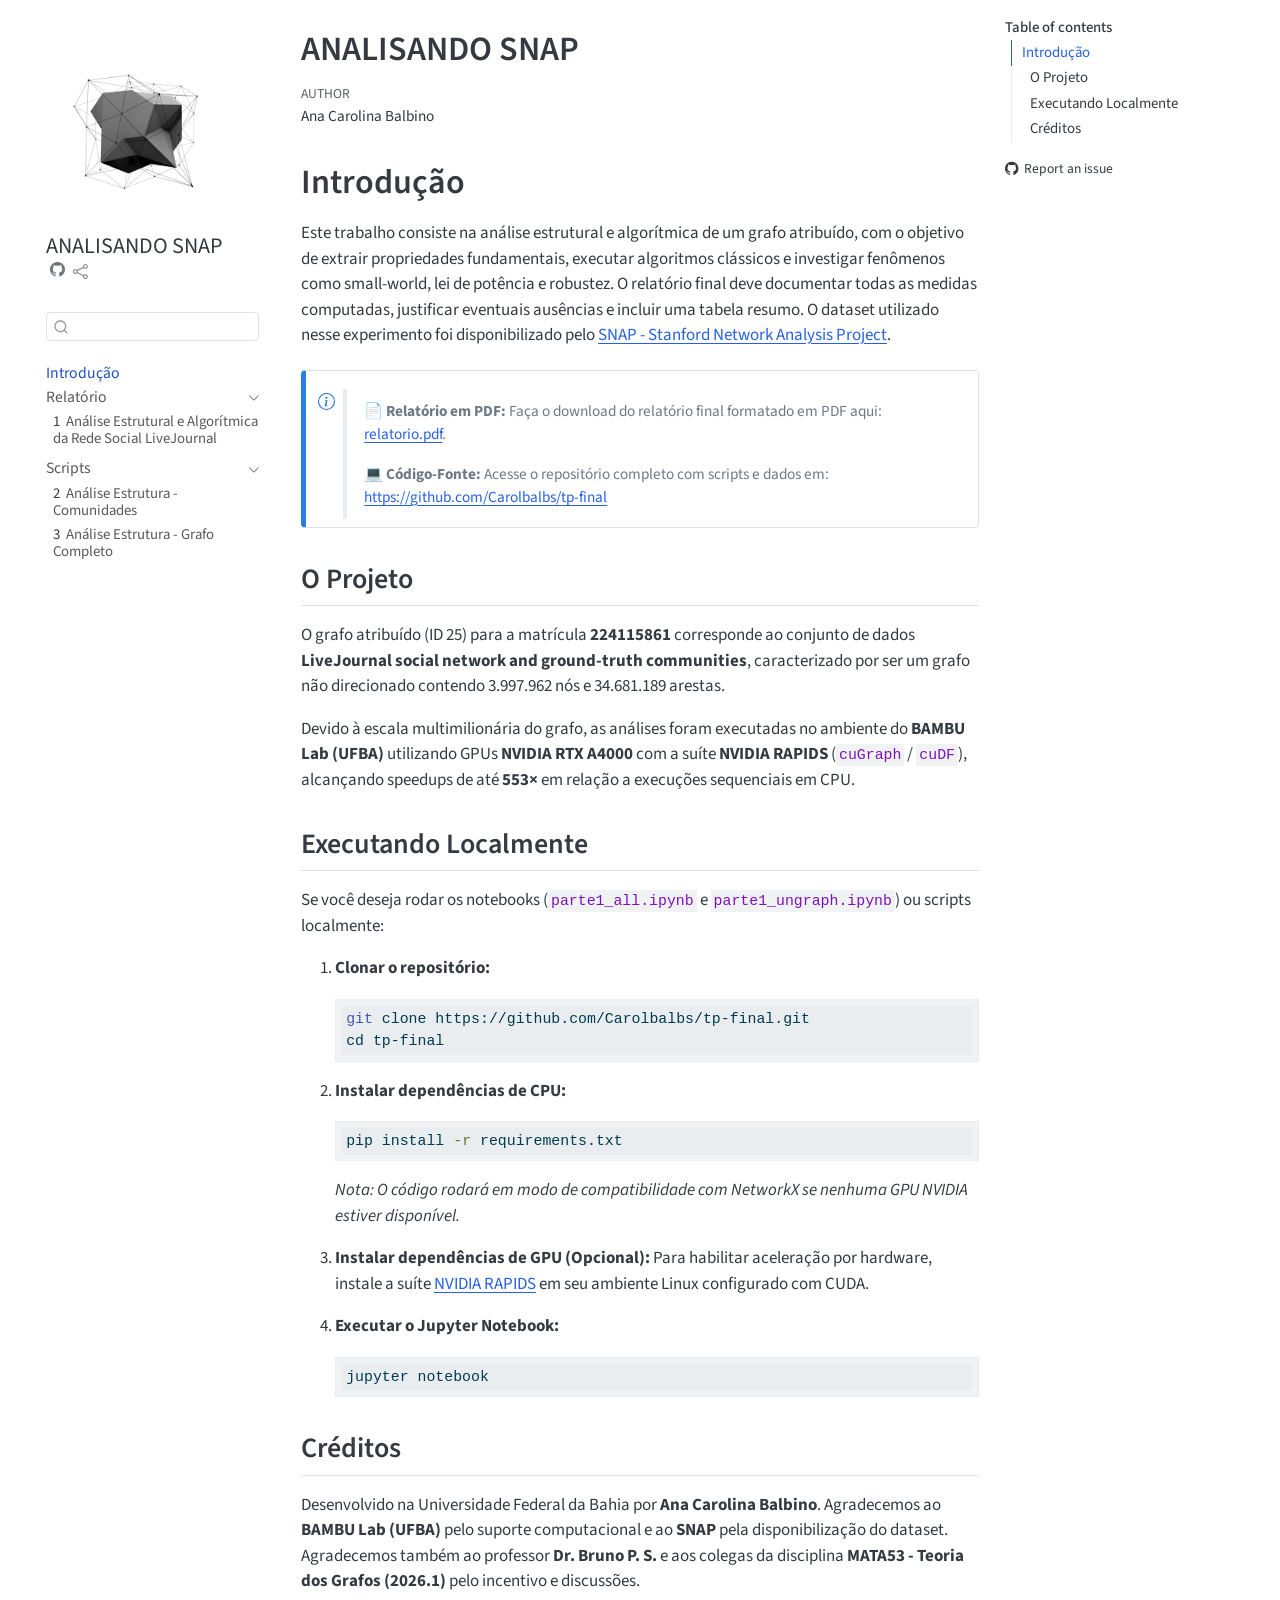
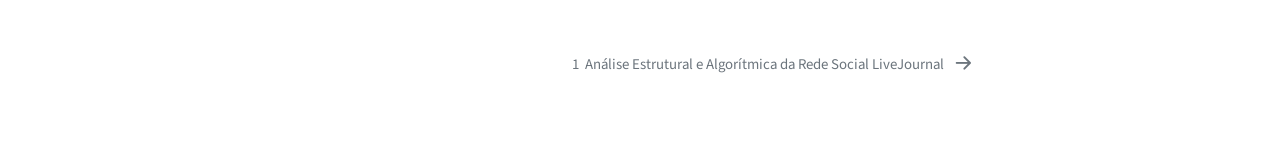
<file: docs/index.html>
<!DOCTYPE html>
<html xmlns="http://www.w3.org/1999/xhtml" lang="en" xml:lang="en"><head>

<meta charset="utf-8">
<meta name="generator" content="quarto-1.8.25">

<meta name="viewport" content="width=device-width, initial-scale=1.0, user-scalable=yes">

<meta name="author" content="Ana Carolina Balbino">

<title>ANALISANDO SNAP</title>
<style>
code{white-space: pre-wrap;}
span.smallcaps{font-variant: small-caps;}
div.columns{display: flex; gap: min(4vw, 1.5em);}
div.column{flex: auto; overflow-x: auto;}
div.hanging-indent{margin-left: 1.5em; text-indent: -1.5em;}
ul.task-list{list-style: none;}
ul.task-list li input[type="checkbox"] {
  width: 0.8em;
  margin: 0 0.8em 0.2em -1em; /* quarto-specific, see https://github.com/quarto-dev/quarto-cli/issues/4556 */ 
  vertical-align: middle;
}
/* CSS for syntax highlighting */
html { -webkit-text-size-adjust: 100%; }
pre > code.sourceCode { white-space: pre; position: relative; }
pre > code.sourceCode > span { display: inline-block; line-height: 1.25; }
pre > code.sourceCode > span:empty { height: 1.2em; }
.sourceCode { overflow: visible; }
code.sourceCode > span { color: inherit; text-decoration: inherit; }
div.sourceCode { margin: 1em 0; }
pre.sourceCode { margin: 0; }
@media screen {
div.sourceCode { overflow: auto; }
}
@media print {
pre > code.sourceCode { white-space: pre-wrap; }
pre > code.sourceCode > span { text-indent: -5em; padding-left: 5em; }
}
pre.numberSource code
  { counter-reset: source-line 0; }
pre.numberSource code > span
  { position: relative; left: -4em; counter-increment: source-line; }
pre.numberSource code > span > a:first-child::before
  { content: counter(source-line);
    position: relative; left: -1em; text-align: right; vertical-align: baseline;
    border: none; display: inline-block;
    -webkit-touch-callout: none; -webkit-user-select: none;
    -khtml-user-select: none; -moz-user-select: none;
    -ms-user-select: none; user-select: none;
    padding: 0 4px; width: 4em;
  }
pre.numberSource { margin-left: 3em;  padding-left: 4px; }
div.sourceCode
  {   }
@media screen {
pre > code.sourceCode > span > a:first-child::before { text-decoration: underline; }
}
</style>


<script src="site_libs/quarto-nav/quarto-nav.js"></script>
<script src="site_libs/quarto-nav/headroom.min.js"></script>
<script src="site_libs/clipboard/clipboard.min.js"></script>
<script src="site_libs/quarto-search/autocomplete.umd.js"></script>
<script src="site_libs/quarto-search/fuse.min.js"></script>
<script src="site_libs/quarto-search/quarto-search.js"></script>
<meta name="quarto:offset" content="./">
<link href="./paper.html" rel="next">
<script src="site_libs/quarto-html/quarto.js" type="module"></script>
<script src="site_libs/quarto-html/tabsets/tabsets.js" type="module"></script>
<script src="site_libs/quarto-html/axe/axe-check.js" type="module"></script>
<script src="site_libs/quarto-html/popper.min.js"></script>
<script src="site_libs/quarto-html/tippy.umd.min.js"></script>
<script src="site_libs/quarto-html/anchor.min.js"></script>
<link href="site_libs/quarto-html/tippy.css" rel="stylesheet">
<link href="site_libs/quarto-html/quarto-syntax-highlighting-7b89279ff1a6dce999919e0e67d4d9ec.css" rel="stylesheet" id="quarto-text-highlighting-styles">
<script src="site_libs/bootstrap/bootstrap.min.js"></script>
<link href="site_libs/bootstrap/bootstrap-icons.css" rel="stylesheet">
<link href="site_libs/bootstrap/bootstrap-d5729c49dff0e84c36458c7a28d2b019.min.css" rel="stylesheet" append-hash="true" id="quarto-bootstrap" data-mode="light">
<script id="quarto-search-options" type="application/json">{
  "location": "sidebar",
  "copy-button": false,
  "collapse-after": 3,
  "panel-placement": "start",
  "type": "textbox",
  "limit": 50,
  "keyboard-shortcut": [
    "f",
    "/",
    "s"
  ],
  "show-item-context": false,
  "language": {
    "search-no-results-text": "No results",
    "search-matching-documents-text": "matching documents",
    "search-copy-link-title": "Copy link to search",
    "search-hide-matches-text": "Hide additional matches",
    "search-more-match-text": "more match in this document",
    "search-more-matches-text": "more matches in this document",
    "search-clear-button-title": "Clear",
    "search-text-placeholder": "",
    "search-detached-cancel-button-title": "Cancel",
    "search-submit-button-title": "Submit",
    "search-label": "Search"
  }
}</script>


</head>

<body class="nav-sidebar floating quarto-light">

<div id="quarto-search-results"></div>
  <header id="quarto-header" class="headroom fixed-top">
  <nav class="quarto-secondary-nav">
    <div class="container-fluid d-flex">
      <button type="button" class="quarto-btn-toggle btn" data-bs-toggle="collapse" role="button" data-bs-target=".quarto-sidebar-collapse-item" aria-controls="quarto-sidebar" aria-expanded="false" aria-label="Toggle sidebar navigation" onclick="if (window.quartoToggleHeadroom) { window.quartoToggleHeadroom(); }">
        <i class="bi bi-layout-text-sidebar-reverse"></i>
      </button>
        <nav class="quarto-page-breadcrumbs" aria-label="breadcrumb"><ol class="breadcrumb"><li class="breadcrumb-item"><a href="./index.html">Introdução</a></li></ol></nav>
        <a class="flex-grow-1" role="navigation" data-bs-toggle="collapse" data-bs-target=".quarto-sidebar-collapse-item" aria-controls="quarto-sidebar" aria-expanded="false" aria-label="Toggle sidebar navigation" onclick="if (window.quartoToggleHeadroom) { window.quartoToggleHeadroom(); }">      
        </a>
      <button type="button" class="btn quarto-search-button" aria-label="Search" onclick="window.quartoOpenSearch();">
        <i class="bi bi-search"></i>
      </button>
    </div>
  </nav>
</header>
<!-- content -->
<div id="quarto-content" class="quarto-container page-columns page-rows-contents page-layout-article">
<!-- sidebar -->
  <nav id="quarto-sidebar" class="sidebar collapse collapse-horizontal quarto-sidebar-collapse-item sidebar-navigation floating overflow-auto">
    <div class="pt-lg-2 mt-2 text-left sidebar-header sidebar-header-stacked">
      <a href="./index.html" class="sidebar-logo-link">
      <img src="./grafos.gif" alt="" class="sidebar-logo light-content py-0 d-lg-inline d-none">
      <img src="./grafos.gif" alt="" class="sidebar-logo dark-content py-0 d-lg-inline d-none">
      </a>
    <div class="sidebar-title mb-0 py-0">
      <a href="./">ANALISANDO SNAP</a> 
        <div class="sidebar-tools-main">
    <a href="https://github.com/carolbalbs/tp-final" title="Source Code" class="quarto-navigation-tool px-1" aria-label="Source Code"><i class="bi bi-github"></i></a>
    <div class="dropdown">
      <a href="" title="Share" id="quarto-navigation-tool-dropdown-0" class="quarto-navigation-tool dropdown-toggle px-1" data-bs-toggle="dropdown" aria-expanded="false" role="link" aria-label="Share"><i class="bi bi-share"></i></a>
      <ul class="dropdown-menu" aria-labelledby="quarto-navigation-tool-dropdown-0">
          <li>
            <a class="dropdown-item sidebar-tools-main-item" href="https://twitter.com/intent/tweet?url=|url|">
              <i class="bi bi-twitter pe-1"></i>
            Twitter
            </a>
          </li>
          <li>
            <a class="dropdown-item sidebar-tools-main-item" href="https://www.linkedin.com/sharing/share-offsite/?url=|url|">
              <i class="bi bi-linkedin pe-1"></i>
            LinkedIn
            </a>
          </li>
      </ul>
    </div>
</div>
    </div>
      </div>
        <div class="mt-2 flex-shrink-0 align-items-center">
        <div class="sidebar-search">
        <div id="quarto-search" class="" title="Search"></div>
        </div>
        </div>
    <div class="sidebar-menu-container"> 
    <ul class="list-unstyled mt-1">
        <li class="sidebar-item">
  <div class="sidebar-item-container"> 
  <a href="./index.html" class="sidebar-item-text sidebar-link active">
 <span class="menu-text">Introdução</span></a>
  </div>
</li>
        <li class="sidebar-item sidebar-item-section">
      <div class="sidebar-item-container"> 
            <a class="sidebar-item-text sidebar-link text-start" data-bs-toggle="collapse" data-bs-target="#quarto-sidebar-section-1" role="navigation" aria-expanded="true">
 <span class="menu-text">Relatório</span></a>
          <a class="sidebar-item-toggle text-start" data-bs-toggle="collapse" data-bs-target="#quarto-sidebar-section-1" role="navigation" aria-expanded="true" aria-label="Toggle section">
            <i class="bi bi-chevron-right ms-2"></i>
          </a> 
      </div>
      <ul id="quarto-sidebar-section-1" class="collapse list-unstyled sidebar-section depth1 show">  
          <li class="sidebar-item">
  <div class="sidebar-item-container"> 
  <a href="./paper.html" class="sidebar-item-text sidebar-link">
 <span class="menu-text"><span class="chapter-number">1</span>&nbsp; <span class="chapter-title">Análise Estrutural e Algorítmica da Rede Social LiveJournal</span></span></a>
  </div>
</li>
      </ul>
  </li>
        <li class="sidebar-item sidebar-item-section">
      <div class="sidebar-item-container"> 
            <a class="sidebar-item-text sidebar-link text-start" data-bs-toggle="collapse" data-bs-target="#quarto-sidebar-section-2" role="navigation" aria-expanded="true">
 <span class="menu-text">Scripts</span></a>
          <a class="sidebar-item-toggle text-start" data-bs-toggle="collapse" data-bs-target="#quarto-sidebar-section-2" role="navigation" aria-expanded="true" aria-label="Toggle section">
            <i class="bi bi-chevron-right ms-2"></i>
          </a> 
      </div>
      <ul id="quarto-sidebar-section-2" class="collapse list-unstyled sidebar-section depth1 show">  
          <li class="sidebar-item">
  <div class="sidebar-item-container"> 
  <a href="./parte1_all.html" class="sidebar-item-text sidebar-link">
 <span class="menu-text"><span class="chapter-number">2</span>&nbsp; <span class="chapter-title">Análise Estrutura - Comunidades</span></span></a>
  </div>
</li>
          <li class="sidebar-item">
  <div class="sidebar-item-container"> 
  <a href="./parte1_ungraph.html" class="sidebar-item-text sidebar-link">
 <span class="menu-text"><span class="chapter-number">3</span>&nbsp; <span class="chapter-title">Análise Estrutura - Grafo Completo</span></span></a>
  </div>
</li>
      </ul>
  </li>
    </ul>
    </div>
</nav>
<div id="quarto-sidebar-glass" class="quarto-sidebar-collapse-item" data-bs-toggle="collapse" data-bs-target=".quarto-sidebar-collapse-item"></div>
<!-- margin-sidebar -->
    <div id="quarto-margin-sidebar" class="sidebar margin-sidebar">
        <nav id="TOC" role="doc-toc" class="toc-active">
    <h2 id="toc-title">Table of contents</h2>
   
  <ul>
  <li><a href="#introdução" id="toc-introdução" class="nav-link active" data-scroll-target="#introdução">Introdução</a>
  <ul class="collapse">
  <li><a href="#o-projeto" id="toc-o-projeto" class="nav-link" data-scroll-target="#o-projeto">O Projeto</a></li>
  <li><a href="#executando-localmente" id="toc-executando-localmente" class="nav-link" data-scroll-target="#executando-localmente">Executando Localmente</a></li>
  <li><a href="#créditos" id="toc-créditos" class="nav-link" data-scroll-target="#créditos">Créditos</a></li>
  </ul></li>
  </ul>
<div class="toc-actions"><ul><li><a href="https://github.com/carolbalbs/tp-final/issues/new" class="toc-action"><i class="bi bi-github"></i>Report an issue</a></li></ul></div></nav>
    </div>
<!-- main -->
<main class="content" id="quarto-document-content">

<header id="title-block-header" class="quarto-title-block default">
<div class="quarto-title">
<h1 class="title">ANALISANDO SNAP</h1>
</div>



<div class="quarto-title-meta">

    <div>
    <div class="quarto-title-meta-heading">Author</div>
    <div class="quarto-title-meta-contents">
             <p>Ana Carolina Balbino </p>
          </div>
  </div>
    
  
    
  </div>
  


</header>


<section id="introdução" class="level1 unnumbered">
<h1 class="unnumbered">Introdução</h1>
<p>Este trabalho consiste na análise estrutural e algorítmica de um grafo atribuído, com o objetivo de extrair propriedades fundamentais, executar algoritmos clássicos e investigar fenômenos como small‑world, lei de potência e robustez. O relatório final deve documentar todas as medidas computadas, justificar eventuais ausências e incluir uma tabela resumo. O dataset utilizado nesse experimento foi disponibilizado pelo <a href="https://snap.stanford.edu/index.html">SNAP - Stanford Network Analysis Project</a>.</p>
<div class="callout callout-style-simple callout-note">
<div class="callout-body d-flex">
<div class="callout-icon-container">
<i class="callout-icon"></i>
</div>
<div class="callout-body-container">
<blockquote class="blockquote">
<p>📄 <strong>Relatório em PDF:</strong> Faça o download do relatório final formatado em PDF aqui: <strong><a href="224115861.pdf">relatorio.pdf</a></strong>.</p>
<p>💻 <strong>Código-Fonte:</strong> Acesse o repositório completo com scripts e dados em: <strong><a href="https://github.com/Carolbalbs/tp-final" class="uri">https://github.com/Carolbalbs/tp-final</a></strong></p>
</blockquote>
</div>
</div>
</div>
<section id="o-projeto" class="level2">
<h2 class="anchored" data-anchor-id="o-projeto">O Projeto</h2>
<p>O grafo atribuído (ID 25) para a matrícula <strong>224115861</strong> corresponde ao conjunto de dados <strong>LiveJournal social network and ground-truth communities</strong>, caracterizado por ser um grafo não direcionado contendo 3.997.962 nós e 34.681.189 arestas.</p>
<p>Devido à escala multimilionária do grafo, as análises foram executadas no ambiente do <strong>BAMBU Lab (UFBA)</strong> utilizando GPUs <strong>NVIDIA RTX A4000</strong> com a suíte <strong>NVIDIA RAPIDS</strong> (<code>cuGraph</code> / <code>cuDF</code>), alcançando speedups de até <strong>553×</strong> em relação a execuções sequenciais em CPU.</p>
</section>
<section id="executando-localmente" class="level2">
<h2 class="anchored" data-anchor-id="executando-localmente">Executando Localmente</h2>
<p>Se você deseja rodar os notebooks (<code>parte1_all.ipynb</code> e <code>parte1_ungraph.ipynb</code>) ou scripts localmente:</p>
<ol type="1">
<li><p><strong>Clonar o repositório:</strong></p>
<div class="code-copy-outer-scaffold"><div class="sourceCode" id="cb1"><pre class="sourceCode bash code-with-copy"><code class="sourceCode bash"><span id="cb1-1"><a href="#cb1-1" aria-hidden="true" tabindex="-1"></a><span class="fu">git</span> clone https://github.com/Carolbalbs/tp-final.git</span>
<span id="cb1-2"><a href="#cb1-2" aria-hidden="true" tabindex="-1"></a><span class="bu">cd</span> tp-final</span></code></pre></div><button title="Copy to Clipboard" class="code-copy-button"><i class="bi"></i></button></div></li>
<li><p><strong>Instalar dependências de CPU:</strong></p>
<div class="code-copy-outer-scaffold"><div class="sourceCode" id="cb2"><pre class="sourceCode bash code-with-copy"><code class="sourceCode bash"><span id="cb2-1"><a href="#cb2-1" aria-hidden="true" tabindex="-1"></a><span class="ex">pip</span> install <span class="at">-r</span> requirements.txt</span></code></pre></div><button title="Copy to Clipboard" class="code-copy-button"><i class="bi"></i></button></div>
<p><em>Nota: O código rodará em modo de compatibilidade com NetworkX se nenhuma GPU NVIDIA estiver disponível.</em></p></li>
<li><p><strong>Instalar dependências de GPU (Opcional):</strong> Para habilitar aceleração por hardware, instale a suíte <a href="https://rapids.ai">NVIDIA RAPIDS</a> em seu ambiente Linux configurado com CUDA.</p></li>
<li><p><strong>Executar o Jupyter Notebook:</strong></p>
<div class="code-copy-outer-scaffold"><div class="sourceCode" id="cb3"><pre class="sourceCode bash code-with-copy"><code class="sourceCode bash"><span id="cb3-1"><a href="#cb3-1" aria-hidden="true" tabindex="-1"></a><span class="ex">jupyter</span> notebook</span></code></pre></div><button title="Copy to Clipboard" class="code-copy-button"><i class="bi"></i></button></div></li>
</ol>
</section>
<section id="créditos" class="level2">
<h2 class="anchored" data-anchor-id="créditos">Créditos</h2>
<p>Desenvolvido na Universidade Federal da Bahia por <strong>Ana Carolina Balbino</strong>. Agradecemos ao <strong>BAMBU Lab (UFBA)</strong> pelo suporte computacional e ao <strong>SNAP</strong> pela disponibilização do dataset. Agradecemos também ao professor <strong>Dr.&nbsp;Bruno P. S.</strong> e aos colegas da disciplina <strong>MATA53 - Teoria dos Grafos (2026.1)</strong> pelo incentivo e discussões.</p>


</section>
</section>

</main> <!-- /main -->
<script id="quarto-html-after-body" type="application/javascript">
  window.document.addEventListener("DOMContentLoaded", function (event) {
    const icon = "";
    const anchorJS = new window.AnchorJS();
    anchorJS.options = {
      placement: 'right',
      icon: icon
    };
    anchorJS.add('.anchored');
    const isCodeAnnotation = (el) => {
      for (const clz of el.classList) {
        if (clz.startsWith('code-annotation-')) {                     
          return true;
        }
      }
      return false;
    }
    const onCopySuccess = function(e) {
      // button target
      const button = e.trigger;
      // don't keep focus
      button.blur();
      // flash "checked"
      button.classList.add('code-copy-button-checked');
      var currentTitle = button.getAttribute("title");
      button.setAttribute("title", "Copied!");
      let tooltip;
      if (window.bootstrap) {
        button.setAttribute("data-bs-toggle", "tooltip");
        button.setAttribute("data-bs-placement", "left");
        button.setAttribute("data-bs-title", "Copied!");
        tooltip = new bootstrap.Tooltip(button, 
          { trigger: "manual", 
            customClass: "code-copy-button-tooltip",
            offset: [0, -8]});
        tooltip.show();    
      }
      setTimeout(function() {
        if (tooltip) {
          tooltip.hide();
          button.removeAttribute("data-bs-title");
          button.removeAttribute("data-bs-toggle");
          button.removeAttribute("data-bs-placement");
        }
        button.setAttribute("title", currentTitle);
        button.classList.remove('code-copy-button-checked');
      }, 1000);
      // clear code selection
      e.clearSelection();
    }
    const getTextToCopy = function(trigger) {
      const outerScaffold = trigger.parentElement.cloneNode(true);
      const codeEl = outerScaffold.querySelector('code');
      for (const childEl of codeEl.children) {
        if (isCodeAnnotation(childEl)) {
          childEl.remove();
        }
      }
      return codeEl.innerText;
    }
    const clipboard = new window.ClipboardJS('.code-copy-button:not([data-in-quarto-modal])', {
      text: getTextToCopy
    });
    clipboard.on('success', onCopySuccess);
    if (window.document.getElementById('quarto-embedded-source-code-modal')) {
      const clipboardModal = new window.ClipboardJS('.code-copy-button[data-in-quarto-modal]', {
        text: getTextToCopy,
        container: window.document.getElementById('quarto-embedded-source-code-modal')
      });
      clipboardModal.on('success', onCopySuccess);
    }
      var localhostRegex = new RegExp(/^(?:http|https):\/\/localhost\:?[0-9]*\//);
      var mailtoRegex = new RegExp(/^mailto:/);
        var filterRegex = new RegExp('/' + window.location.host + '/');
      var isInternal = (href) => {
          return filterRegex.test(href) || localhostRegex.test(href) || mailtoRegex.test(href);
      }
      // Inspect non-navigation links and adorn them if external
     var links = window.document.querySelectorAll('a[href]:not(.nav-link):not(.navbar-brand):not(.toc-action):not(.sidebar-link):not(.sidebar-item-toggle):not(.pagination-link):not(.no-external):not([aria-hidden]):not(.dropdown-item):not(.quarto-navigation-tool):not(.about-link)');
      for (var i=0; i<links.length; i++) {
        const link = links[i];
        if (!isInternal(link.href)) {
          // undo the damage that might have been done by quarto-nav.js in the case of
          // links that we want to consider external
          if (link.dataset.originalHref !== undefined) {
            link.href = link.dataset.originalHref;
          }
        }
      }
    function tippyHover(el, contentFn, onTriggerFn, onUntriggerFn) {
      const config = {
        allowHTML: true,
        maxWidth: 500,
        delay: 100,
        arrow: false,
        appendTo: function(el) {
            return el.parentElement;
        },
        interactive: true,
        interactiveBorder: 10,
        theme: 'quarto',
        placement: 'bottom-start',
      };
      if (contentFn) {
        config.content = contentFn;
      }
      if (onTriggerFn) {
        config.onTrigger = onTriggerFn;
      }
      if (onUntriggerFn) {
        config.onUntrigger = onUntriggerFn;
      }
      window.tippy(el, config); 
    }
    const noterefs = window.document.querySelectorAll('a[role="doc-noteref"]');
    for (var i=0; i<noterefs.length; i++) {
      const ref = noterefs[i];
      tippyHover(ref, function() {
        // use id or data attribute instead here
        let href = ref.getAttribute('data-footnote-href') || ref.getAttribute('href');
        try { href = new URL(href).hash; } catch {}
        const id = href.replace(/^#\/?/, "");
        const note = window.document.getElementById(id);
        if (note) {
          return note.innerHTML;
        } else {
          return "";
        }
      });
    }
    const xrefs = window.document.querySelectorAll('a.quarto-xref');
    const processXRef = (id, note) => {
      // Strip column container classes
      const stripColumnClz = (el) => {
        el.classList.remove("page-full", "page-columns");
        if (el.children) {
          for (const child of el.children) {
            stripColumnClz(child);
          }
        }
      }
      stripColumnClz(note)
      if (id === null || id.startsWith('sec-')) {
        // Special case sections, only their first couple elements
        const container = document.createElement("div");
        if (note.children && note.children.length > 2) {
          container.appendChild(note.children[0].cloneNode(true));
          for (let i = 1; i < note.children.length; i++) {
            const child = note.children[i];
            if (child.tagName === "P" && child.innerText === "") {
              continue;
            } else {
              container.appendChild(child.cloneNode(true));
              break;
            }
          }
          if (window.Quarto?.typesetMath) {
            window.Quarto.typesetMath(container);
          }
          return container.innerHTML
        } else {
          if (window.Quarto?.typesetMath) {
            window.Quarto.typesetMath(note);
          }
          return note.innerHTML;
        }
      } else {
        // Remove any anchor links if they are present
        const anchorLink = note.querySelector('a.anchorjs-link');
        if (anchorLink) {
          anchorLink.remove();
        }
        if (window.Quarto?.typesetMath) {
          window.Quarto.typesetMath(note);
        }
        if (note.classList.contains("callout")) {
          return note.outerHTML;
        } else {
          return note.innerHTML;
        }
      }
    }
    for (var i=0; i<xrefs.length; i++) {
      const xref = xrefs[i];
      tippyHover(xref, undefined, function(instance) {
        instance.disable();
        let url = xref.getAttribute('href');
        let hash = undefined; 
        if (url.startsWith('#')) {
          hash = url;
        } else {
          try { hash = new URL(url).hash; } catch {}
        }
        if (hash) {
          const id = hash.replace(/^#\/?/, "");
          const note = window.document.getElementById(id);
          if (note !== null) {
            try {
              const html = processXRef(id, note.cloneNode(true));
              instance.setContent(html);
            } finally {
              instance.enable();
              instance.show();
            }
          } else {
            // See if we can fetch this
            fetch(url.split('#')[0])
            .then(res => res.text())
            .then(html => {
              const parser = new DOMParser();
              const htmlDoc = parser.parseFromString(html, "text/html");
              const note = htmlDoc.getElementById(id);
              if (note !== null) {
                const html = processXRef(id, note);
                instance.setContent(html);
              } 
            }).finally(() => {
              instance.enable();
              instance.show();
            });
          }
        } else {
          // See if we can fetch a full url (with no hash to target)
          // This is a special case and we should probably do some content thinning / targeting
          fetch(url)
          .then(res => res.text())
          .then(html => {
            const parser = new DOMParser();
            const htmlDoc = parser.parseFromString(html, "text/html");
            const note = htmlDoc.querySelector('main.content');
            if (note !== null) {
              // This should only happen for chapter cross references
              // (since there is no id in the URL)
              // remove the first header
              if (note.children.length > 0 && note.children[0].tagName === "HEADER") {
                note.children[0].remove();
              }
              const html = processXRef(null, note);
              instance.setContent(html);
            } 
          }).finally(() => {
            instance.enable();
            instance.show();
          });
        }
      }, function(instance) {
      });
    }
        let selectedAnnoteEl;
        const selectorForAnnotation = ( cell, annotation) => {
          let cellAttr = 'data-code-cell="' + cell + '"';
          let lineAttr = 'data-code-annotation="' +  annotation + '"';
          const selector = 'span[' + cellAttr + '][' + lineAttr + ']';
          return selector;
        }
        const selectCodeLines = (annoteEl) => {
          const doc = window.document;
          const targetCell = annoteEl.getAttribute("data-target-cell");
          const targetAnnotation = annoteEl.getAttribute("data-target-annotation");
          const annoteSpan = window.document.querySelector(selectorForAnnotation(targetCell, targetAnnotation));
          const lines = annoteSpan.getAttribute("data-code-lines").split(",");
          const lineIds = lines.map((line) => {
            return targetCell + "-" + line;
          })
          let top = null;
          let height = null;
          let parent = null;
          if (lineIds.length > 0) {
              //compute the position of the single el (top and bottom and make a div)
              const el = window.document.getElementById(lineIds[0]);
              top = el.offsetTop;
              height = el.offsetHeight;
              parent = el.parentElement.parentElement;
            if (lineIds.length > 1) {
              const lastEl = window.document.getElementById(lineIds[lineIds.length - 1]);
              const bottom = lastEl.offsetTop + lastEl.offsetHeight;
              height = bottom - top;
            }
            if (top !== null && height !== null && parent !== null) {
              // cook up a div (if necessary) and position it 
              let div = window.document.getElementById("code-annotation-line-highlight");
              if (div === null) {
                div = window.document.createElement("div");
                div.setAttribute("id", "code-annotation-line-highlight");
                div.style.position = 'absolute';
                parent.appendChild(div);
              }
              div.style.top = top - 2 + "px";
              div.style.height = height + 4 + "px";
              div.style.left = 0;
              let gutterDiv = window.document.getElementById("code-annotation-line-highlight-gutter");
              if (gutterDiv === null) {
                gutterDiv = window.document.createElement("div");
                gutterDiv.setAttribute("id", "code-annotation-line-highlight-gutter");
                gutterDiv.style.position = 'absolute';
                const codeCell = window.document.getElementById(targetCell);
                const gutter = codeCell.querySelector('.code-annotation-gutter');
                gutter.appendChild(gutterDiv);
              }
              gutterDiv.style.top = top - 2 + "px";
              gutterDiv.style.height = height + 4 + "px";
            }
            selectedAnnoteEl = annoteEl;
          }
        };
        const unselectCodeLines = () => {
          const elementsIds = ["code-annotation-line-highlight", "code-annotation-line-highlight-gutter"];
          elementsIds.forEach((elId) => {
            const div = window.document.getElementById(elId);
            if (div) {
              div.remove();
            }
          });
          selectedAnnoteEl = undefined;
        };
          // Handle positioning of the toggle
      window.addEventListener(
        "resize",
        throttle(() => {
          elRect = undefined;
          if (selectedAnnoteEl) {
            selectCodeLines(selectedAnnoteEl);
          }
        }, 10)
      );
      function throttle(fn, ms) {
      let throttle = false;
      let timer;
        return (...args) => {
          if(!throttle) { // first call gets through
              fn.apply(this, args);
              throttle = true;
          } else { // all the others get throttled
              if(timer) clearTimeout(timer); // cancel #2
              timer = setTimeout(() => {
                fn.apply(this, args);
                timer = throttle = false;
              }, ms);
          }
        };
      }
        // Attach click handler to the DT
        const annoteDls = window.document.querySelectorAll('dt[data-target-cell]');
        for (const annoteDlNode of annoteDls) {
          annoteDlNode.addEventListener('click', (event) => {
            const clickedEl = event.target;
            if (clickedEl !== selectedAnnoteEl) {
              unselectCodeLines();
              const activeEl = window.document.querySelector('dt[data-target-cell].code-annotation-active');
              if (activeEl) {
                activeEl.classList.remove('code-annotation-active');
              }
              selectCodeLines(clickedEl);
              clickedEl.classList.add('code-annotation-active');
            } else {
              // Unselect the line
              unselectCodeLines();
              clickedEl.classList.remove('code-annotation-active');
            }
          });
        }
    const findCites = (el) => {
      const parentEl = el.parentElement;
      if (parentEl) {
        const cites = parentEl.dataset.cites;
        if (cites) {
          return {
            el,
            cites: cites.split(' ')
          };
        } else {
          return findCites(el.parentElement)
        }
      } else {
        return undefined;
      }
    };
    var bibliorefs = window.document.querySelectorAll('a[role="doc-biblioref"]');
    for (var i=0; i<bibliorefs.length; i++) {
      const ref = bibliorefs[i];
      const citeInfo = findCites(ref);
      if (citeInfo) {
        tippyHover(citeInfo.el, function() {
          var popup = window.document.createElement('div');
          citeInfo.cites.forEach(function(cite) {
            var citeDiv = window.document.createElement('div');
            citeDiv.classList.add('hanging-indent');
            citeDiv.classList.add('csl-entry');
            var biblioDiv = window.document.getElementById('ref-' + cite);
            if (biblioDiv) {
              citeDiv.innerHTML = biblioDiv.innerHTML;
            }
            popup.appendChild(citeDiv);
          });
          return popup.innerHTML;
        });
      }
    }
  });
  </script>
<nav class="page-navigation">
  <div class="nav-page nav-page-previous">
  </div>
  <div class="nav-page nav-page-next">
      <a href="./paper.html" class="pagination-link" aria-label="Análise Estrutural e Algorítmica da Rede Social LiveJournal">
        <span class="nav-page-text"><span class="chapter-number">1</span>&nbsp; <span class="chapter-title">Análise Estrutural e Algorítmica da Rede Social LiveJournal</span></span> <i class="bi bi-arrow-right-short"></i>
      </a>
  </div>
</nav>
</div> <!-- /content -->




<footer class="footer"><div class="nav-footer"><div class="nav-footer-center"><div class="toc-actions d-sm-block d-md-none"><ul><li><a href="https://github.com/carolbalbs/tp-final/issues/new" class="toc-action"><i class="bi bi-github"></i>Report an issue</a></li></ul></div></div></div></footer></body></html>
</file>
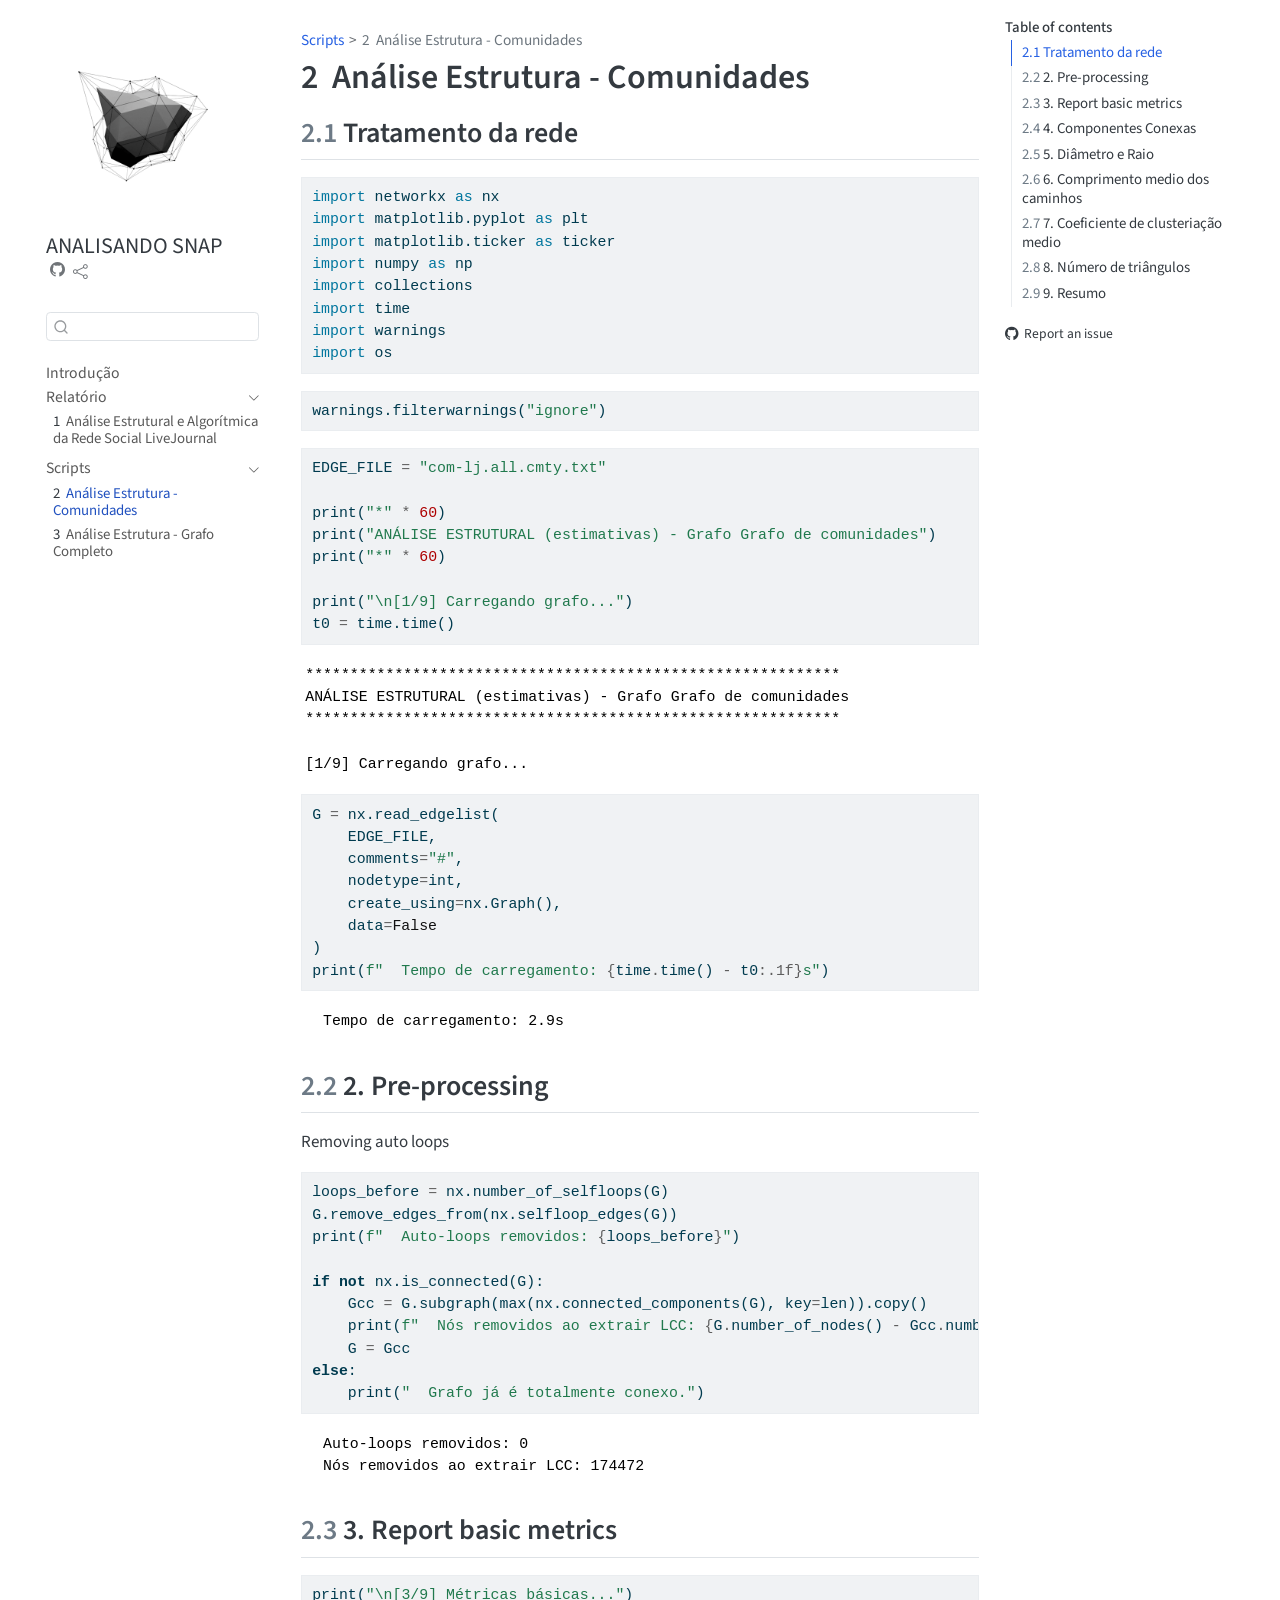
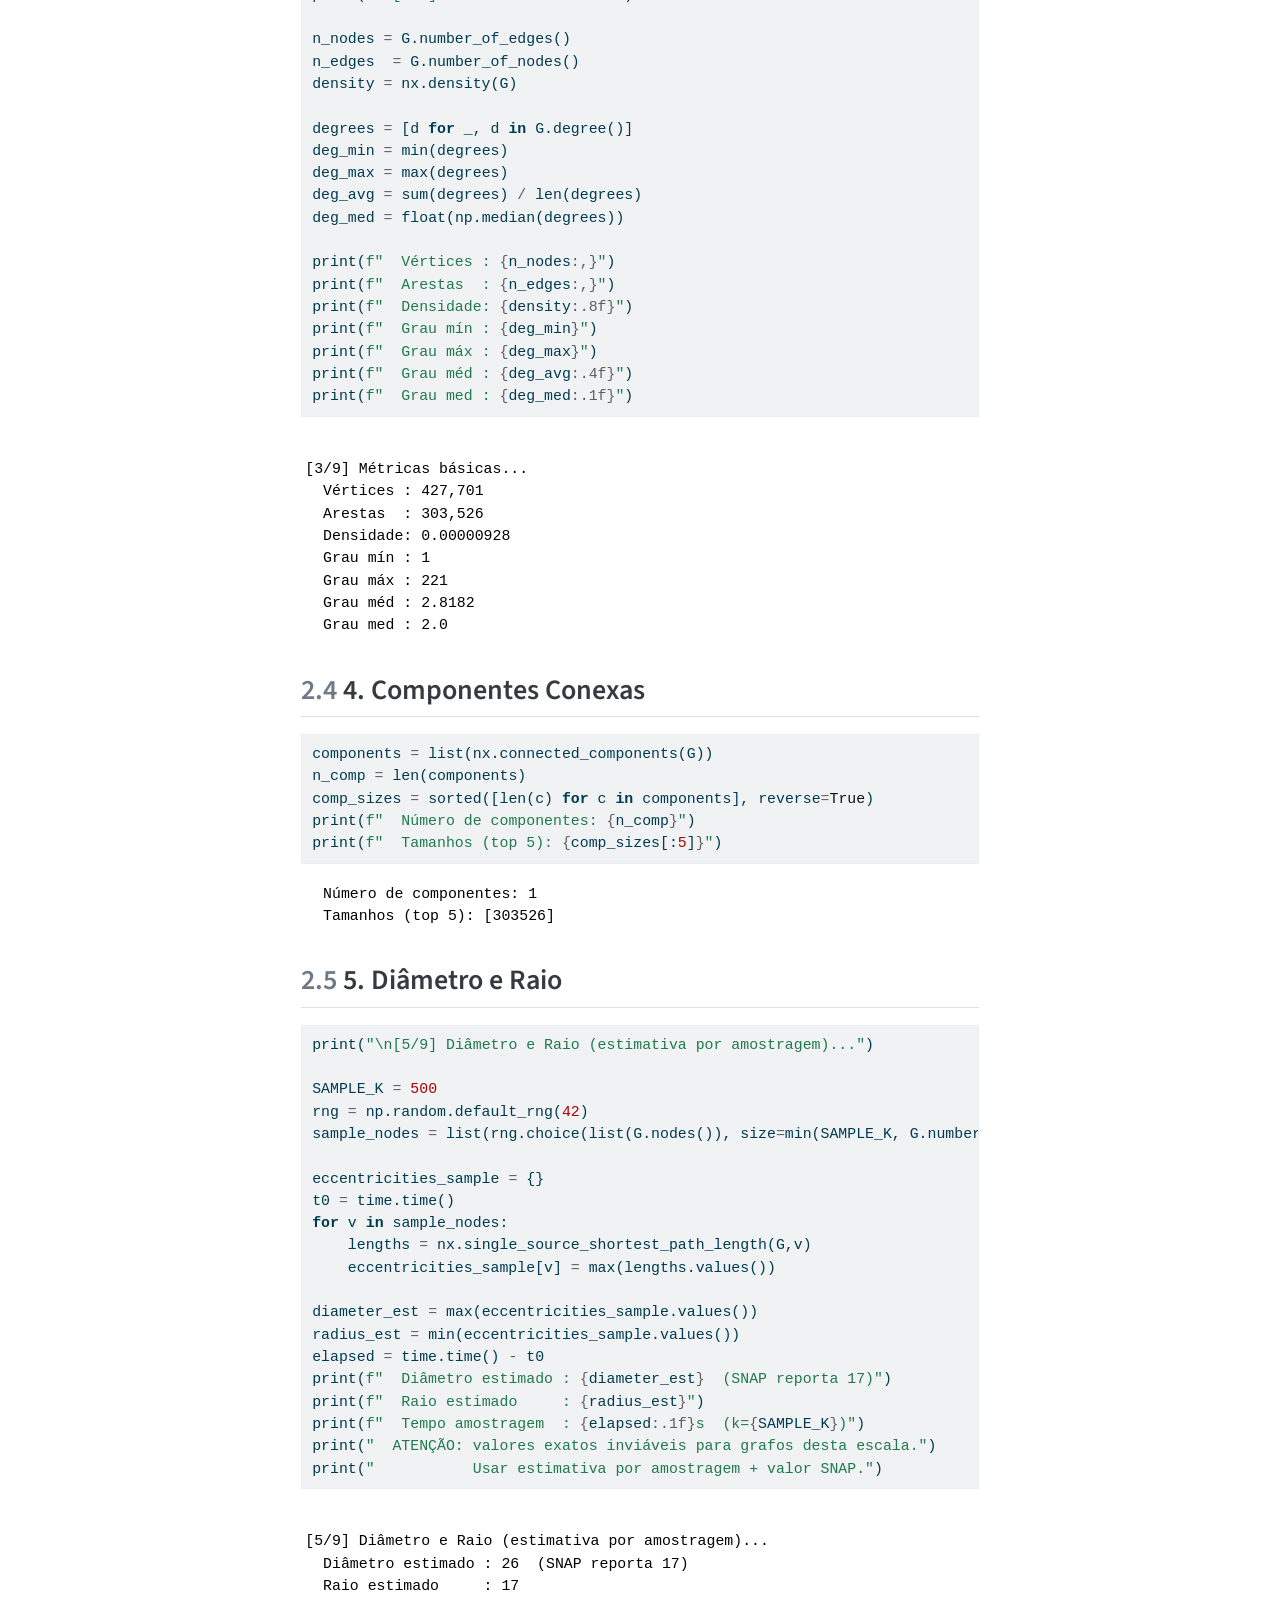
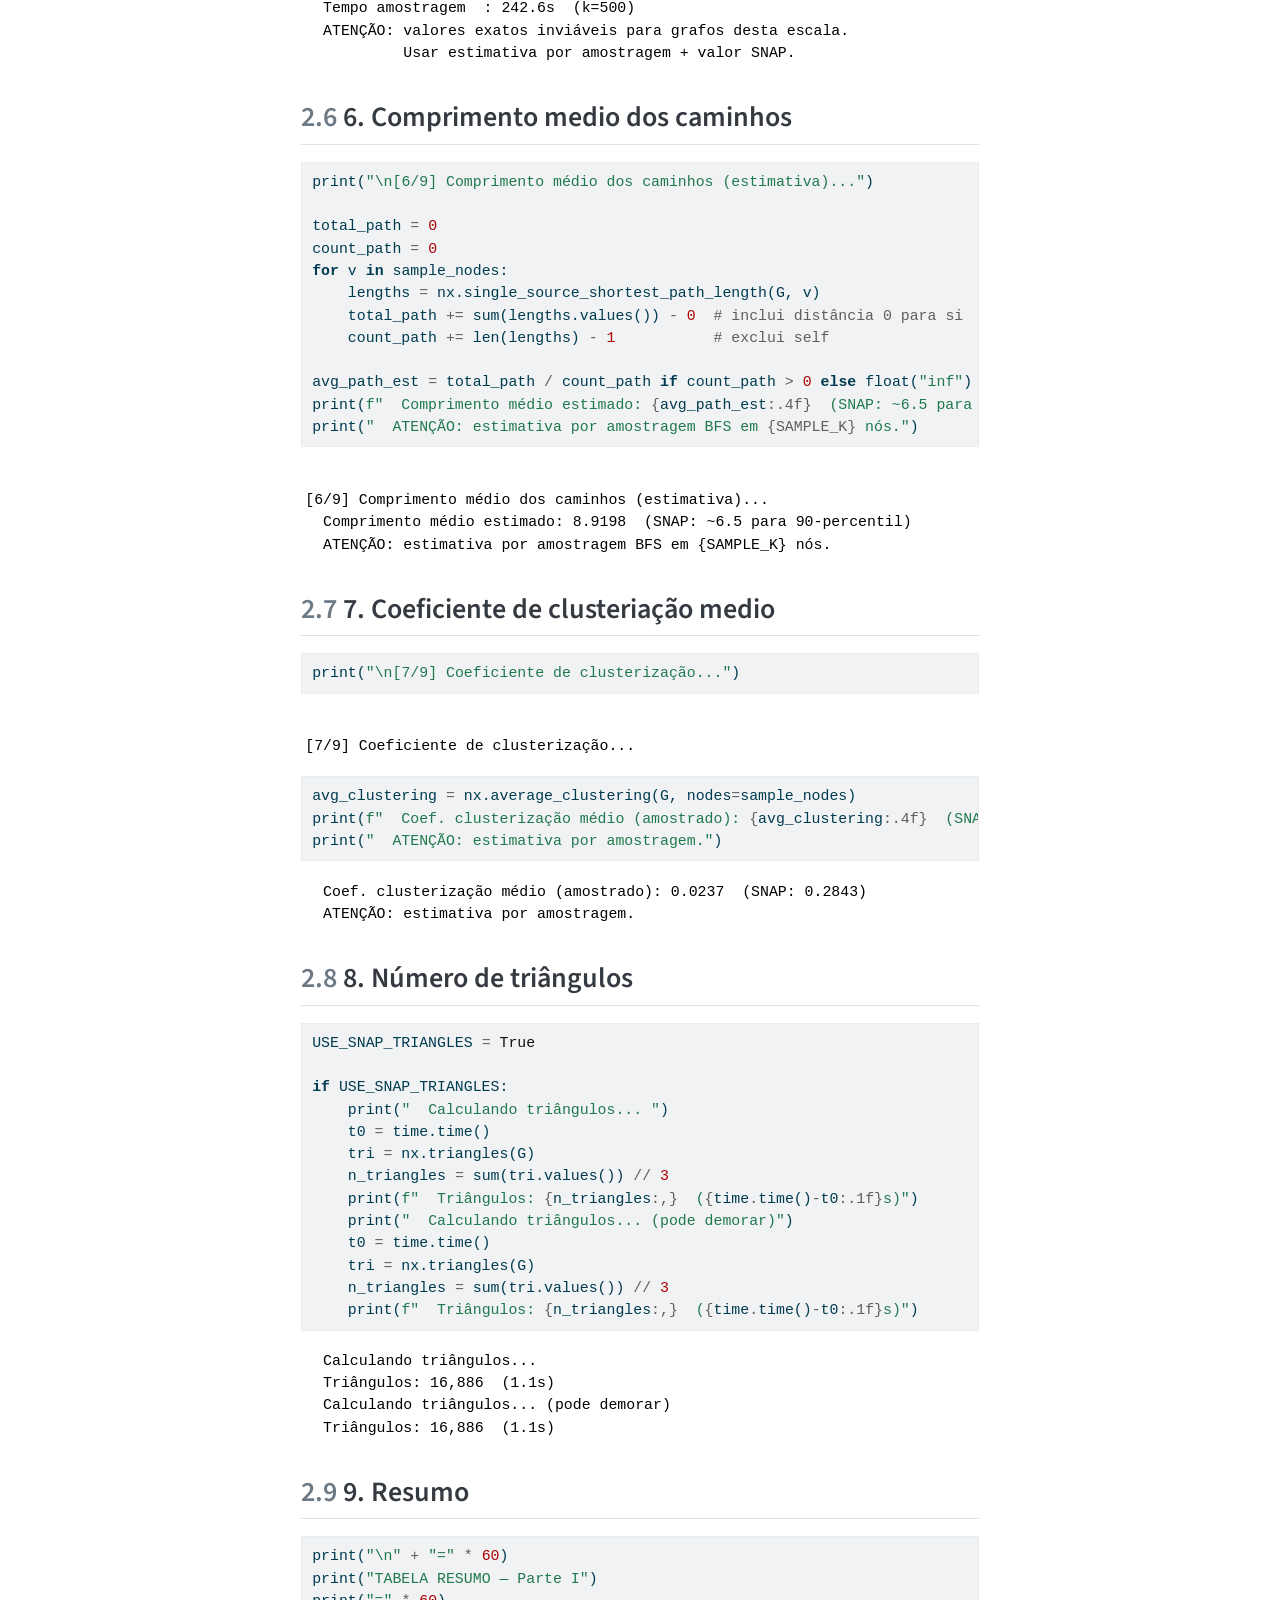
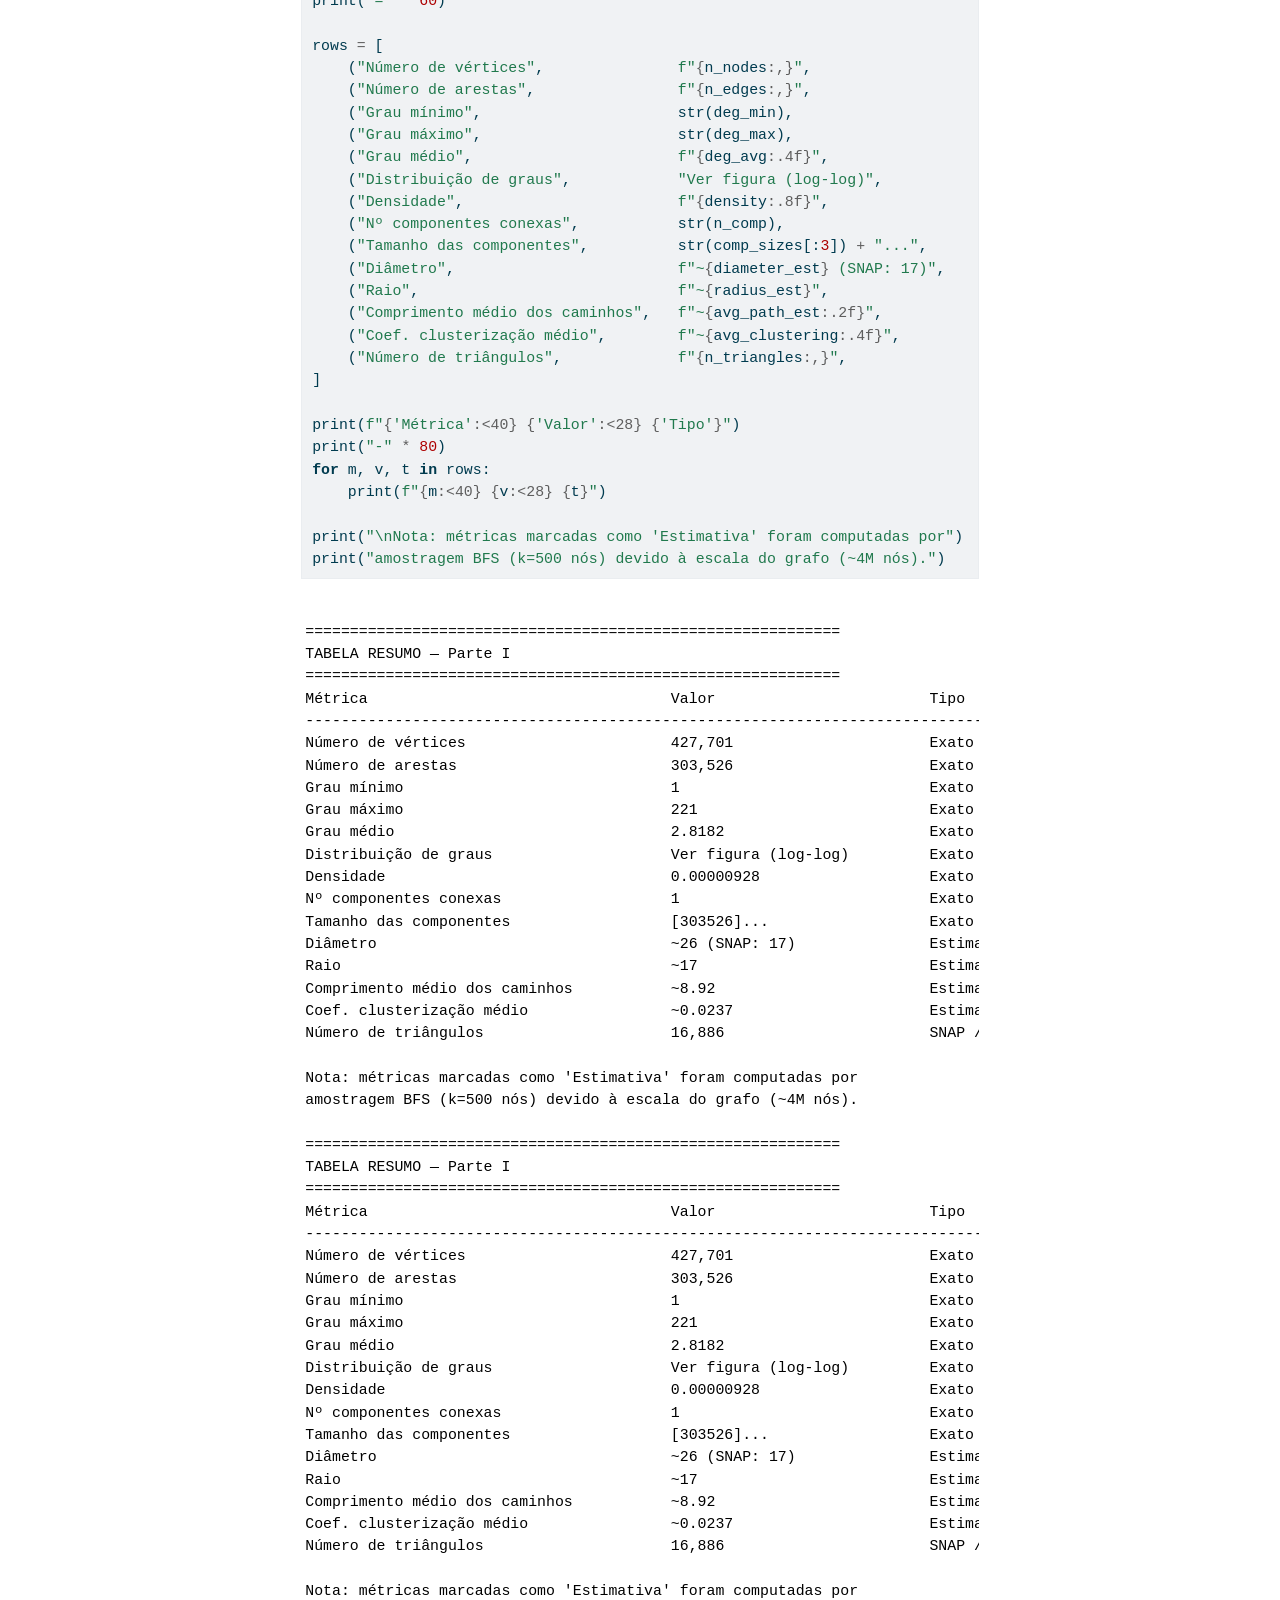
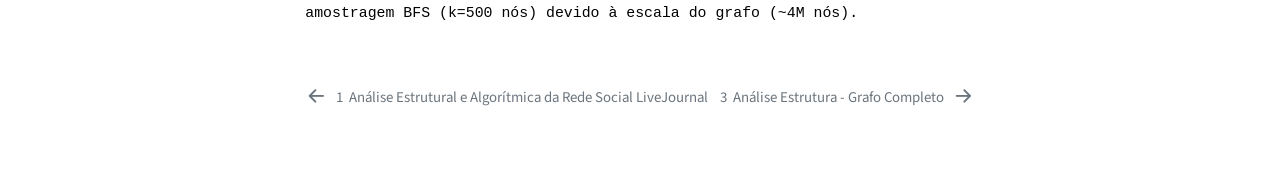
<file: docs/parte1_all.html>
<!DOCTYPE html>
<html xmlns="http://www.w3.org/1999/xhtml" lang="en" xml:lang="en"><head>

<meta charset="utf-8">
<meta name="generator" content="quarto-1.8.25">

<meta name="viewport" content="width=device-width, initial-scale=1.0, user-scalable=yes">


<title>2&nbsp; Análise Estrutura - Comunidades – ANALISANDO SNAP</title>
<style>
code{white-space: pre-wrap;}
span.smallcaps{font-variant: small-caps;}
div.columns{display: flex; gap: min(4vw, 1.5em);}
div.column{flex: auto; overflow-x: auto;}
div.hanging-indent{margin-left: 1.5em; text-indent: -1.5em;}
ul.task-list{list-style: none;}
ul.task-list li input[type="checkbox"] {
  width: 0.8em;
  margin: 0 0.8em 0.2em -1em; /* quarto-specific, see https://github.com/quarto-dev/quarto-cli/issues/4556 */ 
  vertical-align: middle;
}
/* CSS for syntax highlighting */
html { -webkit-text-size-adjust: 100%; }
pre > code.sourceCode { white-space: pre; position: relative; }
pre > code.sourceCode > span { display: inline-block; line-height: 1.25; }
pre > code.sourceCode > span:empty { height: 1.2em; }
.sourceCode { overflow: visible; }
code.sourceCode > span { color: inherit; text-decoration: inherit; }
div.sourceCode { margin: 1em 0; }
pre.sourceCode { margin: 0; }
@media screen {
div.sourceCode { overflow: auto; }
}
@media print {
pre > code.sourceCode { white-space: pre-wrap; }
pre > code.sourceCode > span { text-indent: -5em; padding-left: 5em; }
}
pre.numberSource code
  { counter-reset: source-line 0; }
pre.numberSource code > span
  { position: relative; left: -4em; counter-increment: source-line; }
pre.numberSource code > span > a:first-child::before
  { content: counter(source-line);
    position: relative; left: -1em; text-align: right; vertical-align: baseline;
    border: none; display: inline-block;
    -webkit-touch-callout: none; -webkit-user-select: none;
    -khtml-user-select: none; -moz-user-select: none;
    -ms-user-select: none; user-select: none;
    padding: 0 4px; width: 4em;
  }
pre.numberSource { margin-left: 3em;  padding-left: 4px; }
div.sourceCode
  {   }
@media screen {
pre > code.sourceCode > span > a:first-child::before { text-decoration: underline; }
}
</style>


<script src="site_libs/quarto-nav/quarto-nav.js"></script>
<script src="site_libs/quarto-nav/headroom.min.js"></script>
<script src="site_libs/clipboard/clipboard.min.js"></script>
<script src="site_libs/quarto-search/autocomplete.umd.js"></script>
<script src="site_libs/quarto-search/fuse.min.js"></script>
<script src="site_libs/quarto-search/quarto-search.js"></script>
<meta name="quarto:offset" content="./">
<link href="./parte1_ungraph.html" rel="next">
<link href="./paper.html" rel="prev">
<script src="site_libs/quarto-html/quarto.js" type="module"></script>
<script src="site_libs/quarto-html/tabsets/tabsets.js" type="module"></script>
<script src="site_libs/quarto-html/axe/axe-check.js" type="module"></script>
<script src="site_libs/quarto-html/popper.min.js"></script>
<script src="site_libs/quarto-html/tippy.umd.min.js"></script>
<script src="site_libs/quarto-html/anchor.min.js"></script>
<link href="site_libs/quarto-html/tippy.css" rel="stylesheet">
<link href="site_libs/quarto-html/quarto-syntax-highlighting-7b89279ff1a6dce999919e0e67d4d9ec.css" rel="stylesheet" id="quarto-text-highlighting-styles">
<script src="site_libs/bootstrap/bootstrap.min.js"></script>
<link href="site_libs/bootstrap/bootstrap-icons.css" rel="stylesheet">
<link href="site_libs/bootstrap/bootstrap-d5729c49dff0e84c36458c7a28d2b019.min.css" rel="stylesheet" append-hash="true" id="quarto-bootstrap" data-mode="light">
<script id="quarto-search-options" type="application/json">{
  "location": "sidebar",
  "copy-button": false,
  "collapse-after": 3,
  "panel-placement": "start",
  "type": "textbox",
  "limit": 50,
  "keyboard-shortcut": [
    "f",
    "/",
    "s"
  ],
  "show-item-context": false,
  "language": {
    "search-no-results-text": "No results",
    "search-matching-documents-text": "matching documents",
    "search-copy-link-title": "Copy link to search",
    "search-hide-matches-text": "Hide additional matches",
    "search-more-match-text": "more match in this document",
    "search-more-matches-text": "more matches in this document",
    "search-clear-button-title": "Clear",
    "search-text-placeholder": "",
    "search-detached-cancel-button-title": "Cancel",
    "search-submit-button-title": "Submit",
    "search-label": "Search"
  }
}</script>


</head>

<body class="nav-sidebar floating quarto-light">

<div id="quarto-search-results"></div>
  <header id="quarto-header" class="headroom fixed-top">
  <nav class="quarto-secondary-nav">
    <div class="container-fluid d-flex">
      <button type="button" class="quarto-btn-toggle btn" data-bs-toggle="collapse" role="button" data-bs-target=".quarto-sidebar-collapse-item" aria-controls="quarto-sidebar" aria-expanded="false" aria-label="Toggle sidebar navigation" onclick="if (window.quartoToggleHeadroom) { window.quartoToggleHeadroom(); }">
        <i class="bi bi-layout-text-sidebar-reverse"></i>
      </button>
        <nav class="quarto-page-breadcrumbs" aria-label="breadcrumb"><ol class="breadcrumb"><li class="breadcrumb-item"><a href="./parte1_all.html">Scripts</a></li><li class="breadcrumb-item"><a href="./parte1_all.html"><span class="chapter-number">2</span>&nbsp; <span class="chapter-title">Análise Estrutura - Comunidades</span></a></li></ol></nav>
        <a class="flex-grow-1" role="navigation" data-bs-toggle="collapse" data-bs-target=".quarto-sidebar-collapse-item" aria-controls="quarto-sidebar" aria-expanded="false" aria-label="Toggle sidebar navigation" onclick="if (window.quartoToggleHeadroom) { window.quartoToggleHeadroom(); }">      
        </a>
      <button type="button" class="btn quarto-search-button" aria-label="Search" onclick="window.quartoOpenSearch();">
        <i class="bi bi-search"></i>
      </button>
    </div>
  </nav>
</header>
<!-- content -->
<div id="quarto-content" class="quarto-container page-columns page-rows-contents page-layout-article">
<!-- sidebar -->
  <nav id="quarto-sidebar" class="sidebar collapse collapse-horizontal quarto-sidebar-collapse-item sidebar-navigation floating overflow-auto">
    <div class="pt-lg-2 mt-2 text-left sidebar-header sidebar-header-stacked">
      <a href="./index.html" class="sidebar-logo-link">
      <img src="./grafos.gif" alt="" class="sidebar-logo light-content py-0 d-lg-inline d-none">
      <img src="./grafos.gif" alt="" class="sidebar-logo dark-content py-0 d-lg-inline d-none">
      </a>
    <div class="sidebar-title mb-0 py-0">
      <a href="./">ANALISANDO SNAP</a> 
        <div class="sidebar-tools-main">
    <a href="https://github.com/carolbalbs/tp-final" title="Source Code" class="quarto-navigation-tool px-1" aria-label="Source Code"><i class="bi bi-github"></i></a>
    <div class="dropdown">
      <a href="" title="Share" id="quarto-navigation-tool-dropdown-0" class="quarto-navigation-tool dropdown-toggle px-1" data-bs-toggle="dropdown" aria-expanded="false" role="link" aria-label="Share"><i class="bi bi-share"></i></a>
      <ul class="dropdown-menu" aria-labelledby="quarto-navigation-tool-dropdown-0">
          <li>
            <a class="dropdown-item sidebar-tools-main-item" href="https://twitter.com/intent/tweet?url=|url|">
              <i class="bi bi-twitter pe-1"></i>
            Twitter
            </a>
          </li>
          <li>
            <a class="dropdown-item sidebar-tools-main-item" href="https://www.linkedin.com/sharing/share-offsite/?url=|url|">
              <i class="bi bi-linkedin pe-1"></i>
            LinkedIn
            </a>
          </li>
      </ul>
    </div>
</div>
    </div>
      </div>
        <div class="mt-2 flex-shrink-0 align-items-center">
        <div class="sidebar-search">
        <div id="quarto-search" class="" title="Search"></div>
        </div>
        </div>
    <div class="sidebar-menu-container"> 
    <ul class="list-unstyled mt-1">
        <li class="sidebar-item">
  <div class="sidebar-item-container"> 
  <a href="./index.html" class="sidebar-item-text sidebar-link">
 <span class="menu-text">Introdução</span></a>
  </div>
</li>
        <li class="sidebar-item sidebar-item-section">
      <div class="sidebar-item-container"> 
            <a class="sidebar-item-text sidebar-link text-start" data-bs-toggle="collapse" data-bs-target="#quarto-sidebar-section-1" role="navigation" aria-expanded="true">
 <span class="menu-text">Relatório</span></a>
          <a class="sidebar-item-toggle text-start" data-bs-toggle="collapse" data-bs-target="#quarto-sidebar-section-1" role="navigation" aria-expanded="true" aria-label="Toggle section">
            <i class="bi bi-chevron-right ms-2"></i>
          </a> 
      </div>
      <ul id="quarto-sidebar-section-1" class="collapse list-unstyled sidebar-section depth1 show">  
          <li class="sidebar-item">
  <div class="sidebar-item-container"> 
  <a href="./paper.html" class="sidebar-item-text sidebar-link">
 <span class="menu-text"><span class="chapter-number">1</span>&nbsp; <span class="chapter-title">Análise Estrutural e Algorítmica da Rede Social LiveJournal</span></span></a>
  </div>
</li>
      </ul>
  </li>
        <li class="sidebar-item sidebar-item-section">
      <div class="sidebar-item-container"> 
            <a class="sidebar-item-text sidebar-link text-start" data-bs-toggle="collapse" data-bs-target="#quarto-sidebar-section-2" role="navigation" aria-expanded="true">
 <span class="menu-text">Scripts</span></a>
          <a class="sidebar-item-toggle text-start" data-bs-toggle="collapse" data-bs-target="#quarto-sidebar-section-2" role="navigation" aria-expanded="true" aria-label="Toggle section">
            <i class="bi bi-chevron-right ms-2"></i>
          </a> 
      </div>
      <ul id="quarto-sidebar-section-2" class="collapse list-unstyled sidebar-section depth1 show">  
          <li class="sidebar-item">
  <div class="sidebar-item-container"> 
  <a href="./parte1_all.html" class="sidebar-item-text sidebar-link active">
 <span class="menu-text"><span class="chapter-number">2</span>&nbsp; <span class="chapter-title">Análise Estrutura - Comunidades</span></span></a>
  </div>
</li>
          <li class="sidebar-item">
  <div class="sidebar-item-container"> 
  <a href="./parte1_ungraph.html" class="sidebar-item-text sidebar-link">
 <span class="menu-text"><span class="chapter-number">3</span>&nbsp; <span class="chapter-title">Análise Estrutura - Grafo Completo</span></span></a>
  </div>
</li>
      </ul>
  </li>
    </ul>
    </div>
</nav>
<div id="quarto-sidebar-glass" class="quarto-sidebar-collapse-item" data-bs-toggle="collapse" data-bs-target=".quarto-sidebar-collapse-item"></div>
<!-- margin-sidebar -->
    <div id="quarto-margin-sidebar" class="sidebar margin-sidebar">
        <nav id="TOC" role="doc-toc" class="toc-active">
    <h2 id="toc-title">Table of contents</h2>
   
  <ul>
  <li><a href="#tratamento-da-rede" id="toc-tratamento-da-rede" class="nav-link active" data-scroll-target="#tratamento-da-rede"><span class="header-section-number">2.1</span> Tratamento da rede</a></li>
  <li><a href="#pre-processing" id="toc-pre-processing" class="nav-link" data-scroll-target="#pre-processing"><span class="header-section-number">2.2</span> 2. Pre-processing</a></li>
  <li><a href="#report-basic-metrics" id="toc-report-basic-metrics" class="nav-link" data-scroll-target="#report-basic-metrics"><span class="header-section-number">2.3</span> 3. Report basic metrics</a></li>
  <li><a href="#componentes-conexas" id="toc-componentes-conexas" class="nav-link" data-scroll-target="#componentes-conexas"><span class="header-section-number">2.4</span> 4. Componentes Conexas</a></li>
  <li><a href="#diâmetro-e-raio" id="toc-diâmetro-e-raio" class="nav-link" data-scroll-target="#diâmetro-e-raio"><span class="header-section-number">2.5</span> 5. Diâmetro e Raio</a></li>
  <li><a href="#comprimento-medio-dos-caminhos" id="toc-comprimento-medio-dos-caminhos" class="nav-link" data-scroll-target="#comprimento-medio-dos-caminhos"><span class="header-section-number">2.6</span> 6. Comprimento medio dos caminhos</a></li>
  <li><a href="#coeficiente-de-clusteriação-medio" id="toc-coeficiente-de-clusteriação-medio" class="nav-link" data-scroll-target="#coeficiente-de-clusteriação-medio"><span class="header-section-number">2.7</span> 7. Coeficiente de clusteriação medio</a></li>
  <li><a href="#número-de-triângulos" id="toc-número-de-triângulos" class="nav-link" data-scroll-target="#número-de-triângulos"><span class="header-section-number">2.8</span> 8. Número de triângulos</a></li>
  <li><a href="#resumo" id="toc-resumo" class="nav-link" data-scroll-target="#resumo"><span class="header-section-number">2.9</span> 9. Resumo</a></li>
  </ul>
<div class="toc-actions"><ul><li><a href="https://github.com/carolbalbs/tp-final/issues/new" class="toc-action"><i class="bi bi-github"></i>Report an issue</a></li></ul></div></nav>
    </div>
<!-- main -->
<main class="content" id="quarto-document-content">

<header id="title-block-header" class="quarto-title-block default"><nav class="quarto-page-breadcrumbs quarto-title-breadcrumbs d-none d-lg-block" aria-label="breadcrumb"><ol class="breadcrumb"><li class="breadcrumb-item"><a href="./parte1_all.html">Scripts</a></li><li class="breadcrumb-item"><a href="./parte1_all.html"><span class="chapter-number">2</span>&nbsp; <span class="chapter-title">Análise Estrutura - Comunidades</span></a></li></ol></nav>
<div class="quarto-title">
<h1 class="title"><span class="chapter-number">2</span>&nbsp; <span class="chapter-title">Análise Estrutura - Comunidades</span></h1>
</div>



<div class="quarto-title-meta">

    
  
    
  </div>
  


</header>


<section id="tratamento-da-rede" class="level2" data-number="2.1">
<h2 data-number="2.1" class="anchored" data-anchor-id="tratamento-da-rede"><span class="header-section-number">2.1</span> Tratamento da rede</h2>
<div id="507a727c" class="cell">
<div class="code-copy-outer-scaffold"><div class="sourceCode cell-code" id="cb1"><pre class="sourceCode python code-with-copy"><code class="sourceCode python"><span id="cb1-1"><a href="#cb1-1" aria-hidden="true" tabindex="-1"></a><span class="im">import</span> networkx <span class="im">as</span> nx</span>
<span id="cb1-2"><a href="#cb1-2" aria-hidden="true" tabindex="-1"></a><span class="im">import</span> matplotlib.pyplot <span class="im">as</span> plt</span>
<span id="cb1-3"><a href="#cb1-3" aria-hidden="true" tabindex="-1"></a><span class="im">import</span> matplotlib.ticker <span class="im">as</span> ticker</span>
<span id="cb1-4"><a href="#cb1-4" aria-hidden="true" tabindex="-1"></a><span class="im">import</span> numpy <span class="im">as</span> np</span>
<span id="cb1-5"><a href="#cb1-5" aria-hidden="true" tabindex="-1"></a><span class="im">import</span> collections</span>
<span id="cb1-6"><a href="#cb1-6" aria-hidden="true" tabindex="-1"></a><span class="im">import</span> time</span>
<span id="cb1-7"><a href="#cb1-7" aria-hidden="true" tabindex="-1"></a><span class="im">import</span> warnings</span>
<span id="cb1-8"><a href="#cb1-8" aria-hidden="true" tabindex="-1"></a><span class="im">import</span> os</span></code></pre></div><button title="Copy to Clipboard" class="code-copy-button"><i class="bi"></i></button></div>
</div>
<div id="c9022955" class="cell" data-execution_count="21">
<div class="code-copy-outer-scaffold"><div class="sourceCode cell-code" id="cb2"><pre class="sourceCode python code-with-copy"><code class="sourceCode python"><span id="cb2-1"><a href="#cb2-1" aria-hidden="true" tabindex="-1"></a>warnings.filterwarnings(<span class="st">"ignore"</span>)</span></code></pre></div><button title="Copy to Clipboard" class="code-copy-button"><i class="bi"></i></button></div>
</div>
<div id="5c1c068b" class="cell">
<div class="code-copy-outer-scaffold"><div class="sourceCode cell-code" id="cb3"><pre class="sourceCode python code-with-copy"><code class="sourceCode python"><span id="cb3-1"><a href="#cb3-1" aria-hidden="true" tabindex="-1"></a>EDGE_FILE <span class="op">=</span> <span class="st">"com-lj.all.cmty.txt"</span></span>
<span id="cb3-2"><a href="#cb3-2" aria-hidden="true" tabindex="-1"></a></span>
<span id="cb3-3"><a href="#cb3-3" aria-hidden="true" tabindex="-1"></a><span class="bu">print</span>(<span class="st">"*"</span> <span class="op">*</span> <span class="dv">60</span>)</span>
<span id="cb3-4"><a href="#cb3-4" aria-hidden="true" tabindex="-1"></a><span class="bu">print</span>(<span class="st">"ANÁLISE ESTRUTURAL (estimativas) - Grafo Grafo de comunidades"</span>)</span>
<span id="cb3-5"><a href="#cb3-5" aria-hidden="true" tabindex="-1"></a><span class="bu">print</span>(<span class="st">"*"</span> <span class="op">*</span> <span class="dv">60</span>)</span>
<span id="cb3-6"><a href="#cb3-6" aria-hidden="true" tabindex="-1"></a></span>
<span id="cb3-7"><a href="#cb3-7" aria-hidden="true" tabindex="-1"></a><span class="bu">print</span>(<span class="st">"</span><span class="ch">\n</span><span class="st">[1/9] Carregando grafo..."</span>)</span>
<span id="cb3-8"><a href="#cb3-8" aria-hidden="true" tabindex="-1"></a>t0 <span class="op">=</span> time.time()</span></code></pre></div><button title="Copy to Clipboard" class="code-copy-button"><i class="bi"></i></button></div>
<div class="cell-output cell-output-stdout">
<pre><code>************************************************************
ANÁLISE ESTRUTURAL (estimativas) - Grafo Grafo de comunidades
************************************************************

[1/9] Carregando grafo...</code></pre>
</div>
</div>
<div id="3994bac9" class="cell" data-execution_count="23">
<div class="code-copy-outer-scaffold"><div class="sourceCode cell-code" id="cb5"><pre class="sourceCode python code-with-copy"><code class="sourceCode python"><span id="cb5-1"><a href="#cb5-1" aria-hidden="true" tabindex="-1"></a>G <span class="op">=</span> nx.read_edgelist(</span>
<span id="cb5-2"><a href="#cb5-2" aria-hidden="true" tabindex="-1"></a>    EDGE_FILE, </span>
<span id="cb5-3"><a href="#cb5-3" aria-hidden="true" tabindex="-1"></a>    comments<span class="op">=</span><span class="st">"#"</span>,</span>
<span id="cb5-4"><a href="#cb5-4" aria-hidden="true" tabindex="-1"></a>    nodetype<span class="op">=</span><span class="bu">int</span>,</span>
<span id="cb5-5"><a href="#cb5-5" aria-hidden="true" tabindex="-1"></a>    create_using<span class="op">=</span>nx.Graph(),</span>
<span id="cb5-6"><a href="#cb5-6" aria-hidden="true" tabindex="-1"></a>    data<span class="op">=</span><span class="va">False</span></span>
<span id="cb5-7"><a href="#cb5-7" aria-hidden="true" tabindex="-1"></a>)</span>
<span id="cb5-8"><a href="#cb5-8" aria-hidden="true" tabindex="-1"></a><span class="bu">print</span>(<span class="ss">f"  Tempo de carregamento: </span><span class="sc">{</span>time<span class="sc">.</span>time() <span class="op">-</span> t0<span class="sc">:.1f}</span><span class="ss">s"</span>)</span></code></pre></div><button title="Copy to Clipboard" class="code-copy-button"><i class="bi"></i></button></div>
<div class="cell-output cell-output-stdout">
<pre><code>  Tempo de carregamento: 2.9s</code></pre>
</div>
</div>
</section>
<section id="pre-processing" class="level2" data-number="2.2">
<h2 data-number="2.2" class="anchored" data-anchor-id="pre-processing"><span class="header-section-number">2.2</span> 2. Pre-processing</h2>
<p>Removing auto loops</p>
<div id="7cfba6de" class="cell" data-execution_count="24">
<div class="code-copy-outer-scaffold"><div class="sourceCode cell-code" id="cb7"><pre class="sourceCode python code-with-copy"><code class="sourceCode python"><span id="cb7-1"><a href="#cb7-1" aria-hidden="true" tabindex="-1"></a>loops_before <span class="op">=</span> nx.number_of_selfloops(G)</span>
<span id="cb7-2"><a href="#cb7-2" aria-hidden="true" tabindex="-1"></a>G.remove_edges_from(nx.selfloop_edges(G))</span>
<span id="cb7-3"><a href="#cb7-3" aria-hidden="true" tabindex="-1"></a><span class="bu">print</span>(<span class="ss">f"  Auto-loops removidos: </span><span class="sc">{</span>loops_before<span class="sc">}</span><span class="ss">"</span>)</span>
<span id="cb7-4"><a href="#cb7-4" aria-hidden="true" tabindex="-1"></a></span>
<span id="cb7-5"><a href="#cb7-5" aria-hidden="true" tabindex="-1"></a><span class="cf">if</span> <span class="kw">not</span> nx.is_connected(G):</span>
<span id="cb7-6"><a href="#cb7-6" aria-hidden="true" tabindex="-1"></a>    Gcc <span class="op">=</span> G.subgraph(<span class="bu">max</span>(nx.connected_components(G), key<span class="op">=</span><span class="bu">len</span>)).copy()</span>
<span id="cb7-7"><a href="#cb7-7" aria-hidden="true" tabindex="-1"></a>    <span class="bu">print</span>(<span class="ss">f"  Nós removidos ao extrair LCC: </span><span class="sc">{</span>G<span class="sc">.</span>number_of_nodes() <span class="op">-</span> Gcc<span class="sc">.</span>number_of_nodes()<span class="sc">}</span><span class="ss">"</span>)</span>
<span id="cb7-8"><a href="#cb7-8" aria-hidden="true" tabindex="-1"></a>    G <span class="op">=</span> Gcc</span>
<span id="cb7-9"><a href="#cb7-9" aria-hidden="true" tabindex="-1"></a><span class="cf">else</span>:    </span>
<span id="cb7-10"><a href="#cb7-10" aria-hidden="true" tabindex="-1"></a>    <span class="bu">print</span>(<span class="st">"  Grafo já é totalmente conexo."</span>)</span></code></pre></div><button title="Copy to Clipboard" class="code-copy-button"><i class="bi"></i></button></div>
<div class="cell-output cell-output-stdout">
<pre><code>  Auto-loops removidos: 0
  Nós removidos ao extrair LCC: 174472</code></pre>
</div>
</div>
</section>
<section id="report-basic-metrics" class="level2" data-number="2.3">
<h2 data-number="2.3" class="anchored" data-anchor-id="report-basic-metrics"><span class="header-section-number">2.3</span> 3. Report basic metrics</h2>
<div id="4e13a025" class="cell" data-execution_count="25">
<div class="code-copy-outer-scaffold"><div class="sourceCode cell-code" id="cb9"><pre class="sourceCode python code-with-copy"><code class="sourceCode python"><span id="cb9-1"><a href="#cb9-1" aria-hidden="true" tabindex="-1"></a><span class="bu">print</span>(<span class="st">"</span><span class="ch">\n</span><span class="st">[3/9] Métricas básicas..."</span>)</span>
<span id="cb9-2"><a href="#cb9-2" aria-hidden="true" tabindex="-1"></a></span>
<span id="cb9-3"><a href="#cb9-3" aria-hidden="true" tabindex="-1"></a>n_nodes <span class="op">=</span> G.number_of_edges()</span>
<span id="cb9-4"><a href="#cb9-4" aria-hidden="true" tabindex="-1"></a>n_edges  <span class="op">=</span> G.number_of_nodes()</span>
<span id="cb9-5"><a href="#cb9-5" aria-hidden="true" tabindex="-1"></a>density <span class="op">=</span> nx.density(G)</span>
<span id="cb9-6"><a href="#cb9-6" aria-hidden="true" tabindex="-1"></a></span>
<span id="cb9-7"><a href="#cb9-7" aria-hidden="true" tabindex="-1"></a>degrees <span class="op">=</span> [d <span class="cf">for</span> _, d <span class="kw">in</span> G.degree()]</span>
<span id="cb9-8"><a href="#cb9-8" aria-hidden="true" tabindex="-1"></a>deg_min <span class="op">=</span> <span class="bu">min</span>(degrees)</span>
<span id="cb9-9"><a href="#cb9-9" aria-hidden="true" tabindex="-1"></a>deg_max <span class="op">=</span> <span class="bu">max</span>(degrees)</span>
<span id="cb9-10"><a href="#cb9-10" aria-hidden="true" tabindex="-1"></a>deg_avg <span class="op">=</span> <span class="bu">sum</span>(degrees) <span class="op">/</span> <span class="bu">len</span>(degrees)</span>
<span id="cb9-11"><a href="#cb9-11" aria-hidden="true" tabindex="-1"></a>deg_med <span class="op">=</span> <span class="bu">float</span>(np.median(degrees))</span>
<span id="cb9-12"><a href="#cb9-12" aria-hidden="true" tabindex="-1"></a></span>
<span id="cb9-13"><a href="#cb9-13" aria-hidden="true" tabindex="-1"></a><span class="bu">print</span>(<span class="ss">f"  Vértices : </span><span class="sc">{</span>n_nodes<span class="sc">:,}</span><span class="ss">"</span>)</span>
<span id="cb9-14"><a href="#cb9-14" aria-hidden="true" tabindex="-1"></a><span class="bu">print</span>(<span class="ss">f"  Arestas  : </span><span class="sc">{</span>n_edges<span class="sc">:,}</span><span class="ss">"</span>)</span>
<span id="cb9-15"><a href="#cb9-15" aria-hidden="true" tabindex="-1"></a><span class="bu">print</span>(<span class="ss">f"  Densidade: </span><span class="sc">{</span>density<span class="sc">:.8f}</span><span class="ss">"</span>)</span>
<span id="cb9-16"><a href="#cb9-16" aria-hidden="true" tabindex="-1"></a><span class="bu">print</span>(<span class="ss">f"  Grau mín : </span><span class="sc">{</span>deg_min<span class="sc">}</span><span class="ss">"</span>)</span>
<span id="cb9-17"><a href="#cb9-17" aria-hidden="true" tabindex="-1"></a><span class="bu">print</span>(<span class="ss">f"  Grau máx : </span><span class="sc">{</span>deg_max<span class="sc">}</span><span class="ss">"</span>)</span>
<span id="cb9-18"><a href="#cb9-18" aria-hidden="true" tabindex="-1"></a><span class="bu">print</span>(<span class="ss">f"  Grau méd : </span><span class="sc">{</span>deg_avg<span class="sc">:.4f}</span><span class="ss">"</span>)</span>
<span id="cb9-19"><a href="#cb9-19" aria-hidden="true" tabindex="-1"></a><span class="bu">print</span>(<span class="ss">f"  Grau med : </span><span class="sc">{</span>deg_med<span class="sc">:.1f}</span><span class="ss">"</span>)</span></code></pre></div><button title="Copy to Clipboard" class="code-copy-button"><i class="bi"></i></button></div>
<div class="cell-output cell-output-stdout">
<pre><code>
[3/9] Métricas básicas...
  Vértices : 427,701
  Arestas  : 303,526
  Densidade: 0.00000928
  Grau mín : 1
  Grau máx : 221
  Grau méd : 2.8182
  Grau med : 2.0</code></pre>
</div>
</div>
</section>
<section id="componentes-conexas" class="level2" data-number="2.4">
<h2 data-number="2.4" class="anchored" data-anchor-id="componentes-conexas"><span class="header-section-number">2.4</span> 4. Componentes Conexas</h2>
<div id="ba2d2ab6" class="cell" data-execution_count="26">
<div class="code-copy-outer-scaffold"><div class="sourceCode cell-code" id="cb11"><pre class="sourceCode python code-with-copy"><code class="sourceCode python"><span id="cb11-1"><a href="#cb11-1" aria-hidden="true" tabindex="-1"></a>components <span class="op">=</span> <span class="bu">list</span>(nx.connected_components(G))</span>
<span id="cb11-2"><a href="#cb11-2" aria-hidden="true" tabindex="-1"></a>n_comp <span class="op">=</span> <span class="bu">len</span>(components)</span>
<span id="cb11-3"><a href="#cb11-3" aria-hidden="true" tabindex="-1"></a>comp_sizes <span class="op">=</span> <span class="bu">sorted</span>([<span class="bu">len</span>(c) <span class="cf">for</span> c <span class="kw">in</span> components], reverse<span class="op">=</span><span class="va">True</span>)</span>
<span id="cb11-4"><a href="#cb11-4" aria-hidden="true" tabindex="-1"></a><span class="bu">print</span>(<span class="ss">f"  Número de componentes: </span><span class="sc">{</span>n_comp<span class="sc">}</span><span class="ss">"</span>)</span>
<span id="cb11-5"><a href="#cb11-5" aria-hidden="true" tabindex="-1"></a><span class="bu">print</span>(<span class="ss">f"  Tamanhos (top 5): </span><span class="sc">{</span>comp_sizes[:<span class="dv">5</span>]<span class="sc">}</span><span class="ss">"</span>)</span></code></pre></div><button title="Copy to Clipboard" class="code-copy-button"><i class="bi"></i></button></div>
<div class="cell-output cell-output-stdout">
<pre><code>  Número de componentes: 1
  Tamanhos (top 5): [303526]</code></pre>
</div>
</div>
</section>
<section id="diâmetro-e-raio" class="level2" data-number="2.5">
<h2 data-number="2.5" class="anchored" data-anchor-id="diâmetro-e-raio"><span class="header-section-number">2.5</span> 5. Diâmetro e Raio</h2>
<div id="b9ad01f7" class="cell" data-execution_count="27">
<div class="code-copy-outer-scaffold"><div class="sourceCode cell-code" id="cb13"><pre class="sourceCode python code-with-copy"><code class="sourceCode python"><span id="cb13-1"><a href="#cb13-1" aria-hidden="true" tabindex="-1"></a><span class="bu">print</span>(<span class="st">"</span><span class="ch">\n</span><span class="st">[5/9] Diâmetro e Raio (estimativa por amostragem)..."</span>)</span>
<span id="cb13-2"><a href="#cb13-2" aria-hidden="true" tabindex="-1"></a></span>
<span id="cb13-3"><a href="#cb13-3" aria-hidden="true" tabindex="-1"></a>SAMPLE_K <span class="op">=</span> <span class="dv">500</span> </span>
<span id="cb13-4"><a href="#cb13-4" aria-hidden="true" tabindex="-1"></a>rng <span class="op">=</span> np.random.default_rng(<span class="dv">42</span>)</span>
<span id="cb13-5"><a href="#cb13-5" aria-hidden="true" tabindex="-1"></a>sample_nodes <span class="op">=</span> <span class="bu">list</span>(rng.choice(<span class="bu">list</span>(G.nodes()), size<span class="op">=</span><span class="bu">min</span>(SAMPLE_K, G.number_of_nodes()), replace<span class="op">=</span><span class="va">False</span>))</span>
<span id="cb13-6"><a href="#cb13-6" aria-hidden="true" tabindex="-1"></a></span>
<span id="cb13-7"><a href="#cb13-7" aria-hidden="true" tabindex="-1"></a>eccentricities_sample <span class="op">=</span> {}</span>
<span id="cb13-8"><a href="#cb13-8" aria-hidden="true" tabindex="-1"></a>t0 <span class="op">=</span> time.time()</span>
<span id="cb13-9"><a href="#cb13-9" aria-hidden="true" tabindex="-1"></a><span class="cf">for</span> v <span class="kw">in</span> sample_nodes:</span>
<span id="cb13-10"><a href="#cb13-10" aria-hidden="true" tabindex="-1"></a>    lengths <span class="op">=</span> nx.single_source_shortest_path_length(G,v)</span>
<span id="cb13-11"><a href="#cb13-11" aria-hidden="true" tabindex="-1"></a>    eccentricities_sample[v] <span class="op">=</span> <span class="bu">max</span>(lengths.values())</span>
<span id="cb13-12"><a href="#cb13-12" aria-hidden="true" tabindex="-1"></a></span>
<span id="cb13-13"><a href="#cb13-13" aria-hidden="true" tabindex="-1"></a>diameter_est <span class="op">=</span> <span class="bu">max</span>(eccentricities_sample.values())</span>
<span id="cb13-14"><a href="#cb13-14" aria-hidden="true" tabindex="-1"></a>radius_est <span class="op">=</span> <span class="bu">min</span>(eccentricities_sample.values())</span>
<span id="cb13-15"><a href="#cb13-15" aria-hidden="true" tabindex="-1"></a>elapsed <span class="op">=</span> time.time() <span class="op">-</span> t0</span>
<span id="cb13-16"><a href="#cb13-16" aria-hidden="true" tabindex="-1"></a><span class="bu">print</span>(<span class="ss">f"  Diâmetro estimado : </span><span class="sc">{</span>diameter_est<span class="sc">}</span><span class="ss">  (SNAP reporta 17)"</span>)</span>
<span id="cb13-17"><a href="#cb13-17" aria-hidden="true" tabindex="-1"></a><span class="bu">print</span>(<span class="ss">f"  Raio estimado     : </span><span class="sc">{</span>radius_est<span class="sc">}</span><span class="ss">"</span>)</span>
<span id="cb13-18"><a href="#cb13-18" aria-hidden="true" tabindex="-1"></a><span class="bu">print</span>(<span class="ss">f"  Tempo amostragem  : </span><span class="sc">{</span>elapsed<span class="sc">:.1f}</span><span class="ss">s  (k=</span><span class="sc">{</span>SAMPLE_K<span class="sc">}</span><span class="ss">)"</span>)</span>
<span id="cb13-19"><a href="#cb13-19" aria-hidden="true" tabindex="-1"></a><span class="bu">print</span>(<span class="st">"  ATENÇÃO: valores exatos inviáveis para grafos desta escala."</span>)</span>
<span id="cb13-20"><a href="#cb13-20" aria-hidden="true" tabindex="-1"></a><span class="bu">print</span>(<span class="st">"           Usar estimativa por amostragem + valor SNAP."</span>)</span></code></pre></div><button title="Copy to Clipboard" class="code-copy-button"><i class="bi"></i></button></div>
<div class="cell-output cell-output-stdout">
<pre><code>
[5/9] Diâmetro e Raio (estimativa por amostragem)...
  Diâmetro estimado : 26  (SNAP reporta 17)
  Raio estimado     : 17
  Tempo amostragem  : 242.6s  (k=500)
  ATENÇÃO: valores exatos inviáveis para grafos desta escala.
           Usar estimativa por amostragem + valor SNAP.</code></pre>
</div>
</div>
</section>
<section id="comprimento-medio-dos-caminhos" class="level2" data-number="2.6">
<h2 data-number="2.6" class="anchored" data-anchor-id="comprimento-medio-dos-caminhos"><span class="header-section-number">2.6</span> 6. Comprimento medio dos caminhos</h2>
<div id="2349e1bc" class="cell" data-execution_count="28">
<div class="code-copy-outer-scaffold"><div class="sourceCode cell-code" id="cb15"><pre class="sourceCode python code-with-copy"><code class="sourceCode python"><span id="cb15-1"><a href="#cb15-1" aria-hidden="true" tabindex="-1"></a><span class="bu">print</span>(<span class="st">"</span><span class="ch">\n</span><span class="st">[6/9] Comprimento médio dos caminhos (estimativa)..."</span>)</span>
<span id="cb15-2"><a href="#cb15-2" aria-hidden="true" tabindex="-1"></a> </span>
<span id="cb15-3"><a href="#cb15-3" aria-hidden="true" tabindex="-1"></a>total_path <span class="op">=</span> <span class="dv">0</span></span>
<span id="cb15-4"><a href="#cb15-4" aria-hidden="true" tabindex="-1"></a>count_path <span class="op">=</span> <span class="dv">0</span></span>
<span id="cb15-5"><a href="#cb15-5" aria-hidden="true" tabindex="-1"></a><span class="cf">for</span> v <span class="kw">in</span> sample_nodes:</span>
<span id="cb15-6"><a href="#cb15-6" aria-hidden="true" tabindex="-1"></a>    lengths <span class="op">=</span> nx.single_source_shortest_path_length(G, v)</span>
<span id="cb15-7"><a href="#cb15-7" aria-hidden="true" tabindex="-1"></a>    total_path <span class="op">+=</span> <span class="bu">sum</span>(lengths.values()) <span class="op">-</span> <span class="dv">0</span>  <span class="co"># inclui distância 0 para si</span></span>
<span id="cb15-8"><a href="#cb15-8" aria-hidden="true" tabindex="-1"></a>    count_path <span class="op">+=</span> <span class="bu">len</span>(lengths) <span class="op">-</span> <span class="dv">1</span>           <span class="co"># exclui self</span></span>
<span id="cb15-9"><a href="#cb15-9" aria-hidden="true" tabindex="-1"></a> </span>
<span id="cb15-10"><a href="#cb15-10" aria-hidden="true" tabindex="-1"></a>avg_path_est <span class="op">=</span> total_path <span class="op">/</span> count_path <span class="cf">if</span> count_path <span class="op">&gt;</span> <span class="dv">0</span> <span class="cf">else</span> <span class="bu">float</span>(<span class="st">"inf"</span>)</span>
<span id="cb15-11"><a href="#cb15-11" aria-hidden="true" tabindex="-1"></a><span class="bu">print</span>(<span class="ss">f"  Comprimento médio estimado: </span><span class="sc">{</span>avg_path_est<span class="sc">:.4f}</span><span class="ss">  (SNAP: ~6.5 para 90-percentil)"</span>)</span>
<span id="cb15-12"><a href="#cb15-12" aria-hidden="true" tabindex="-1"></a><span class="bu">print</span>(<span class="st">"  ATENÇÃO: estimativa por amostragem BFS em </span><span class="sc">{SAMPLE_K}</span><span class="st"> nós."</span>)</span></code></pre></div><button title="Copy to Clipboard" class="code-copy-button"><i class="bi"></i></button></div>
<div class="cell-output cell-output-stdout">
<pre><code>
[6/9] Comprimento médio dos caminhos (estimativa)...
  Comprimento médio estimado: 8.9198  (SNAP: ~6.5 para 90-percentil)
  ATENÇÃO: estimativa por amostragem BFS em {SAMPLE_K} nós.</code></pre>
</div>
</div>
</section>
<section id="coeficiente-de-clusteriação-medio" class="level2" data-number="2.7">
<h2 data-number="2.7" class="anchored" data-anchor-id="coeficiente-de-clusteriação-medio"><span class="header-section-number">2.7</span> 7. Coeficiente de clusteriação medio</h2>
<div id="fd54ac32" class="cell" data-execution_count="29">
<div class="code-copy-outer-scaffold"><div class="sourceCode cell-code" id="cb17"><pre class="sourceCode python code-with-copy"><code class="sourceCode python"><span id="cb17-1"><a href="#cb17-1" aria-hidden="true" tabindex="-1"></a><span class="bu">print</span>(<span class="st">"</span><span class="ch">\n</span><span class="st">[7/9] Coeficiente de clusterização..."</span>)</span></code></pre></div><button title="Copy to Clipboard" class="code-copy-button"><i class="bi"></i></button></div>
<div class="cell-output cell-output-stdout">
<pre><code>
[7/9] Coeficiente de clusterização...</code></pre>
</div>
</div>
<div id="927ff729" class="cell" data-execution_count="30">
<div class="code-copy-outer-scaffold"><div class="sourceCode cell-code" id="cb19"><pre class="sourceCode python code-with-copy"><code class="sourceCode python"><span id="cb19-1"><a href="#cb19-1" aria-hidden="true" tabindex="-1"></a>avg_clustering <span class="op">=</span> nx.average_clustering(G, nodes<span class="op">=</span>sample_nodes)</span>
<span id="cb19-2"><a href="#cb19-2" aria-hidden="true" tabindex="-1"></a><span class="bu">print</span>(<span class="ss">f"  Coef. clusterização médio (amostrado): </span><span class="sc">{</span>avg_clustering<span class="sc">:.4f}</span><span class="ss">  (SNAP: 0.2843)"</span>)</span>
<span id="cb19-3"><a href="#cb19-3" aria-hidden="true" tabindex="-1"></a><span class="bu">print</span>(<span class="st">"  ATENÇÃO: estimativa por amostragem."</span>)</span></code></pre></div><button title="Copy to Clipboard" class="code-copy-button"><i class="bi"></i></button></div>
<div class="cell-output cell-output-stdout">
<pre><code>  Coef. clusterização médio (amostrado): 0.0237  (SNAP: 0.2843)
  ATENÇÃO: estimativa por amostragem.</code></pre>
</div>
</div>
</section>
<section id="número-de-triângulos" class="level2" data-number="2.8">
<h2 data-number="2.8" class="anchored" data-anchor-id="número-de-triângulos"><span class="header-section-number">2.8</span> 8. Número de triângulos</h2>
<div id="b933f0cd" class="cell" data-execution_count="31">
<div class="code-copy-outer-scaffold"><div class="sourceCode cell-code" id="cb21"><pre class="sourceCode python code-with-copy"><code class="sourceCode python"><span id="cb21-1"><a href="#cb21-1" aria-hidden="true" tabindex="-1"></a>USE_SNAP_TRIANGLES <span class="op">=</span> <span class="va">True</span></span>
<span id="cb21-2"><a href="#cb21-2" aria-hidden="true" tabindex="-1"></a></span>
<span id="cb21-3"><a href="#cb21-3" aria-hidden="true" tabindex="-1"></a><span class="cf">if</span> USE_SNAP_TRIANGLES:</span>
<span id="cb21-4"><a href="#cb21-4" aria-hidden="true" tabindex="-1"></a>    <span class="bu">print</span>(<span class="st">"  Calculando triângulos... "</span>)</span>
<span id="cb21-5"><a href="#cb21-5" aria-hidden="true" tabindex="-1"></a>    t0 <span class="op">=</span> time.time()</span>
<span id="cb21-6"><a href="#cb21-6" aria-hidden="true" tabindex="-1"></a>    tri <span class="op">=</span> nx.triangles(G)</span>
<span id="cb21-7"><a href="#cb21-7" aria-hidden="true" tabindex="-1"></a>    n_triangles <span class="op">=</span> <span class="bu">sum</span>(tri.values()) <span class="op">//</span> <span class="dv">3</span></span>
<span id="cb21-8"><a href="#cb21-8" aria-hidden="true" tabindex="-1"></a>    <span class="bu">print</span>(<span class="ss">f"  Triângulos: </span><span class="sc">{</span>n_triangles<span class="sc">:,}</span><span class="ss">  (</span><span class="sc">{</span>time<span class="sc">.</span>time()<span class="op">-</span>t0<span class="sc">:.1f}</span><span class="ss">s)"</span>) </span>
<span id="cb21-9"><a href="#cb21-9" aria-hidden="true" tabindex="-1"></a>    <span class="bu">print</span>(<span class="st">"  Calculando triângulos... (pode demorar)"</span>)</span>
<span id="cb21-10"><a href="#cb21-10" aria-hidden="true" tabindex="-1"></a>    t0 <span class="op">=</span> time.time()</span>
<span id="cb21-11"><a href="#cb21-11" aria-hidden="true" tabindex="-1"></a>    tri <span class="op">=</span> nx.triangles(G)</span>
<span id="cb21-12"><a href="#cb21-12" aria-hidden="true" tabindex="-1"></a>    n_triangles <span class="op">=</span> <span class="bu">sum</span>(tri.values()) <span class="op">//</span> <span class="dv">3</span></span>
<span id="cb21-13"><a href="#cb21-13" aria-hidden="true" tabindex="-1"></a>    <span class="bu">print</span>(<span class="ss">f"  Triângulos: </span><span class="sc">{</span>n_triangles<span class="sc">:,}</span><span class="ss">  (</span><span class="sc">{</span>time<span class="sc">.</span>time()<span class="op">-</span>t0<span class="sc">:.1f}</span><span class="ss">s)"</span>)</span></code></pre></div><button title="Copy to Clipboard" class="code-copy-button"><i class="bi"></i></button></div>
<div class="cell-output cell-output-stdout">
<pre><code>  Calculando triângulos... 
  Triângulos: 16,886  (1.1s)
  Calculando triângulos... (pode demorar)
  Triângulos: 16,886  (1.1s)</code></pre>
</div>
</div>
</section>
<section id="resumo" class="level2" data-number="2.9">
<h2 data-number="2.9" class="anchored" data-anchor-id="resumo"><span class="header-section-number">2.9</span> 9. Resumo</h2>
<div id="335c7efe" class="cell">
<div class="code-copy-outer-scaffold"><div class="sourceCode cell-code" id="cb23"><pre class="sourceCode python code-with-copy"><code class="sourceCode python"><span id="cb23-1"><a href="#cb23-1" aria-hidden="true" tabindex="-1"></a><span class="bu">print</span>(<span class="st">"</span><span class="ch">\n</span><span class="st">"</span> <span class="op">+</span> <span class="st">"="</span> <span class="op">*</span> <span class="dv">60</span>)</span>
<span id="cb23-2"><a href="#cb23-2" aria-hidden="true" tabindex="-1"></a><span class="bu">print</span>(<span class="st">"TABELA RESUMO — Parte I"</span>)</span>
<span id="cb23-3"><a href="#cb23-3" aria-hidden="true" tabindex="-1"></a><span class="bu">print</span>(<span class="st">"="</span> <span class="op">*</span> <span class="dv">60</span>)</span>
<span id="cb23-4"><a href="#cb23-4" aria-hidden="true" tabindex="-1"></a> </span>
<span id="cb23-5"><a href="#cb23-5" aria-hidden="true" tabindex="-1"></a>rows <span class="op">=</span> [</span>
<span id="cb23-6"><a href="#cb23-6" aria-hidden="true" tabindex="-1"></a>    (<span class="st">"Número de vértices"</span>,               <span class="ss">f"</span><span class="sc">{</span>n_nodes<span class="sc">:,}</span><span class="ss">"</span>,                    <span class="st">"Exato"</span>),</span>
<span id="cb23-7"><a href="#cb23-7" aria-hidden="true" tabindex="-1"></a>    (<span class="st">"Número de arestas"</span>,                <span class="ss">f"</span><span class="sc">{</span>n_edges<span class="sc">:,}</span><span class="ss">"</span>,                    <span class="st">"Exato"</span>),</span>
<span id="cb23-8"><a href="#cb23-8" aria-hidden="true" tabindex="-1"></a>    (<span class="st">"Grau mínimo"</span>,                      <span class="bu">str</span>(deg_min),                      <span class="st">"Exato"</span>),</span>
<span id="cb23-9"><a href="#cb23-9" aria-hidden="true" tabindex="-1"></a>    (<span class="st">"Grau máximo"</span>,                      <span class="bu">str</span>(deg_max),                      <span class="st">"Exato"</span>),</span>
<span id="cb23-10"><a href="#cb23-10" aria-hidden="true" tabindex="-1"></a>    (<span class="st">"Grau médio"</span>,                       <span class="ss">f"</span><span class="sc">{</span>deg_avg<span class="sc">:.4f}</span><span class="ss">"</span>,                  <span class="st">"Exato"</span>),</span>
<span id="cb23-11"><a href="#cb23-11" aria-hidden="true" tabindex="-1"></a>    (<span class="st">"Distribuição de graus"</span>,            <span class="st">"Ver figura (log-log)"</span>,            <span class="st">"Exato"</span>),</span>
<span id="cb23-12"><a href="#cb23-12" aria-hidden="true" tabindex="-1"></a>    (<span class="st">"Densidade"</span>,                        <span class="ss">f"</span><span class="sc">{</span>density<span class="sc">:.8f}</span><span class="ss">"</span>,                  <span class="st">"Exato"</span>),</span>
<span id="cb23-13"><a href="#cb23-13" aria-hidden="true" tabindex="-1"></a>    (<span class="st">"Nº componentes conexas"</span>,           <span class="bu">str</span>(n_comp),                       <span class="st">"Exato"</span>),</span>
<span id="cb23-14"><a href="#cb23-14" aria-hidden="true" tabindex="-1"></a>    (<span class="st">"Tamanho das componentes"</span>,          <span class="bu">str</span>(comp_sizes[:<span class="dv">3</span>]) <span class="op">+</span> <span class="st">"..."</span>,       <span class="st">"Exato"</span>),</span>
<span id="cb23-15"><a href="#cb23-15" aria-hidden="true" tabindex="-1"></a>    (<span class="st">"Diâmetro"</span>,                         <span class="ss">f"~</span><span class="sc">{</span>diameter_est<span class="sc">}</span><span class="ss"> (SNAP: 17)"</span>,    <span class="st">"Estimativa"</span>),</span>
<span id="cb23-16"><a href="#cb23-16" aria-hidden="true" tabindex="-1"></a>    (<span class="st">"Raio"</span>,                             <span class="ss">f"~</span><span class="sc">{</span>radius_est<span class="sc">}</span><span class="ss">"</span>,                  <span class="st">"Estimativa"</span>),</span>
<span id="cb23-17"><a href="#cb23-17" aria-hidden="true" tabindex="-1"></a>    (<span class="st">"Comprimento médio dos caminhos"</span>,   <span class="ss">f"~</span><span class="sc">{</span>avg_path_est<span class="sc">:.2f}</span><span class="ss">"</span>,           <span class="st">"Estimativa"</span>),</span>
<span id="cb23-18"><a href="#cb23-18" aria-hidden="true" tabindex="-1"></a>    (<span class="st">"Coef. clusterização médio"</span>,        <span class="ss">f"~</span><span class="sc">{</span>avg_clustering<span class="sc">:.4f}</span><span class="ss">"</span>,         <span class="st">"Estimativa"</span>),</span>
<span id="cb23-19"><a href="#cb23-19" aria-hidden="true" tabindex="-1"></a>    (<span class="st">"Número de triângulos"</span>,             <span class="ss">f"</span><span class="sc">{</span>n_triangles<span class="sc">:,}</span><span class="ss">"</span>,               <span class="st">"SNAP / Exato"</span>),</span>
<span id="cb23-20"><a href="#cb23-20" aria-hidden="true" tabindex="-1"></a>]</span>
<span id="cb23-21"><a href="#cb23-21" aria-hidden="true" tabindex="-1"></a> </span>
<span id="cb23-22"><a href="#cb23-22" aria-hidden="true" tabindex="-1"></a><span class="bu">print</span>(<span class="ss">f"</span><span class="sc">{</span><span class="st">'Métrica'</span><span class="sc">:&lt;40}</span><span class="ss"> </span><span class="sc">{</span><span class="st">'Valor'</span><span class="sc">:&lt;28}</span><span class="ss"> </span><span class="sc">{</span><span class="st">'Tipo'</span><span class="sc">}</span><span class="ss">"</span>)</span>
<span id="cb23-23"><a href="#cb23-23" aria-hidden="true" tabindex="-1"></a><span class="bu">print</span>(<span class="st">"-"</span> <span class="op">*</span> <span class="dv">80</span>)</span>
<span id="cb23-24"><a href="#cb23-24" aria-hidden="true" tabindex="-1"></a><span class="cf">for</span> m, v, t <span class="kw">in</span> rows:</span>
<span id="cb23-25"><a href="#cb23-25" aria-hidden="true" tabindex="-1"></a>    <span class="bu">print</span>(<span class="ss">f"</span><span class="sc">{</span>m<span class="sc">:&lt;40}</span><span class="ss"> </span><span class="sc">{</span>v<span class="sc">:&lt;28}</span><span class="ss"> </span><span class="sc">{</span>t<span class="sc">}</span><span class="ss">"</span>)</span>
<span id="cb23-26"><a href="#cb23-26" aria-hidden="true" tabindex="-1"></a> </span>
<span id="cb23-27"><a href="#cb23-27" aria-hidden="true" tabindex="-1"></a><span class="bu">print</span>(<span class="st">"</span><span class="ch">\n</span><span class="st">Nota: métricas marcadas como 'Estimativa' foram computadas por"</span>)</span>
<span id="cb23-28"><a href="#cb23-28" aria-hidden="true" tabindex="-1"></a><span class="bu">print</span>(<span class="st">"amostragem BFS (k=500 nós) devido à escala do grafo (~4M nós)."</span>)</span></code></pre></div><button title="Copy to Clipboard" class="code-copy-button"><i class="bi"></i></button></div>
<div class="cell-output cell-output-stdout">
<pre><code>
============================================================
TABELA RESUMO — Parte I
============================================================
Métrica                                  Valor                        Tipo
--------------------------------------------------------------------------------
Número de vértices                       427,701                      Exato
Número de arestas                        303,526                      Exato
Grau mínimo                              1                            Exato
Grau máximo                              221                          Exato
Grau médio                               2.8182                       Exato
Distribuição de graus                    Ver figura (log-log)         Exato
Densidade                                0.00000928                   Exato
Nº componentes conexas                   1                            Exato
Tamanho das componentes                  [303526]...                  Exato
Diâmetro                                 ~26 (SNAP: 17)               Estimativa
Raio                                     ~17                          Estimativa
Comprimento médio dos caminhos           ~8.92                        Estimativa
Coef. clusterização médio                ~0.0237                      Estimativa
Número de triângulos                     16,886                       SNAP / Exato

Nota: métricas marcadas como 'Estimativa' foram computadas por
amostragem BFS (k=500 nós) devido à escala do grafo (~4M nós).

============================================================
TABELA RESUMO — Parte I
============================================================
Métrica                                  Valor                        Tipo
--------------------------------------------------------------------------------
Número de vértices                       427,701                      Exato
Número de arestas                        303,526                      Exato
Grau mínimo                              1                            Exato
Grau máximo                              221                          Exato
Grau médio                               2.8182                       Exato
Distribuição de graus                    Ver figura (log-log)         Exato
Densidade                                0.00000928                   Exato
Nº componentes conexas                   1                            Exato
Tamanho das componentes                  [303526]...                  Exato
Diâmetro                                 ~26 (SNAP: 17)               Estimativa
Raio                                     ~17                          Estimativa
Comprimento médio dos caminhos           ~8.92                        Estimativa
Coef. clusterização médio                ~0.0237                      Estimativa
Número de triângulos                     16,886                       SNAP / Exato

Nota: métricas marcadas como 'Estimativa' foram computadas por
amostragem BFS (k=500 nós) devido à escala do grafo (~4M nós).</code></pre>
</div>
</div>


</section>

</main> <!-- /main -->
<script id="quarto-html-after-body" type="application/javascript">
  window.document.addEventListener("DOMContentLoaded", function (event) {
    const icon = "";
    const anchorJS = new window.AnchorJS();
    anchorJS.options = {
      placement: 'right',
      icon: icon
    };
    anchorJS.add('.anchored');
    const isCodeAnnotation = (el) => {
      for (const clz of el.classList) {
        if (clz.startsWith('code-annotation-')) {                     
          return true;
        }
      }
      return false;
    }
    const onCopySuccess = function(e) {
      // button target
      const button = e.trigger;
      // don't keep focus
      button.blur();
      // flash "checked"
      button.classList.add('code-copy-button-checked');
      var currentTitle = button.getAttribute("title");
      button.setAttribute("title", "Copied!");
      let tooltip;
      if (window.bootstrap) {
        button.setAttribute("data-bs-toggle", "tooltip");
        button.setAttribute("data-bs-placement", "left");
        button.setAttribute("data-bs-title", "Copied!");
        tooltip = new bootstrap.Tooltip(button, 
          { trigger: "manual", 
            customClass: "code-copy-button-tooltip",
            offset: [0, -8]});
        tooltip.show();    
      }
      setTimeout(function() {
        if (tooltip) {
          tooltip.hide();
          button.removeAttribute("data-bs-title");
          button.removeAttribute("data-bs-toggle");
          button.removeAttribute("data-bs-placement");
        }
        button.setAttribute("title", currentTitle);
        button.classList.remove('code-copy-button-checked');
      }, 1000);
      // clear code selection
      e.clearSelection();
    }
    const getTextToCopy = function(trigger) {
      const outerScaffold = trigger.parentElement.cloneNode(true);
      const codeEl = outerScaffold.querySelector('code');
      for (const childEl of codeEl.children) {
        if (isCodeAnnotation(childEl)) {
          childEl.remove();
        }
      }
      return codeEl.innerText;
    }
    const clipboard = new window.ClipboardJS('.code-copy-button:not([data-in-quarto-modal])', {
      text: getTextToCopy
    });
    clipboard.on('success', onCopySuccess);
    if (window.document.getElementById('quarto-embedded-source-code-modal')) {
      const clipboardModal = new window.ClipboardJS('.code-copy-button[data-in-quarto-modal]', {
        text: getTextToCopy,
        container: window.document.getElementById('quarto-embedded-source-code-modal')
      });
      clipboardModal.on('success', onCopySuccess);
    }
      var localhostRegex = new RegExp(/^(?:http|https):\/\/localhost\:?[0-9]*\//);
      var mailtoRegex = new RegExp(/^mailto:/);
        var filterRegex = new RegExp('/' + window.location.host + '/');
      var isInternal = (href) => {
          return filterRegex.test(href) || localhostRegex.test(href) || mailtoRegex.test(href);
      }
      // Inspect non-navigation links and adorn them if external
     var links = window.document.querySelectorAll('a[href]:not(.nav-link):not(.navbar-brand):not(.toc-action):not(.sidebar-link):not(.sidebar-item-toggle):not(.pagination-link):not(.no-external):not([aria-hidden]):not(.dropdown-item):not(.quarto-navigation-tool):not(.about-link)');
      for (var i=0; i<links.length; i++) {
        const link = links[i];
        if (!isInternal(link.href)) {
          // undo the damage that might have been done by quarto-nav.js in the case of
          // links that we want to consider external
          if (link.dataset.originalHref !== undefined) {
            link.href = link.dataset.originalHref;
          }
        }
      }
    function tippyHover(el, contentFn, onTriggerFn, onUntriggerFn) {
      const config = {
        allowHTML: true,
        maxWidth: 500,
        delay: 100,
        arrow: false,
        appendTo: function(el) {
            return el.parentElement;
        },
        interactive: true,
        interactiveBorder: 10,
        theme: 'quarto',
        placement: 'bottom-start',
      };
      if (contentFn) {
        config.content = contentFn;
      }
      if (onTriggerFn) {
        config.onTrigger = onTriggerFn;
      }
      if (onUntriggerFn) {
        config.onUntrigger = onUntriggerFn;
      }
      window.tippy(el, config); 
    }
    const noterefs = window.document.querySelectorAll('a[role="doc-noteref"]');
    for (var i=0; i<noterefs.length; i++) {
      const ref = noterefs[i];
      tippyHover(ref, function() {
        // use id or data attribute instead here
        let href = ref.getAttribute('data-footnote-href') || ref.getAttribute('href');
        try { href = new URL(href).hash; } catch {}
        const id = href.replace(/^#\/?/, "");
        const note = window.document.getElementById(id);
        if (note) {
          return note.innerHTML;
        } else {
          return "";
        }
      });
    }
    const xrefs = window.document.querySelectorAll('a.quarto-xref');
    const processXRef = (id, note) => {
      // Strip column container classes
      const stripColumnClz = (el) => {
        el.classList.remove("page-full", "page-columns");
        if (el.children) {
          for (const child of el.children) {
            stripColumnClz(child);
          }
        }
      }
      stripColumnClz(note)
      if (id === null || id.startsWith('sec-')) {
        // Special case sections, only their first couple elements
        const container = document.createElement("div");
        if (note.children && note.children.length > 2) {
          container.appendChild(note.children[0].cloneNode(true));
          for (let i = 1; i < note.children.length; i++) {
            const child = note.children[i];
            if (child.tagName === "P" && child.innerText === "") {
              continue;
            } else {
              container.appendChild(child.cloneNode(true));
              break;
            }
          }
          if (window.Quarto?.typesetMath) {
            window.Quarto.typesetMath(container);
          }
          return container.innerHTML
        } else {
          if (window.Quarto?.typesetMath) {
            window.Quarto.typesetMath(note);
          }
          return note.innerHTML;
        }
      } else {
        // Remove any anchor links if they are present
        const anchorLink = note.querySelector('a.anchorjs-link');
        if (anchorLink) {
          anchorLink.remove();
        }
        if (window.Quarto?.typesetMath) {
          window.Quarto.typesetMath(note);
        }
        if (note.classList.contains("callout")) {
          return note.outerHTML;
        } else {
          return note.innerHTML;
        }
      }
    }
    for (var i=0; i<xrefs.length; i++) {
      const xref = xrefs[i];
      tippyHover(xref, undefined, function(instance) {
        instance.disable();
        let url = xref.getAttribute('href');
        let hash = undefined; 
        if (url.startsWith('#')) {
          hash = url;
        } else {
          try { hash = new URL(url).hash; } catch {}
        }
        if (hash) {
          const id = hash.replace(/^#\/?/, "");
          const note = window.document.getElementById(id);
          if (note !== null) {
            try {
              const html = processXRef(id, note.cloneNode(true));
              instance.setContent(html);
            } finally {
              instance.enable();
              instance.show();
            }
          } else {
            // See if we can fetch this
            fetch(url.split('#')[0])
            .then(res => res.text())
            .then(html => {
              const parser = new DOMParser();
              const htmlDoc = parser.parseFromString(html, "text/html");
              const note = htmlDoc.getElementById(id);
              if (note !== null) {
                const html = processXRef(id, note);
                instance.setContent(html);
              } 
            }).finally(() => {
              instance.enable();
              instance.show();
            });
          }
        } else {
          // See if we can fetch a full url (with no hash to target)
          // This is a special case and we should probably do some content thinning / targeting
          fetch(url)
          .then(res => res.text())
          .then(html => {
            const parser = new DOMParser();
            const htmlDoc = parser.parseFromString(html, "text/html");
            const note = htmlDoc.querySelector('main.content');
            if (note !== null) {
              // This should only happen for chapter cross references
              // (since there is no id in the URL)
              // remove the first header
              if (note.children.length > 0 && note.children[0].tagName === "HEADER") {
                note.children[0].remove();
              }
              const html = processXRef(null, note);
              instance.setContent(html);
            } 
          }).finally(() => {
            instance.enable();
            instance.show();
          });
        }
      }, function(instance) {
      });
    }
        let selectedAnnoteEl;
        const selectorForAnnotation = ( cell, annotation) => {
          let cellAttr = 'data-code-cell="' + cell + '"';
          let lineAttr = 'data-code-annotation="' +  annotation + '"';
          const selector = 'span[' + cellAttr + '][' + lineAttr + ']';
          return selector;
        }
        const selectCodeLines = (annoteEl) => {
          const doc = window.document;
          const targetCell = annoteEl.getAttribute("data-target-cell");
          const targetAnnotation = annoteEl.getAttribute("data-target-annotation");
          const annoteSpan = window.document.querySelector(selectorForAnnotation(targetCell, targetAnnotation));
          const lines = annoteSpan.getAttribute("data-code-lines").split(",");
          const lineIds = lines.map((line) => {
            return targetCell + "-" + line;
          })
          let top = null;
          let height = null;
          let parent = null;
          if (lineIds.length > 0) {
              //compute the position of the single el (top and bottom and make a div)
              const el = window.document.getElementById(lineIds[0]);
              top = el.offsetTop;
              height = el.offsetHeight;
              parent = el.parentElement.parentElement;
            if (lineIds.length > 1) {
              const lastEl = window.document.getElementById(lineIds[lineIds.length - 1]);
              const bottom = lastEl.offsetTop + lastEl.offsetHeight;
              height = bottom - top;
            }
            if (top !== null && height !== null && parent !== null) {
              // cook up a div (if necessary) and position it 
              let div = window.document.getElementById("code-annotation-line-highlight");
              if (div === null) {
                div = window.document.createElement("div");
                div.setAttribute("id", "code-annotation-line-highlight");
                div.style.position = 'absolute';
                parent.appendChild(div);
              }
              div.style.top = top - 2 + "px";
              div.style.height = height + 4 + "px";
              div.style.left = 0;
              let gutterDiv = window.document.getElementById("code-annotation-line-highlight-gutter");
              if (gutterDiv === null) {
                gutterDiv = window.document.createElement("div");
                gutterDiv.setAttribute("id", "code-annotation-line-highlight-gutter");
                gutterDiv.style.position = 'absolute';
                const codeCell = window.document.getElementById(targetCell);
                const gutter = codeCell.querySelector('.code-annotation-gutter');
                gutter.appendChild(gutterDiv);
              }
              gutterDiv.style.top = top - 2 + "px";
              gutterDiv.style.height = height + 4 + "px";
            }
            selectedAnnoteEl = annoteEl;
          }
        };
        const unselectCodeLines = () => {
          const elementsIds = ["code-annotation-line-highlight", "code-annotation-line-highlight-gutter"];
          elementsIds.forEach((elId) => {
            const div = window.document.getElementById(elId);
            if (div) {
              div.remove();
            }
          });
          selectedAnnoteEl = undefined;
        };
          // Handle positioning of the toggle
      window.addEventListener(
        "resize",
        throttle(() => {
          elRect = undefined;
          if (selectedAnnoteEl) {
            selectCodeLines(selectedAnnoteEl);
          }
        }, 10)
      );
      function throttle(fn, ms) {
      let throttle = false;
      let timer;
        return (...args) => {
          if(!throttle) { // first call gets through
              fn.apply(this, args);
              throttle = true;
          } else { // all the others get throttled
              if(timer) clearTimeout(timer); // cancel #2
              timer = setTimeout(() => {
                fn.apply(this, args);
                timer = throttle = false;
              }, ms);
          }
        };
      }
        // Attach click handler to the DT
        const annoteDls = window.document.querySelectorAll('dt[data-target-cell]');
        for (const annoteDlNode of annoteDls) {
          annoteDlNode.addEventListener('click', (event) => {
            const clickedEl = event.target;
            if (clickedEl !== selectedAnnoteEl) {
              unselectCodeLines();
              const activeEl = window.document.querySelector('dt[data-target-cell].code-annotation-active');
              if (activeEl) {
                activeEl.classList.remove('code-annotation-active');
              }
              selectCodeLines(clickedEl);
              clickedEl.classList.add('code-annotation-active');
            } else {
              // Unselect the line
              unselectCodeLines();
              clickedEl.classList.remove('code-annotation-active');
            }
          });
        }
    const findCites = (el) => {
      const parentEl = el.parentElement;
      if (parentEl) {
        const cites = parentEl.dataset.cites;
        if (cites) {
          return {
            el,
            cites: cites.split(' ')
          };
        } else {
          return findCites(el.parentElement)
        }
      } else {
        return undefined;
      }
    };
    var bibliorefs = window.document.querySelectorAll('a[role="doc-biblioref"]');
    for (var i=0; i<bibliorefs.length; i++) {
      const ref = bibliorefs[i];
      const citeInfo = findCites(ref);
      if (citeInfo) {
        tippyHover(citeInfo.el, function() {
          var popup = window.document.createElement('div');
          citeInfo.cites.forEach(function(cite) {
            var citeDiv = window.document.createElement('div');
            citeDiv.classList.add('hanging-indent');
            citeDiv.classList.add('csl-entry');
            var biblioDiv = window.document.getElementById('ref-' + cite);
            if (biblioDiv) {
              citeDiv.innerHTML = biblioDiv.innerHTML;
            }
            popup.appendChild(citeDiv);
          });
          return popup.innerHTML;
        });
      }
    }
  });
  </script>
<nav class="page-navigation">
  <div class="nav-page nav-page-previous">
      <a href="./paper.html" class="pagination-link" aria-label="Análise Estrutural e Algorítmica da Rede Social LiveJournal">
        <i class="bi bi-arrow-left-short"></i> <span class="nav-page-text"><span class="chapter-number">1</span>&nbsp; <span class="chapter-title">Análise Estrutural e Algorítmica da Rede Social LiveJournal</span></span>
      </a>          
  </div>
  <div class="nav-page nav-page-next">
      <a href="./parte1_ungraph.html" class="pagination-link" aria-label="Análise Estrutura - Grafo Completo">
        <span class="nav-page-text"><span class="chapter-number">3</span>&nbsp; <span class="chapter-title">Análise Estrutura - Grafo Completo</span></span> <i class="bi bi-arrow-right-short"></i>
      </a>
  </div>
</nav>
</div> <!-- /content -->




<footer class="footer"><div class="nav-footer"><div class="nav-footer-center"><div class="toc-actions d-sm-block d-md-none"><ul><li><a href="https://github.com/carolbalbs/tp-final/issues/new" class="toc-action"><i class="bi bi-github"></i>Report an issue</a></li></ul></div></div></div></footer></body></html>
</file>
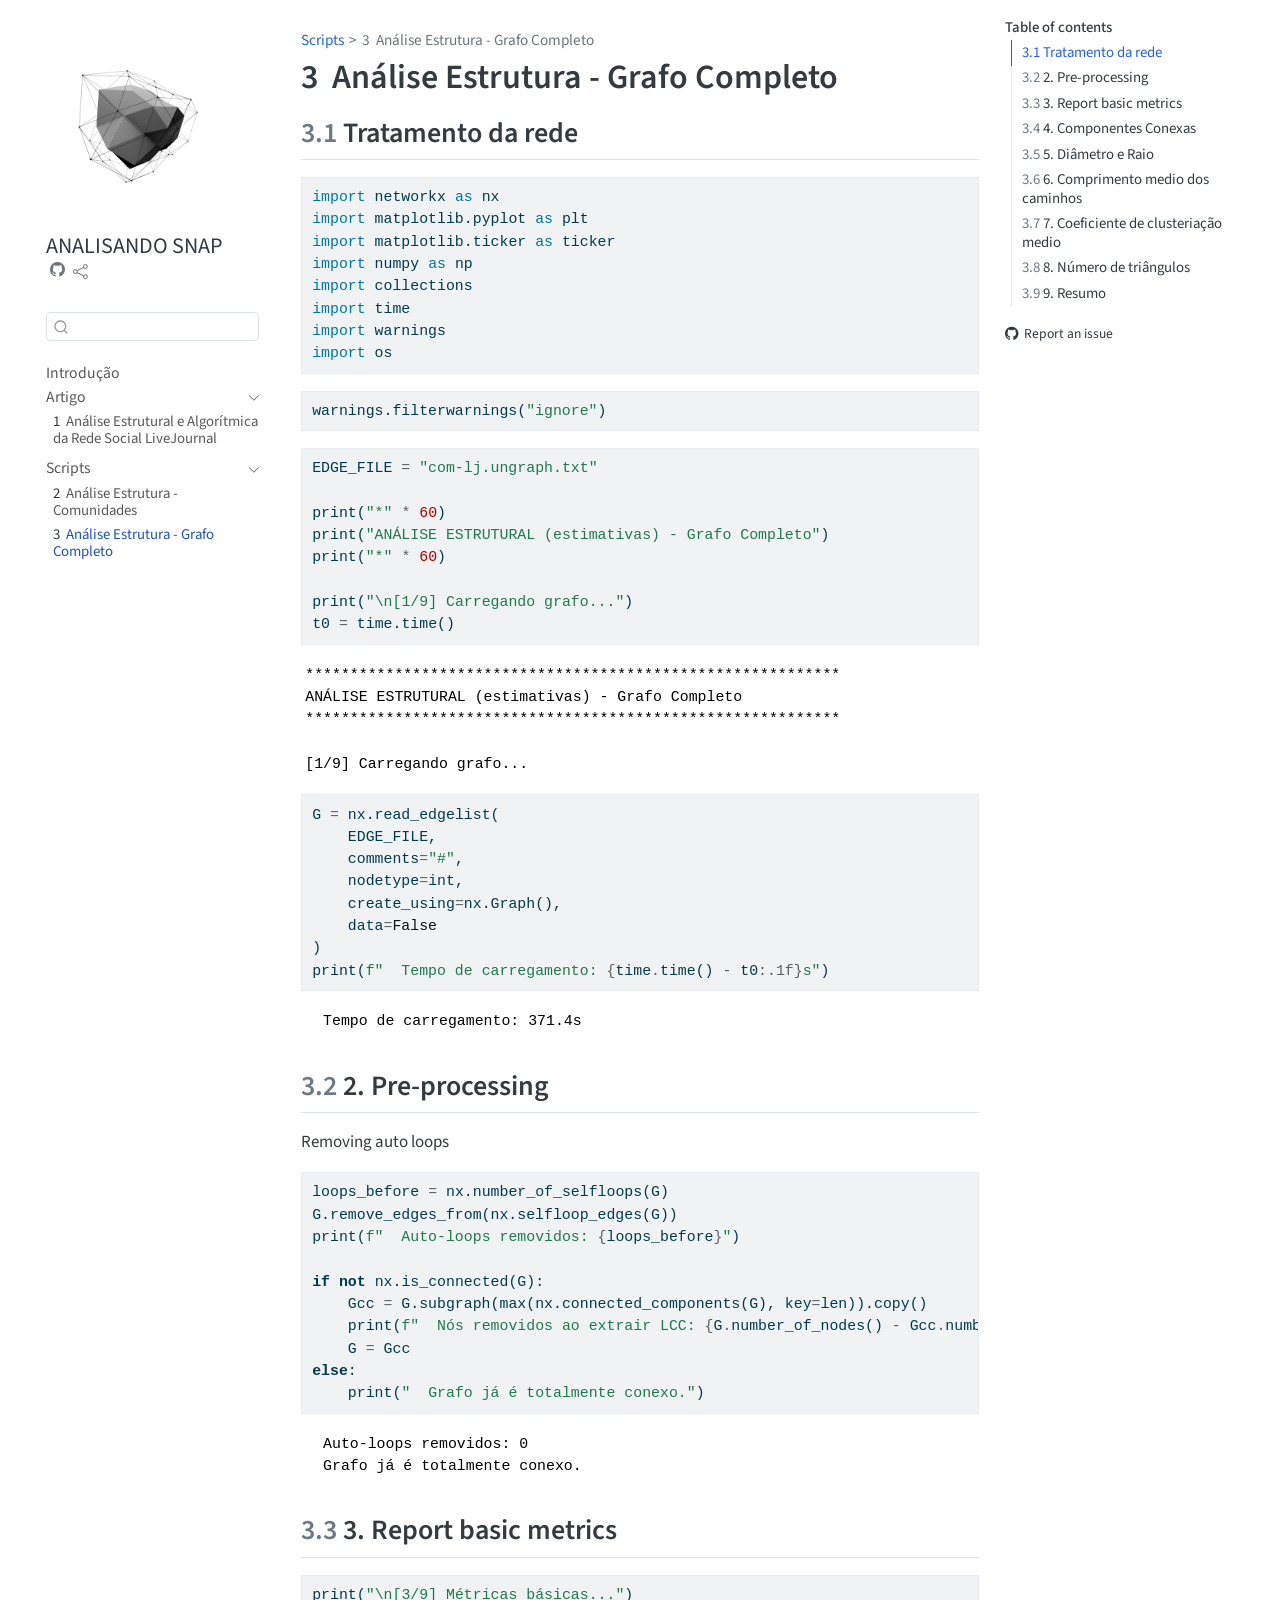
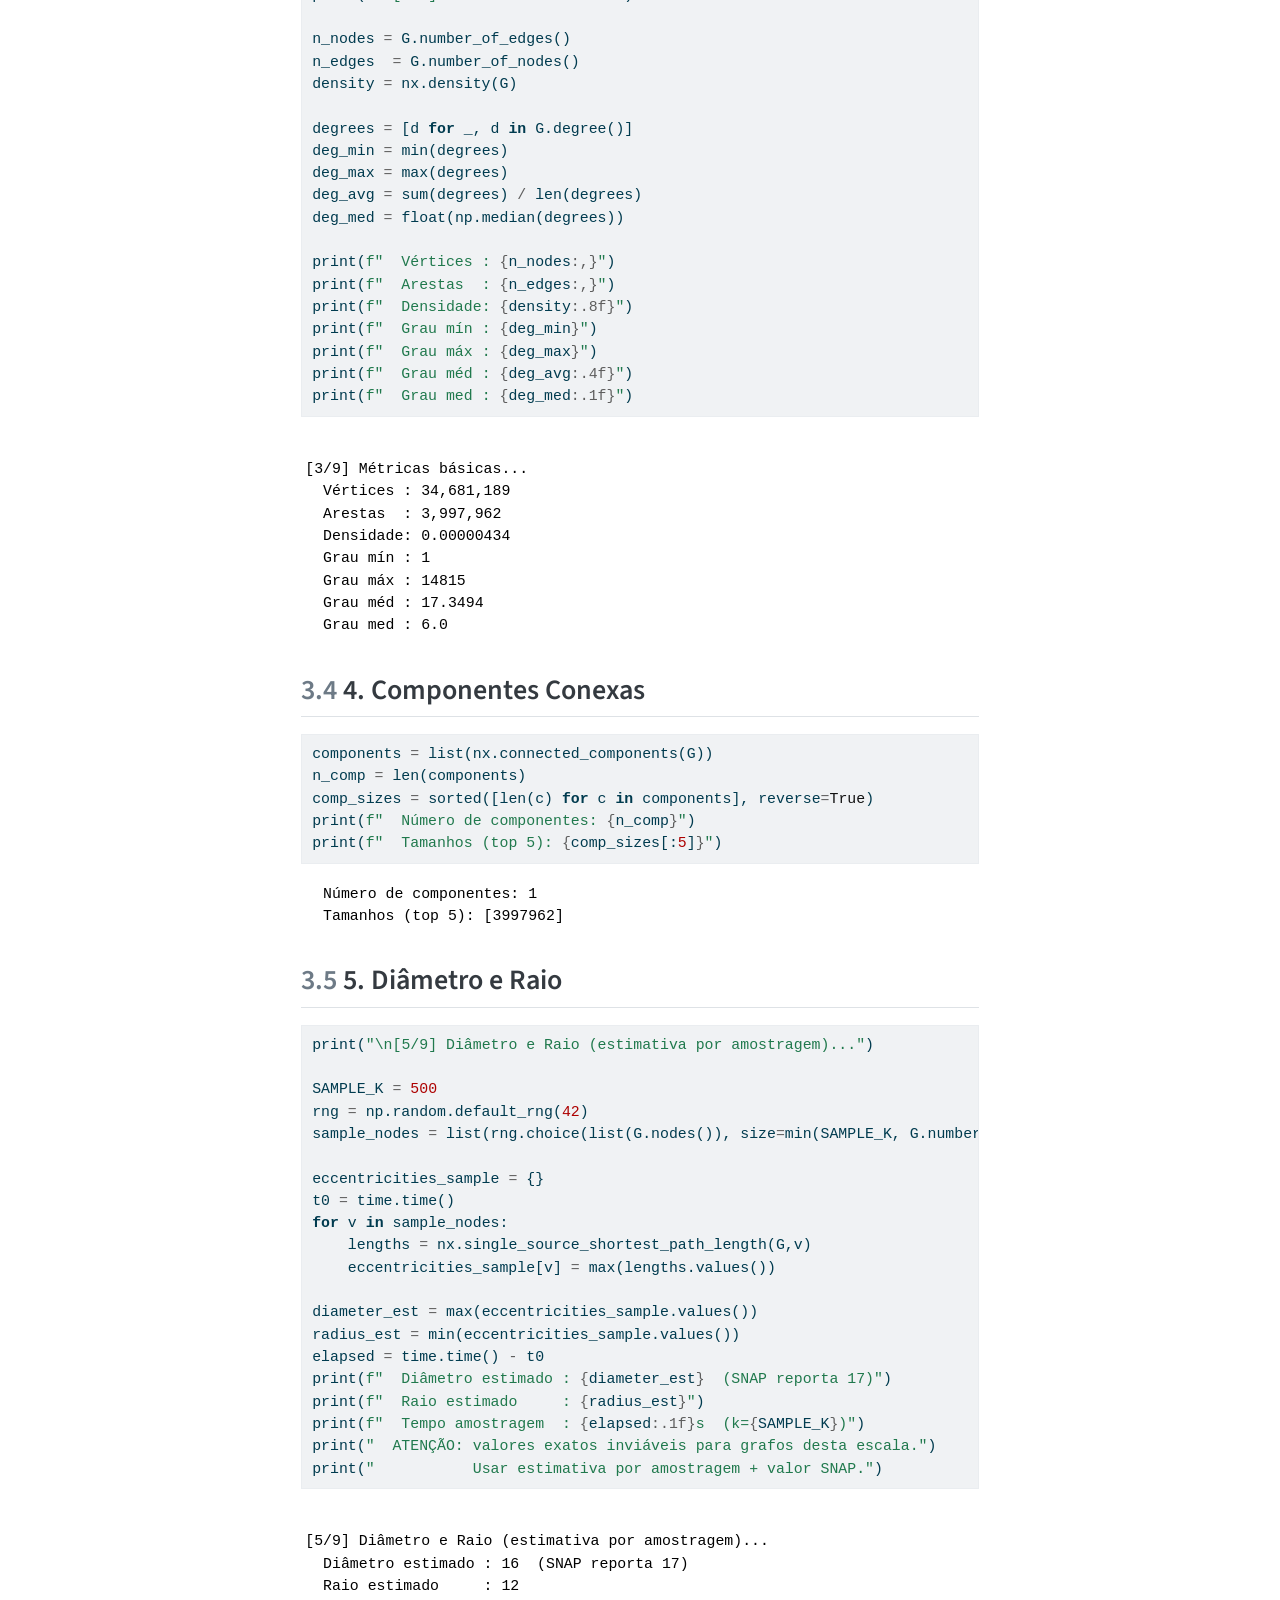
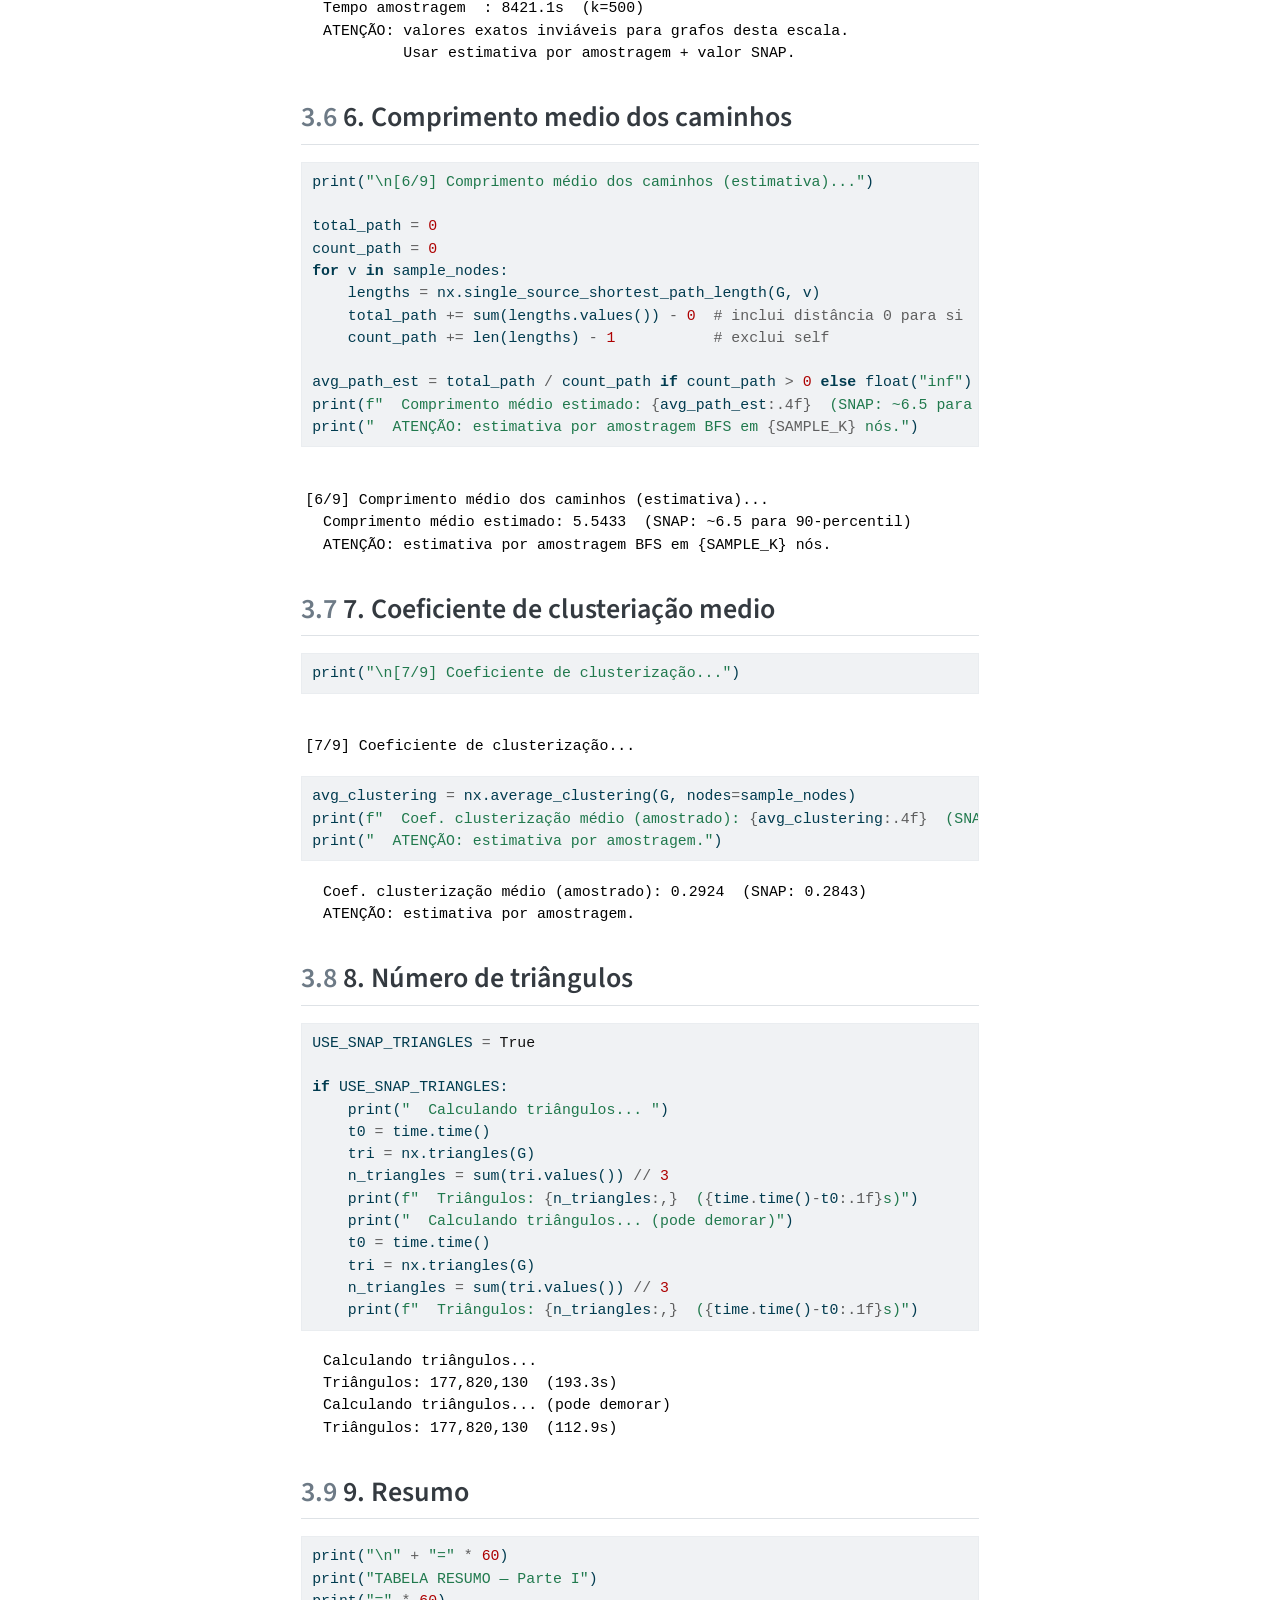
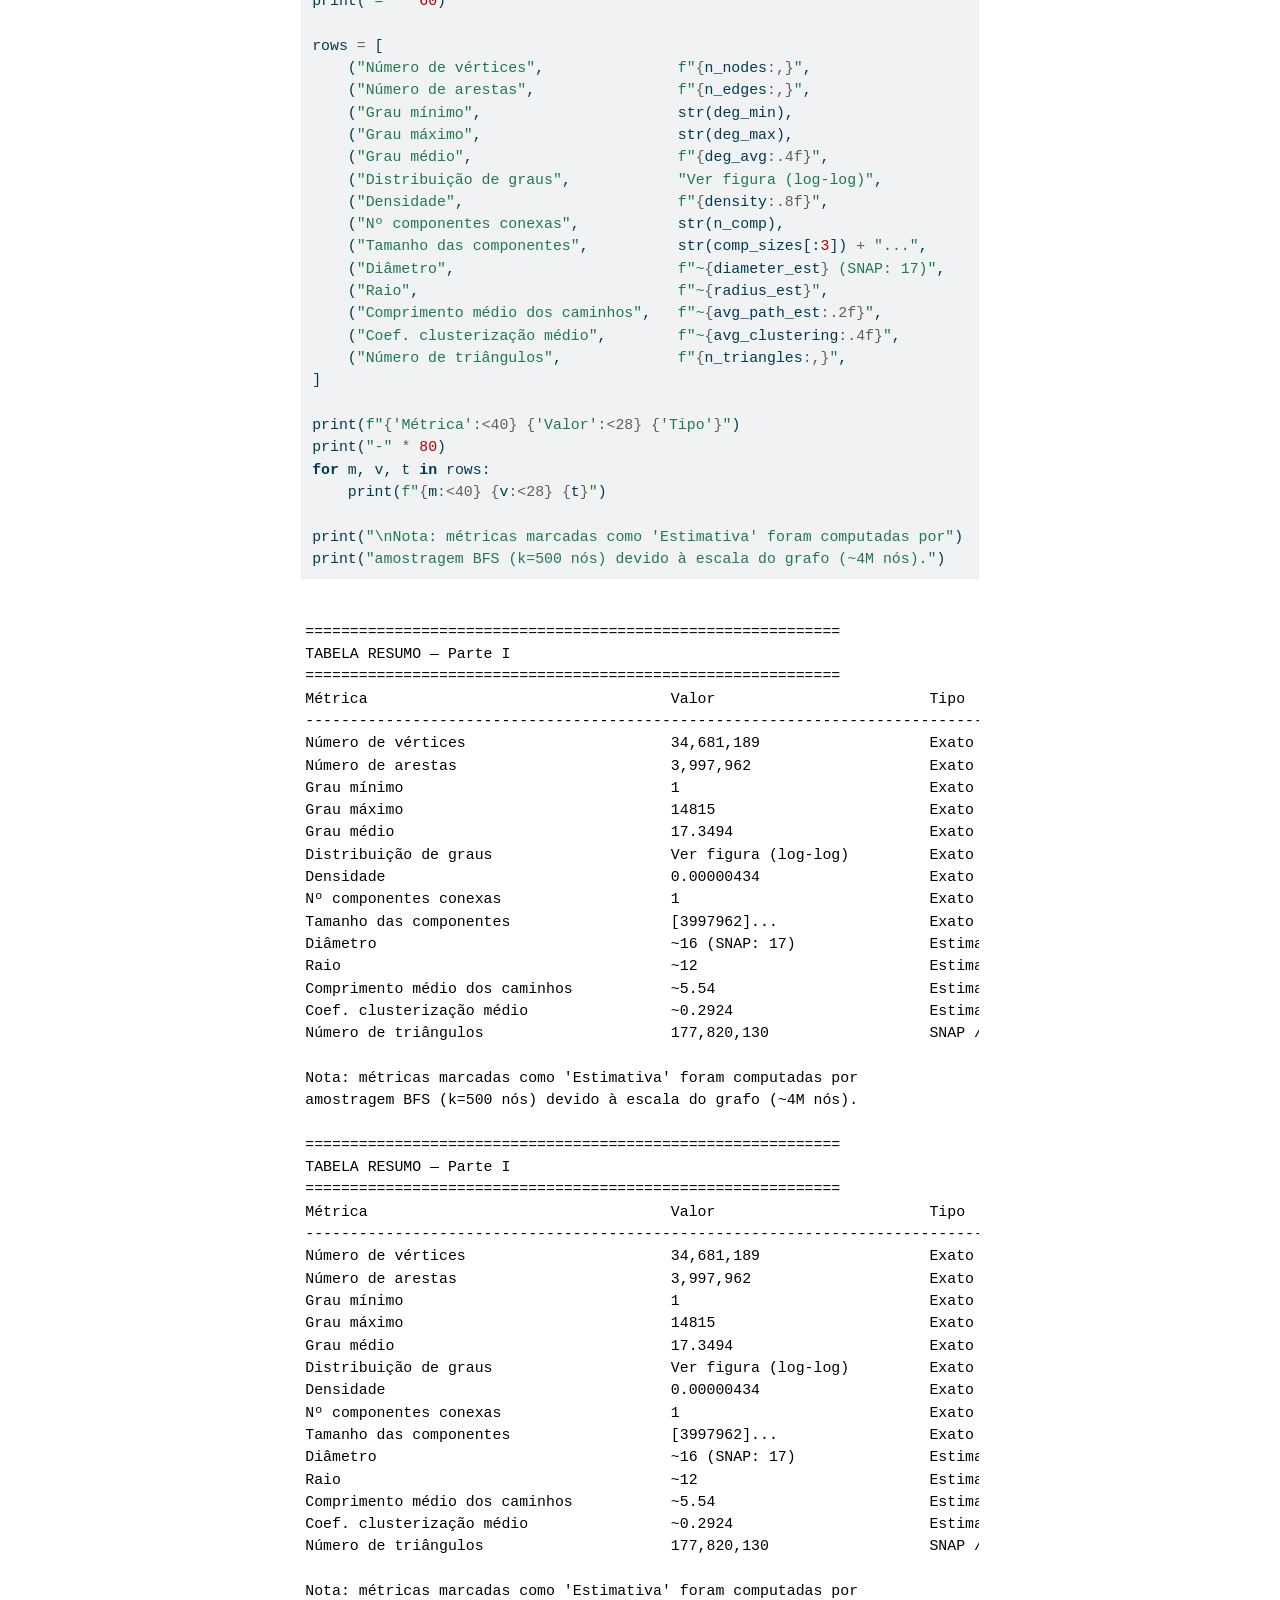
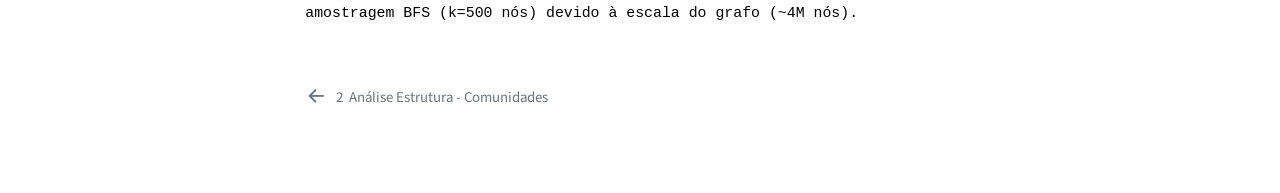
<file: docs/parte1_ungraph.html>
<!DOCTYPE html>
<html xmlns="http://www.w3.org/1999/xhtml" lang="en" xml:lang="en"><head>

<meta charset="utf-8">
<meta name="generator" content="quarto-1.8.25">

<meta name="viewport" content="width=device-width, initial-scale=1.0, user-scalable=yes">


<title>3&nbsp; Análise Estrutura - Grafo Completo – ANALISANDO SNAP</title>
<style>
code{white-space: pre-wrap;}
span.smallcaps{font-variant: small-caps;}
div.columns{display: flex; gap: min(4vw, 1.5em);}
div.column{flex: auto; overflow-x: auto;}
div.hanging-indent{margin-left: 1.5em; text-indent: -1.5em;}
ul.task-list{list-style: none;}
ul.task-list li input[type="checkbox"] {
  width: 0.8em;
  margin: 0 0.8em 0.2em -1em; /* quarto-specific, see https://github.com/quarto-dev/quarto-cli/issues/4556 */ 
  vertical-align: middle;
}
/* CSS for syntax highlighting */
html { -webkit-text-size-adjust: 100%; }
pre > code.sourceCode { white-space: pre; position: relative; }
pre > code.sourceCode > span { display: inline-block; line-height: 1.25; }
pre > code.sourceCode > span:empty { height: 1.2em; }
.sourceCode { overflow: visible; }
code.sourceCode > span { color: inherit; text-decoration: inherit; }
div.sourceCode { margin: 1em 0; }
pre.sourceCode { margin: 0; }
@media screen {
div.sourceCode { overflow: auto; }
}
@media print {
pre > code.sourceCode { white-space: pre-wrap; }
pre > code.sourceCode > span { text-indent: -5em; padding-left: 5em; }
}
pre.numberSource code
  { counter-reset: source-line 0; }
pre.numberSource code > span
  { position: relative; left: -4em; counter-increment: source-line; }
pre.numberSource code > span > a:first-child::before
  { content: counter(source-line);
    position: relative; left: -1em; text-align: right; vertical-align: baseline;
    border: none; display: inline-block;
    -webkit-touch-callout: none; -webkit-user-select: none;
    -khtml-user-select: none; -moz-user-select: none;
    -ms-user-select: none; user-select: none;
    padding: 0 4px; width: 4em;
  }
pre.numberSource { margin-left: 3em;  padding-left: 4px; }
div.sourceCode
  {   }
@media screen {
pre > code.sourceCode > span > a:first-child::before { text-decoration: underline; }
}
</style>


<script src="site_libs/quarto-nav/quarto-nav.js"></script>
<script src="site_libs/quarto-nav/headroom.min.js"></script>
<script src="site_libs/clipboard/clipboard.min.js"></script>
<script src="site_libs/quarto-search/autocomplete.umd.js"></script>
<script src="site_libs/quarto-search/fuse.min.js"></script>
<script src="site_libs/quarto-search/quarto-search.js"></script>
<meta name="quarto:offset" content="./">
<link href="./parte1_all.html" rel="prev">
<script src="site_libs/quarto-html/quarto.js" type="module"></script>
<script src="site_libs/quarto-html/tabsets/tabsets.js" type="module"></script>
<script src="site_libs/quarto-html/axe/axe-check.js" type="module"></script>
<script src="site_libs/quarto-html/popper.min.js"></script>
<script src="site_libs/quarto-html/tippy.umd.min.js"></script>
<script src="site_libs/quarto-html/anchor.min.js"></script>
<link href="site_libs/quarto-html/tippy.css" rel="stylesheet">
<link href="site_libs/quarto-html/quarto-syntax-highlighting-7b89279ff1a6dce999919e0e67d4d9ec.css" rel="stylesheet" id="quarto-text-highlighting-styles">
<script src="site_libs/bootstrap/bootstrap.min.js"></script>
<link href="site_libs/bootstrap/bootstrap-icons.css" rel="stylesheet">
<link href="site_libs/bootstrap/bootstrap-d5729c49dff0e84c36458c7a28d2b019.min.css" rel="stylesheet" append-hash="true" id="quarto-bootstrap" data-mode="light">
<script id="quarto-search-options" type="application/json">{
  "location": "sidebar",
  "copy-button": false,
  "collapse-after": 3,
  "panel-placement": "start",
  "type": "textbox",
  "limit": 50,
  "keyboard-shortcut": [
    "f",
    "/",
    "s"
  ],
  "show-item-context": false,
  "language": {
    "search-no-results-text": "No results",
    "search-matching-documents-text": "matching documents",
    "search-copy-link-title": "Copy link to search",
    "search-hide-matches-text": "Hide additional matches",
    "search-more-match-text": "more match in this document",
    "search-more-matches-text": "more matches in this document",
    "search-clear-button-title": "Clear",
    "search-text-placeholder": "",
    "search-detached-cancel-button-title": "Cancel",
    "search-submit-button-title": "Submit",
    "search-label": "Search"
  }
}</script>


</head>

<body class="nav-sidebar floating quarto-light">

<div id="quarto-search-results"></div>
  <header id="quarto-header" class="headroom fixed-top">
  <nav class="quarto-secondary-nav">
    <div class="container-fluid d-flex">
      <button type="button" class="quarto-btn-toggle btn" data-bs-toggle="collapse" role="button" data-bs-target=".quarto-sidebar-collapse-item" aria-controls="quarto-sidebar" aria-expanded="false" aria-label="Toggle sidebar navigation" onclick="if (window.quartoToggleHeadroom) { window.quartoToggleHeadroom(); }">
        <i class="bi bi-layout-text-sidebar-reverse"></i>
      </button>
        <nav class="quarto-page-breadcrumbs" aria-label="breadcrumb"><ol class="breadcrumb"><li class="breadcrumb-item"><a href="./parte1_all.html">Scripts</a></li><li class="breadcrumb-item"><a href="./parte1_ungraph.html"><span class="chapter-number">3</span>&nbsp; <span class="chapter-title">Análise Estrutura - Grafo Completo</span></a></li></ol></nav>
        <a class="flex-grow-1" role="navigation" data-bs-toggle="collapse" data-bs-target=".quarto-sidebar-collapse-item" aria-controls="quarto-sidebar" aria-expanded="false" aria-label="Toggle sidebar navigation" onclick="if (window.quartoToggleHeadroom) { window.quartoToggleHeadroom(); }">      
        </a>
      <button type="button" class="btn quarto-search-button" aria-label="Search" onclick="window.quartoOpenSearch();">
        <i class="bi bi-search"></i>
      </button>
    </div>
  </nav>
</header>
<!-- content -->
<div id="quarto-content" class="quarto-container page-columns page-rows-contents page-layout-article">
<!-- sidebar -->
  <nav id="quarto-sidebar" class="sidebar collapse collapse-horizontal quarto-sidebar-collapse-item sidebar-navigation floating overflow-auto">
    <div class="pt-lg-2 mt-2 text-left sidebar-header sidebar-header-stacked">
      <a href="./index.html" class="sidebar-logo-link">
      <img src="./grafos.gif" alt="" class="sidebar-logo light-content py-0 d-lg-inline d-none">
      <img src="./grafos.gif" alt="" class="sidebar-logo dark-content py-0 d-lg-inline d-none">
      </a>
    <div class="sidebar-title mb-0 py-0">
      <a href="./">ANALISANDO SNAP</a> 
        <div class="sidebar-tools-main">
    <a href="https://github.com/carolbalbs/tp-final" title="Source Code" class="quarto-navigation-tool px-1" aria-label="Source Code"><i class="bi bi-github"></i></a>
    <div class="dropdown">
      <a href="" title="Share" id="quarto-navigation-tool-dropdown-0" class="quarto-navigation-tool dropdown-toggle px-1" data-bs-toggle="dropdown" aria-expanded="false" role="link" aria-label="Share"><i class="bi bi-share"></i></a>
      <ul class="dropdown-menu" aria-labelledby="quarto-navigation-tool-dropdown-0">
          <li>
            <a class="dropdown-item sidebar-tools-main-item" href="https://twitter.com/intent/tweet?url=|url|">
              <i class="bi bi-twitter pe-1"></i>
            Twitter
            </a>
          </li>
          <li>
            <a class="dropdown-item sidebar-tools-main-item" href="https://www.linkedin.com/sharing/share-offsite/?url=|url|">
              <i class="bi bi-linkedin pe-1"></i>
            LinkedIn
            </a>
          </li>
      </ul>
    </div>
</div>
    </div>
      </div>
        <div class="mt-2 flex-shrink-0 align-items-center">
        <div class="sidebar-search">
        <div id="quarto-search" class="" title="Search"></div>
        </div>
        </div>
    <div class="sidebar-menu-container"> 
    <ul class="list-unstyled mt-1">
        <li class="sidebar-item">
  <div class="sidebar-item-container"> 
  <a href="./index.html" class="sidebar-item-text sidebar-link">
 <span class="menu-text">Introdução</span></a>
  </div>
</li>
        <li class="sidebar-item sidebar-item-section">
      <div class="sidebar-item-container"> 
            <a class="sidebar-item-text sidebar-link text-start" data-bs-toggle="collapse" data-bs-target="#quarto-sidebar-section-1" role="navigation" aria-expanded="true">
 <span class="menu-text">Artigo</span></a>
          <a class="sidebar-item-toggle text-start" data-bs-toggle="collapse" data-bs-target="#quarto-sidebar-section-1" role="navigation" aria-expanded="true" aria-label="Toggle section">
            <i class="bi bi-chevron-right ms-2"></i>
          </a> 
      </div>
      <ul id="quarto-sidebar-section-1" class="collapse list-unstyled sidebar-section depth1 show">  
          <li class="sidebar-item">
  <div class="sidebar-item-container"> 
  <a href="./paper.html" class="sidebar-item-text sidebar-link">
 <span class="menu-text"><span class="chapter-number">1</span>&nbsp; <span class="chapter-title">Análise Estrutural e Algorítmica da Rede Social LiveJournal</span></span></a>
  </div>
</li>
      </ul>
  </li>
        <li class="sidebar-item sidebar-item-section">
      <div class="sidebar-item-container"> 
            <a class="sidebar-item-text sidebar-link text-start" data-bs-toggle="collapse" data-bs-target="#quarto-sidebar-section-2" role="navigation" aria-expanded="true">
 <span class="menu-text">Scripts</span></a>
          <a class="sidebar-item-toggle text-start" data-bs-toggle="collapse" data-bs-target="#quarto-sidebar-section-2" role="navigation" aria-expanded="true" aria-label="Toggle section">
            <i class="bi bi-chevron-right ms-2"></i>
          </a> 
      </div>
      <ul id="quarto-sidebar-section-2" class="collapse list-unstyled sidebar-section depth1 show">  
          <li class="sidebar-item">
  <div class="sidebar-item-container"> 
  <a href="./parte1_all.html" class="sidebar-item-text sidebar-link">
 <span class="menu-text"><span class="chapter-number">2</span>&nbsp; <span class="chapter-title">Análise Estrutura - Comunidades</span></span></a>
  </div>
</li>
          <li class="sidebar-item">
  <div class="sidebar-item-container"> 
  <a href="./parte1_ungraph.html" class="sidebar-item-text sidebar-link active">
 <span class="menu-text"><span class="chapter-number">3</span>&nbsp; <span class="chapter-title">Análise Estrutura - Grafo Completo</span></span></a>
  </div>
</li>
      </ul>
  </li>
    </ul>
    </div>
</nav>
<div id="quarto-sidebar-glass" class="quarto-sidebar-collapse-item" data-bs-toggle="collapse" data-bs-target=".quarto-sidebar-collapse-item"></div>
<!-- margin-sidebar -->
    <div id="quarto-margin-sidebar" class="sidebar margin-sidebar">
        <nav id="TOC" role="doc-toc" class="toc-active">
    <h2 id="toc-title">Table of contents</h2>
   
  <ul>
  <li><a href="#tratamento-da-rede" id="toc-tratamento-da-rede" class="nav-link active" data-scroll-target="#tratamento-da-rede"><span class="header-section-number">3.1</span> Tratamento da rede</a></li>
  <li><a href="#pre-processing" id="toc-pre-processing" class="nav-link" data-scroll-target="#pre-processing"><span class="header-section-number">3.2</span> 2. Pre-processing</a></li>
  <li><a href="#report-basic-metrics" id="toc-report-basic-metrics" class="nav-link" data-scroll-target="#report-basic-metrics"><span class="header-section-number">3.3</span> 3. Report basic metrics</a></li>
  <li><a href="#componentes-conexas" id="toc-componentes-conexas" class="nav-link" data-scroll-target="#componentes-conexas"><span class="header-section-number">3.4</span> 4. Componentes Conexas</a></li>
  <li><a href="#diâmetro-e-raio" id="toc-diâmetro-e-raio" class="nav-link" data-scroll-target="#diâmetro-e-raio"><span class="header-section-number">3.5</span> 5. Diâmetro e Raio</a></li>
  <li><a href="#comprimento-medio-dos-caminhos" id="toc-comprimento-medio-dos-caminhos" class="nav-link" data-scroll-target="#comprimento-medio-dos-caminhos"><span class="header-section-number">3.6</span> 6. Comprimento medio dos caminhos</a></li>
  <li><a href="#coeficiente-de-clusteriação-medio" id="toc-coeficiente-de-clusteriação-medio" class="nav-link" data-scroll-target="#coeficiente-de-clusteriação-medio"><span class="header-section-number">3.7</span> 7. Coeficiente de clusteriação medio</a></li>
  <li><a href="#número-de-triângulos" id="toc-número-de-triângulos" class="nav-link" data-scroll-target="#número-de-triângulos"><span class="header-section-number">3.8</span> 8. Número de triângulos</a></li>
  <li><a href="#resumo" id="toc-resumo" class="nav-link" data-scroll-target="#resumo"><span class="header-section-number">3.9</span> 9. Resumo</a></li>
  </ul>
<div class="toc-actions"><ul><li><a href="https://github.com/carolbalbs/tp-final/issues/new" class="toc-action"><i class="bi bi-github"></i>Report an issue</a></li></ul></div></nav>
    </div>
<!-- main -->
<main class="content" id="quarto-document-content">

<header id="title-block-header" class="quarto-title-block default"><nav class="quarto-page-breadcrumbs quarto-title-breadcrumbs d-none d-lg-block" aria-label="breadcrumb"><ol class="breadcrumb"><li class="breadcrumb-item"><a href="./parte1_all.html">Scripts</a></li><li class="breadcrumb-item"><a href="./parte1_ungraph.html"><span class="chapter-number">3</span>&nbsp; <span class="chapter-title">Análise Estrutura - Grafo Completo</span></a></li></ol></nav>
<div class="quarto-title">
<h1 class="title"><span class="chapter-number">3</span>&nbsp; <span class="chapter-title">Análise Estrutura - Grafo Completo</span></h1>
</div>



<div class="quarto-title-meta">

    
  
    
  </div>
  


</header>


<section id="tratamento-da-rede" class="level2" data-number="3.1">
<h2 data-number="3.1" class="anchored" data-anchor-id="tratamento-da-rede"><span class="header-section-number">3.1</span> Tratamento da rede</h2>
<div id="507a727c" class="cell" data-execution_count="2">
<div class="code-copy-outer-scaffold"><div class="sourceCode cell-code" id="cb1"><pre class="sourceCode python code-with-copy"><code class="sourceCode python"><span id="cb1-1"><a href="#cb1-1" aria-hidden="true" tabindex="-1"></a><span class="im">import</span> networkx <span class="im">as</span> nx</span>
<span id="cb1-2"><a href="#cb1-2" aria-hidden="true" tabindex="-1"></a><span class="im">import</span> matplotlib.pyplot <span class="im">as</span> plt</span>
<span id="cb1-3"><a href="#cb1-3" aria-hidden="true" tabindex="-1"></a><span class="im">import</span> matplotlib.ticker <span class="im">as</span> ticker</span>
<span id="cb1-4"><a href="#cb1-4" aria-hidden="true" tabindex="-1"></a><span class="im">import</span> numpy <span class="im">as</span> np</span>
<span id="cb1-5"><a href="#cb1-5" aria-hidden="true" tabindex="-1"></a><span class="im">import</span> collections</span>
<span id="cb1-6"><a href="#cb1-6" aria-hidden="true" tabindex="-1"></a><span class="im">import</span> time</span>
<span id="cb1-7"><a href="#cb1-7" aria-hidden="true" tabindex="-1"></a><span class="im">import</span> warnings</span>
<span id="cb1-8"><a href="#cb1-8" aria-hidden="true" tabindex="-1"></a><span class="im">import</span> os</span></code></pre></div><button title="Copy to Clipboard" class="code-copy-button"><i class="bi"></i></button></div>
</div>
<div id="c9022955" class="cell" data-execution_count="3">
<div class="code-copy-outer-scaffold"><div class="sourceCode cell-code" id="cb2"><pre class="sourceCode python code-with-copy"><code class="sourceCode python"><span id="cb2-1"><a href="#cb2-1" aria-hidden="true" tabindex="-1"></a>warnings.filterwarnings(<span class="st">"ignore"</span>)</span></code></pre></div><button title="Copy to Clipboard" class="code-copy-button"><i class="bi"></i></button></div>
</div>
<div id="6d928df9" class="cell" data-execution_count="13">
<div class="code-copy-outer-scaffold"><div class="sourceCode cell-code" id="cb3"><pre class="sourceCode python code-with-copy"><code class="sourceCode python"><span id="cb3-1"><a href="#cb3-1" aria-hidden="true" tabindex="-1"></a>EDGE_FILE <span class="op">=</span> <span class="st">"com-lj.ungraph.txt"</span></span>
<span id="cb3-2"><a href="#cb3-2" aria-hidden="true" tabindex="-1"></a></span>
<span id="cb3-3"><a href="#cb3-3" aria-hidden="true" tabindex="-1"></a><span class="bu">print</span>(<span class="st">"*"</span> <span class="op">*</span> <span class="dv">60</span>)</span>
<span id="cb3-4"><a href="#cb3-4" aria-hidden="true" tabindex="-1"></a><span class="bu">print</span>(<span class="st">"ANÁLISE ESTRUTURAL (estimativas) - Grafo Completo"</span>)</span>
<span id="cb3-5"><a href="#cb3-5" aria-hidden="true" tabindex="-1"></a><span class="bu">print</span>(<span class="st">"*"</span> <span class="op">*</span> <span class="dv">60</span>)</span>
<span id="cb3-6"><a href="#cb3-6" aria-hidden="true" tabindex="-1"></a></span>
<span id="cb3-7"><a href="#cb3-7" aria-hidden="true" tabindex="-1"></a><span class="bu">print</span>(<span class="st">"</span><span class="ch">\n</span><span class="st">[1/9] Carregando grafo..."</span>)</span>
<span id="cb3-8"><a href="#cb3-8" aria-hidden="true" tabindex="-1"></a>t0 <span class="op">=</span> time.time()</span></code></pre></div><button title="Copy to Clipboard" class="code-copy-button"><i class="bi"></i></button></div>
<div class="cell-output cell-output-stdout">
<pre><code>************************************************************
ANÁLISE ESTRUTURAL (estimativas) - Grafo Completo
************************************************************

[1/9] Carregando grafo...</code></pre>
</div>
</div>
<div id="3994bac9" class="cell" data-execution_count="7">
<div class="code-copy-outer-scaffold"><div class="sourceCode cell-code" id="cb5"><pre class="sourceCode python code-with-copy"><code class="sourceCode python"><span id="cb5-1"><a href="#cb5-1" aria-hidden="true" tabindex="-1"></a>G <span class="op">=</span> nx.read_edgelist(</span>
<span id="cb5-2"><a href="#cb5-2" aria-hidden="true" tabindex="-1"></a>    EDGE_FILE, </span>
<span id="cb5-3"><a href="#cb5-3" aria-hidden="true" tabindex="-1"></a>    comments<span class="op">=</span><span class="st">"#"</span>,</span>
<span id="cb5-4"><a href="#cb5-4" aria-hidden="true" tabindex="-1"></a>    nodetype<span class="op">=</span><span class="bu">int</span>,</span>
<span id="cb5-5"><a href="#cb5-5" aria-hidden="true" tabindex="-1"></a>    create_using<span class="op">=</span>nx.Graph(),</span>
<span id="cb5-6"><a href="#cb5-6" aria-hidden="true" tabindex="-1"></a>    data<span class="op">=</span><span class="va">False</span></span>
<span id="cb5-7"><a href="#cb5-7" aria-hidden="true" tabindex="-1"></a>)</span>
<span id="cb5-8"><a href="#cb5-8" aria-hidden="true" tabindex="-1"></a><span class="bu">print</span>(<span class="ss">f"  Tempo de carregamento: </span><span class="sc">{</span>time<span class="sc">.</span>time() <span class="op">-</span> t0<span class="sc">:.1f}</span><span class="ss">s"</span>)</span></code></pre></div><button title="Copy to Clipboard" class="code-copy-button"><i class="bi"></i></button></div>
<div class="cell-output cell-output-stdout">
<pre><code>  Tempo de carregamento: 371.4s</code></pre>
</div>
</div>
</section>
<section id="pre-processing" class="level2" data-number="3.2">
<h2 data-number="3.2" class="anchored" data-anchor-id="pre-processing"><span class="header-section-number">3.2</span> 2. Pre-processing</h2>
<p>Removing auto loops</p>
<div id="7cfba6de" class="cell" data-execution_count="5">
<div class="code-copy-outer-scaffold"><div class="sourceCode cell-code" id="cb7"><pre class="sourceCode python code-with-copy"><code class="sourceCode python"><span id="cb7-1"><a href="#cb7-1" aria-hidden="true" tabindex="-1"></a>loops_before <span class="op">=</span> nx.number_of_selfloops(G)</span>
<span id="cb7-2"><a href="#cb7-2" aria-hidden="true" tabindex="-1"></a>G.remove_edges_from(nx.selfloop_edges(G))</span>
<span id="cb7-3"><a href="#cb7-3" aria-hidden="true" tabindex="-1"></a><span class="bu">print</span>(<span class="ss">f"  Auto-loops removidos: </span><span class="sc">{</span>loops_before<span class="sc">}</span><span class="ss">"</span>)</span>
<span id="cb7-4"><a href="#cb7-4" aria-hidden="true" tabindex="-1"></a></span>
<span id="cb7-5"><a href="#cb7-5" aria-hidden="true" tabindex="-1"></a><span class="cf">if</span> <span class="kw">not</span> nx.is_connected(G):</span>
<span id="cb7-6"><a href="#cb7-6" aria-hidden="true" tabindex="-1"></a>    Gcc <span class="op">=</span> G.subgraph(<span class="bu">max</span>(nx.connected_components(G), key<span class="op">=</span><span class="bu">len</span>)).copy()</span>
<span id="cb7-7"><a href="#cb7-7" aria-hidden="true" tabindex="-1"></a>    <span class="bu">print</span>(<span class="ss">f"  Nós removidos ao extrair LCC: </span><span class="sc">{</span>G<span class="sc">.</span>number_of_nodes() <span class="op">-</span> Gcc<span class="sc">.</span>number_of_nodes()<span class="sc">}</span><span class="ss">"</span>)</span>
<span id="cb7-8"><a href="#cb7-8" aria-hidden="true" tabindex="-1"></a>    G <span class="op">=</span> Gcc</span>
<span id="cb7-9"><a href="#cb7-9" aria-hidden="true" tabindex="-1"></a><span class="cf">else</span>:    </span>
<span id="cb7-10"><a href="#cb7-10" aria-hidden="true" tabindex="-1"></a>    <span class="bu">print</span>(<span class="st">"  Grafo já é totalmente conexo."</span>)</span></code></pre></div><button title="Copy to Clipboard" class="code-copy-button"><i class="bi"></i></button></div>
<div class="cell-output cell-output-stdout">
<pre><code>  Auto-loops removidos: 0
  Grafo já é totalmente conexo.</code></pre>
</div>
</div>
</section>
<section id="report-basic-metrics" class="level2" data-number="3.3">
<h2 data-number="3.3" class="anchored" data-anchor-id="report-basic-metrics"><span class="header-section-number">3.3</span> 3. Report basic metrics</h2>
<div id="4e13a025" class="cell" data-execution_count="6">
<div class="code-copy-outer-scaffold"><div class="sourceCode cell-code" id="cb9"><pre class="sourceCode python code-with-copy"><code class="sourceCode python"><span id="cb9-1"><a href="#cb9-1" aria-hidden="true" tabindex="-1"></a><span class="bu">print</span>(<span class="st">"</span><span class="ch">\n</span><span class="st">[3/9] Métricas básicas..."</span>)</span>
<span id="cb9-2"><a href="#cb9-2" aria-hidden="true" tabindex="-1"></a></span>
<span id="cb9-3"><a href="#cb9-3" aria-hidden="true" tabindex="-1"></a>n_nodes <span class="op">=</span> G.number_of_edges()</span>
<span id="cb9-4"><a href="#cb9-4" aria-hidden="true" tabindex="-1"></a>n_edges  <span class="op">=</span> G.number_of_nodes()</span>
<span id="cb9-5"><a href="#cb9-5" aria-hidden="true" tabindex="-1"></a>density <span class="op">=</span> nx.density(G)</span>
<span id="cb9-6"><a href="#cb9-6" aria-hidden="true" tabindex="-1"></a></span>
<span id="cb9-7"><a href="#cb9-7" aria-hidden="true" tabindex="-1"></a>degrees <span class="op">=</span> [d <span class="cf">for</span> _, d <span class="kw">in</span> G.degree()]</span>
<span id="cb9-8"><a href="#cb9-8" aria-hidden="true" tabindex="-1"></a>deg_min <span class="op">=</span> <span class="bu">min</span>(degrees)</span>
<span id="cb9-9"><a href="#cb9-9" aria-hidden="true" tabindex="-1"></a>deg_max <span class="op">=</span> <span class="bu">max</span>(degrees)</span>
<span id="cb9-10"><a href="#cb9-10" aria-hidden="true" tabindex="-1"></a>deg_avg <span class="op">=</span> <span class="bu">sum</span>(degrees) <span class="op">/</span> <span class="bu">len</span>(degrees)</span>
<span id="cb9-11"><a href="#cb9-11" aria-hidden="true" tabindex="-1"></a>deg_med <span class="op">=</span> <span class="bu">float</span>(np.median(degrees))</span>
<span id="cb9-12"><a href="#cb9-12" aria-hidden="true" tabindex="-1"></a></span>
<span id="cb9-13"><a href="#cb9-13" aria-hidden="true" tabindex="-1"></a><span class="bu">print</span>(<span class="ss">f"  Vértices : </span><span class="sc">{</span>n_nodes<span class="sc">:,}</span><span class="ss">"</span>)</span>
<span id="cb9-14"><a href="#cb9-14" aria-hidden="true" tabindex="-1"></a><span class="bu">print</span>(<span class="ss">f"  Arestas  : </span><span class="sc">{</span>n_edges<span class="sc">:,}</span><span class="ss">"</span>)</span>
<span id="cb9-15"><a href="#cb9-15" aria-hidden="true" tabindex="-1"></a><span class="bu">print</span>(<span class="ss">f"  Densidade: </span><span class="sc">{</span>density<span class="sc">:.8f}</span><span class="ss">"</span>)</span>
<span id="cb9-16"><a href="#cb9-16" aria-hidden="true" tabindex="-1"></a><span class="bu">print</span>(<span class="ss">f"  Grau mín : </span><span class="sc">{</span>deg_min<span class="sc">}</span><span class="ss">"</span>)</span>
<span id="cb9-17"><a href="#cb9-17" aria-hidden="true" tabindex="-1"></a><span class="bu">print</span>(<span class="ss">f"  Grau máx : </span><span class="sc">{</span>deg_max<span class="sc">}</span><span class="ss">"</span>)</span>
<span id="cb9-18"><a href="#cb9-18" aria-hidden="true" tabindex="-1"></a><span class="bu">print</span>(<span class="ss">f"  Grau méd : </span><span class="sc">{</span>deg_avg<span class="sc">:.4f}</span><span class="ss">"</span>)</span>
<span id="cb9-19"><a href="#cb9-19" aria-hidden="true" tabindex="-1"></a><span class="bu">print</span>(<span class="ss">f"  Grau med : </span><span class="sc">{</span>deg_med<span class="sc">:.1f}</span><span class="ss">"</span>)</span></code></pre></div><button title="Copy to Clipboard" class="code-copy-button"><i class="bi"></i></button></div>
<div class="cell-output cell-output-stdout">
<pre><code>
[3/9] Métricas básicas...
  Vértices : 34,681,189
  Arestas  : 3,997,962
  Densidade: 0.00000434
  Grau mín : 1
  Grau máx : 14815
  Grau méd : 17.3494
  Grau med : 6.0</code></pre>
</div>
</div>
</section>
<section id="componentes-conexas" class="level2" data-number="3.4">
<h2 data-number="3.4" class="anchored" data-anchor-id="componentes-conexas"><span class="header-section-number">3.4</span> 4. Componentes Conexas</h2>
<div id="ba2d2ab6" class="cell" data-execution_count="7">
<div class="code-copy-outer-scaffold"><div class="sourceCode cell-code" id="cb11"><pre class="sourceCode python code-with-copy"><code class="sourceCode python"><span id="cb11-1"><a href="#cb11-1" aria-hidden="true" tabindex="-1"></a>components <span class="op">=</span> <span class="bu">list</span>(nx.connected_components(G))</span>
<span id="cb11-2"><a href="#cb11-2" aria-hidden="true" tabindex="-1"></a>n_comp <span class="op">=</span> <span class="bu">len</span>(components)</span>
<span id="cb11-3"><a href="#cb11-3" aria-hidden="true" tabindex="-1"></a>comp_sizes <span class="op">=</span> <span class="bu">sorted</span>([<span class="bu">len</span>(c) <span class="cf">for</span> c <span class="kw">in</span> components], reverse<span class="op">=</span><span class="va">True</span>)</span>
<span id="cb11-4"><a href="#cb11-4" aria-hidden="true" tabindex="-1"></a><span class="bu">print</span>(<span class="ss">f"  Número de componentes: </span><span class="sc">{</span>n_comp<span class="sc">}</span><span class="ss">"</span>)</span>
<span id="cb11-5"><a href="#cb11-5" aria-hidden="true" tabindex="-1"></a><span class="bu">print</span>(<span class="ss">f"  Tamanhos (top 5): </span><span class="sc">{</span>comp_sizes[:<span class="dv">5</span>]<span class="sc">}</span><span class="ss">"</span>)</span></code></pre></div><button title="Copy to Clipboard" class="code-copy-button"><i class="bi"></i></button></div>
<div class="cell-output cell-output-stdout">
<pre><code>  Número de componentes: 1
  Tamanhos (top 5): [3997962]</code></pre>
</div>
</div>
</section>
<section id="diâmetro-e-raio" class="level2" data-number="3.5">
<h2 data-number="3.5" class="anchored" data-anchor-id="diâmetro-e-raio"><span class="header-section-number">3.5</span> 5. Diâmetro e Raio</h2>
<div id="b9ad01f7" class="cell" data-execution_count="9">
<div class="code-copy-outer-scaffold"><div class="sourceCode cell-code" id="cb13"><pre class="sourceCode python code-with-copy"><code class="sourceCode python"><span id="cb13-1"><a href="#cb13-1" aria-hidden="true" tabindex="-1"></a><span class="bu">print</span>(<span class="st">"</span><span class="ch">\n</span><span class="st">[5/9] Diâmetro e Raio (estimativa por amostragem)..."</span>)</span>
<span id="cb13-2"><a href="#cb13-2" aria-hidden="true" tabindex="-1"></a></span>
<span id="cb13-3"><a href="#cb13-3" aria-hidden="true" tabindex="-1"></a>SAMPLE_K <span class="op">=</span> <span class="dv">500</span> </span>
<span id="cb13-4"><a href="#cb13-4" aria-hidden="true" tabindex="-1"></a>rng <span class="op">=</span> np.random.default_rng(<span class="dv">42</span>)</span>
<span id="cb13-5"><a href="#cb13-5" aria-hidden="true" tabindex="-1"></a>sample_nodes <span class="op">=</span> <span class="bu">list</span>(rng.choice(<span class="bu">list</span>(G.nodes()), size<span class="op">=</span><span class="bu">min</span>(SAMPLE_K, G.number_of_nodes()), replace<span class="op">=</span><span class="va">False</span>))</span>
<span id="cb13-6"><a href="#cb13-6" aria-hidden="true" tabindex="-1"></a></span>
<span id="cb13-7"><a href="#cb13-7" aria-hidden="true" tabindex="-1"></a>eccentricities_sample <span class="op">=</span> {}</span>
<span id="cb13-8"><a href="#cb13-8" aria-hidden="true" tabindex="-1"></a>t0 <span class="op">=</span> time.time()</span>
<span id="cb13-9"><a href="#cb13-9" aria-hidden="true" tabindex="-1"></a><span class="cf">for</span> v <span class="kw">in</span> sample_nodes:</span>
<span id="cb13-10"><a href="#cb13-10" aria-hidden="true" tabindex="-1"></a>    lengths <span class="op">=</span> nx.single_source_shortest_path_length(G,v)</span>
<span id="cb13-11"><a href="#cb13-11" aria-hidden="true" tabindex="-1"></a>    eccentricities_sample[v] <span class="op">=</span> <span class="bu">max</span>(lengths.values())</span>
<span id="cb13-12"><a href="#cb13-12" aria-hidden="true" tabindex="-1"></a></span>
<span id="cb13-13"><a href="#cb13-13" aria-hidden="true" tabindex="-1"></a>diameter_est <span class="op">=</span> <span class="bu">max</span>(eccentricities_sample.values())</span>
<span id="cb13-14"><a href="#cb13-14" aria-hidden="true" tabindex="-1"></a>radius_est <span class="op">=</span> <span class="bu">min</span>(eccentricities_sample.values())</span>
<span id="cb13-15"><a href="#cb13-15" aria-hidden="true" tabindex="-1"></a>elapsed <span class="op">=</span> time.time() <span class="op">-</span> t0</span>
<span id="cb13-16"><a href="#cb13-16" aria-hidden="true" tabindex="-1"></a><span class="bu">print</span>(<span class="ss">f"  Diâmetro estimado : </span><span class="sc">{</span>diameter_est<span class="sc">}</span><span class="ss">  (SNAP reporta 17)"</span>)</span>
<span id="cb13-17"><a href="#cb13-17" aria-hidden="true" tabindex="-1"></a><span class="bu">print</span>(<span class="ss">f"  Raio estimado     : </span><span class="sc">{</span>radius_est<span class="sc">}</span><span class="ss">"</span>)</span>
<span id="cb13-18"><a href="#cb13-18" aria-hidden="true" tabindex="-1"></a><span class="bu">print</span>(<span class="ss">f"  Tempo amostragem  : </span><span class="sc">{</span>elapsed<span class="sc">:.1f}</span><span class="ss">s  (k=</span><span class="sc">{</span>SAMPLE_K<span class="sc">}</span><span class="ss">)"</span>)</span>
<span id="cb13-19"><a href="#cb13-19" aria-hidden="true" tabindex="-1"></a><span class="bu">print</span>(<span class="st">"  ATENÇÃO: valores exatos inviáveis para grafos desta escala."</span>)</span>
<span id="cb13-20"><a href="#cb13-20" aria-hidden="true" tabindex="-1"></a><span class="bu">print</span>(<span class="st">"           Usar estimativa por amostragem + valor SNAP."</span>)</span></code></pre></div><button title="Copy to Clipboard" class="code-copy-button"><i class="bi"></i></button></div>
<div class="cell-output cell-output-stdout">
<pre><code>
[5/9] Diâmetro e Raio (estimativa por amostragem)...
  Diâmetro estimado : 16  (SNAP reporta 17)
  Raio estimado     : 12
  Tempo amostragem  : 8421.1s  (k=500)
  ATENÇÃO: valores exatos inviáveis para grafos desta escala.
           Usar estimativa por amostragem + valor SNAP.</code></pre>
</div>
</div>
</section>
<section id="comprimento-medio-dos-caminhos" class="level2" data-number="3.6">
<h2 data-number="3.6" class="anchored" data-anchor-id="comprimento-medio-dos-caminhos"><span class="header-section-number">3.6</span> 6. Comprimento medio dos caminhos</h2>
<div id="2349e1bc" class="cell" data-execution_count="10">
<div class="code-copy-outer-scaffold"><div class="sourceCode cell-code" id="cb15"><pre class="sourceCode python code-with-copy"><code class="sourceCode python"><span id="cb15-1"><a href="#cb15-1" aria-hidden="true" tabindex="-1"></a><span class="bu">print</span>(<span class="st">"</span><span class="ch">\n</span><span class="st">[6/9] Comprimento médio dos caminhos (estimativa)..."</span>)</span>
<span id="cb15-2"><a href="#cb15-2" aria-hidden="true" tabindex="-1"></a> </span>
<span id="cb15-3"><a href="#cb15-3" aria-hidden="true" tabindex="-1"></a>total_path <span class="op">=</span> <span class="dv">0</span></span>
<span id="cb15-4"><a href="#cb15-4" aria-hidden="true" tabindex="-1"></a>count_path <span class="op">=</span> <span class="dv">0</span></span>
<span id="cb15-5"><a href="#cb15-5" aria-hidden="true" tabindex="-1"></a><span class="cf">for</span> v <span class="kw">in</span> sample_nodes:</span>
<span id="cb15-6"><a href="#cb15-6" aria-hidden="true" tabindex="-1"></a>    lengths <span class="op">=</span> nx.single_source_shortest_path_length(G, v)</span>
<span id="cb15-7"><a href="#cb15-7" aria-hidden="true" tabindex="-1"></a>    total_path <span class="op">+=</span> <span class="bu">sum</span>(lengths.values()) <span class="op">-</span> <span class="dv">0</span>  <span class="co"># inclui distância 0 para si</span></span>
<span id="cb15-8"><a href="#cb15-8" aria-hidden="true" tabindex="-1"></a>    count_path <span class="op">+=</span> <span class="bu">len</span>(lengths) <span class="op">-</span> <span class="dv">1</span>           <span class="co"># exclui self</span></span>
<span id="cb15-9"><a href="#cb15-9" aria-hidden="true" tabindex="-1"></a> </span>
<span id="cb15-10"><a href="#cb15-10" aria-hidden="true" tabindex="-1"></a>avg_path_est <span class="op">=</span> total_path <span class="op">/</span> count_path <span class="cf">if</span> count_path <span class="op">&gt;</span> <span class="dv">0</span> <span class="cf">else</span> <span class="bu">float</span>(<span class="st">"inf"</span>)</span>
<span id="cb15-11"><a href="#cb15-11" aria-hidden="true" tabindex="-1"></a><span class="bu">print</span>(<span class="ss">f"  Comprimento médio estimado: </span><span class="sc">{</span>avg_path_est<span class="sc">:.4f}</span><span class="ss">  (SNAP: ~6.5 para 90-percentil)"</span>)</span>
<span id="cb15-12"><a href="#cb15-12" aria-hidden="true" tabindex="-1"></a><span class="bu">print</span>(<span class="st">"  ATENÇÃO: estimativa por amostragem BFS em </span><span class="sc">{SAMPLE_K}</span><span class="st"> nós."</span>)</span></code></pre></div><button title="Copy to Clipboard" class="code-copy-button"><i class="bi"></i></button></div>
<div class="cell-output cell-output-stdout">
<pre><code>
[6/9] Comprimento médio dos caminhos (estimativa)...
  Comprimento médio estimado: 5.5433  (SNAP: ~6.5 para 90-percentil)
  ATENÇÃO: estimativa por amostragem BFS em {SAMPLE_K} nós.</code></pre>
</div>
</div>
</section>
<section id="coeficiente-de-clusteriação-medio" class="level2" data-number="3.7">
<h2 data-number="3.7" class="anchored" data-anchor-id="coeficiente-de-clusteriação-medio"><span class="header-section-number">3.7</span> 7. Coeficiente de clusteriação medio</h2>
<div id="fd54ac32" class="cell" data-execution_count="11">
<div class="code-copy-outer-scaffold"><div class="sourceCode cell-code" id="cb17"><pre class="sourceCode python code-with-copy"><code class="sourceCode python"><span id="cb17-1"><a href="#cb17-1" aria-hidden="true" tabindex="-1"></a><span class="bu">print</span>(<span class="st">"</span><span class="ch">\n</span><span class="st">[7/9] Coeficiente de clusterização..."</span>)</span></code></pre></div><button title="Copy to Clipboard" class="code-copy-button"><i class="bi"></i></button></div>
<div class="cell-output cell-output-stdout">
<pre><code>
[7/9] Coeficiente de clusterização...</code></pre>
</div>
</div>
<div id="927ff729" class="cell" data-execution_count="12">
<div class="code-copy-outer-scaffold"><div class="sourceCode cell-code" id="cb19"><pre class="sourceCode python code-with-copy"><code class="sourceCode python"><span id="cb19-1"><a href="#cb19-1" aria-hidden="true" tabindex="-1"></a>avg_clustering <span class="op">=</span> nx.average_clustering(G, nodes<span class="op">=</span>sample_nodes)</span>
<span id="cb19-2"><a href="#cb19-2" aria-hidden="true" tabindex="-1"></a><span class="bu">print</span>(<span class="ss">f"  Coef. clusterização médio (amostrado): </span><span class="sc">{</span>avg_clustering<span class="sc">:.4f}</span><span class="ss">  (SNAP: 0.2843)"</span>)</span>
<span id="cb19-3"><a href="#cb19-3" aria-hidden="true" tabindex="-1"></a><span class="bu">print</span>(<span class="st">"  ATENÇÃO: estimativa por amostragem."</span>)</span></code></pre></div><button title="Copy to Clipboard" class="code-copy-button"><i class="bi"></i></button></div>
<div class="cell-output cell-output-stdout">
<pre><code>  Coef. clusterização médio (amostrado): 0.2924  (SNAP: 0.2843)
  ATENÇÃO: estimativa por amostragem.</code></pre>
</div>
</div>
</section>
<section id="número-de-triângulos" class="level2" data-number="3.8">
<h2 data-number="3.8" class="anchored" data-anchor-id="número-de-triângulos"><span class="header-section-number">3.8</span> 8. Número de triângulos</h2>
<div id="b933f0cd" class="cell" data-execution_count="13">
<div class="code-copy-outer-scaffold"><div class="sourceCode cell-code" id="cb21"><pre class="sourceCode python code-with-copy"><code class="sourceCode python"><span id="cb21-1"><a href="#cb21-1" aria-hidden="true" tabindex="-1"></a>USE_SNAP_TRIANGLES <span class="op">=</span> <span class="va">True</span></span>
<span id="cb21-2"><a href="#cb21-2" aria-hidden="true" tabindex="-1"></a></span>
<span id="cb21-3"><a href="#cb21-3" aria-hidden="true" tabindex="-1"></a><span class="cf">if</span> USE_SNAP_TRIANGLES:</span>
<span id="cb21-4"><a href="#cb21-4" aria-hidden="true" tabindex="-1"></a>    <span class="bu">print</span>(<span class="st">"  Calculando triângulos... "</span>)</span>
<span id="cb21-5"><a href="#cb21-5" aria-hidden="true" tabindex="-1"></a>    t0 <span class="op">=</span> time.time()</span>
<span id="cb21-6"><a href="#cb21-6" aria-hidden="true" tabindex="-1"></a>    tri <span class="op">=</span> nx.triangles(G)</span>
<span id="cb21-7"><a href="#cb21-7" aria-hidden="true" tabindex="-1"></a>    n_triangles <span class="op">=</span> <span class="bu">sum</span>(tri.values()) <span class="op">//</span> <span class="dv">3</span></span>
<span id="cb21-8"><a href="#cb21-8" aria-hidden="true" tabindex="-1"></a>    <span class="bu">print</span>(<span class="ss">f"  Triângulos: </span><span class="sc">{</span>n_triangles<span class="sc">:,}</span><span class="ss">  (</span><span class="sc">{</span>time<span class="sc">.</span>time()<span class="op">-</span>t0<span class="sc">:.1f}</span><span class="ss">s)"</span>) </span>
<span id="cb21-9"><a href="#cb21-9" aria-hidden="true" tabindex="-1"></a>    <span class="bu">print</span>(<span class="st">"  Calculando triângulos... (pode demorar)"</span>)</span>
<span id="cb21-10"><a href="#cb21-10" aria-hidden="true" tabindex="-1"></a>    t0 <span class="op">=</span> time.time()</span>
<span id="cb21-11"><a href="#cb21-11" aria-hidden="true" tabindex="-1"></a>    tri <span class="op">=</span> nx.triangles(G)</span>
<span id="cb21-12"><a href="#cb21-12" aria-hidden="true" tabindex="-1"></a>    n_triangles <span class="op">=</span> <span class="bu">sum</span>(tri.values()) <span class="op">//</span> <span class="dv">3</span></span>
<span id="cb21-13"><a href="#cb21-13" aria-hidden="true" tabindex="-1"></a>    <span class="bu">print</span>(<span class="ss">f"  Triângulos: </span><span class="sc">{</span>n_triangles<span class="sc">:,}</span><span class="ss">  (</span><span class="sc">{</span>time<span class="sc">.</span>time()<span class="op">-</span>t0<span class="sc">:.1f}</span><span class="ss">s)"</span>)</span></code></pre></div><button title="Copy to Clipboard" class="code-copy-button"><i class="bi"></i></button></div>
<div class="cell-output cell-output-stdout">
<pre><code>  Calculando triângulos... 
  Triângulos: 177,820,130  (193.3s)
  Calculando triângulos... (pode demorar)
  Triângulos: 177,820,130  (112.9s)</code></pre>
</div>
</div>
</section>
<section id="resumo" class="level2" data-number="3.9">
<h2 data-number="3.9" class="anchored" data-anchor-id="resumo"><span class="header-section-number">3.9</span> 9. Resumo</h2>
<div id="335c7efe" class="cell">
<div class="code-copy-outer-scaffold"><div class="sourceCode cell-code" id="cb23"><pre class="sourceCode python code-with-copy"><code class="sourceCode python"><span id="cb23-1"><a href="#cb23-1" aria-hidden="true" tabindex="-1"></a><span class="bu">print</span>(<span class="st">"</span><span class="ch">\n</span><span class="st">"</span> <span class="op">+</span> <span class="st">"="</span> <span class="op">*</span> <span class="dv">60</span>)</span>
<span id="cb23-2"><a href="#cb23-2" aria-hidden="true" tabindex="-1"></a><span class="bu">print</span>(<span class="st">"TABELA RESUMO — Parte I"</span>)</span>
<span id="cb23-3"><a href="#cb23-3" aria-hidden="true" tabindex="-1"></a><span class="bu">print</span>(<span class="st">"="</span> <span class="op">*</span> <span class="dv">60</span>)</span>
<span id="cb23-4"><a href="#cb23-4" aria-hidden="true" tabindex="-1"></a> </span>
<span id="cb23-5"><a href="#cb23-5" aria-hidden="true" tabindex="-1"></a>rows <span class="op">=</span> [</span>
<span id="cb23-6"><a href="#cb23-6" aria-hidden="true" tabindex="-1"></a>    (<span class="st">"Número de vértices"</span>,               <span class="ss">f"</span><span class="sc">{</span>n_nodes<span class="sc">:,}</span><span class="ss">"</span>,                    <span class="st">"Exato"</span>),</span>
<span id="cb23-7"><a href="#cb23-7" aria-hidden="true" tabindex="-1"></a>    (<span class="st">"Número de arestas"</span>,                <span class="ss">f"</span><span class="sc">{</span>n_edges<span class="sc">:,}</span><span class="ss">"</span>,                    <span class="st">"Exato"</span>),</span>
<span id="cb23-8"><a href="#cb23-8" aria-hidden="true" tabindex="-1"></a>    (<span class="st">"Grau mínimo"</span>,                      <span class="bu">str</span>(deg_min),                      <span class="st">"Exato"</span>),</span>
<span id="cb23-9"><a href="#cb23-9" aria-hidden="true" tabindex="-1"></a>    (<span class="st">"Grau máximo"</span>,                      <span class="bu">str</span>(deg_max),                      <span class="st">"Exato"</span>),</span>
<span id="cb23-10"><a href="#cb23-10" aria-hidden="true" tabindex="-1"></a>    (<span class="st">"Grau médio"</span>,                       <span class="ss">f"</span><span class="sc">{</span>deg_avg<span class="sc">:.4f}</span><span class="ss">"</span>,                  <span class="st">"Exato"</span>),</span>
<span id="cb23-11"><a href="#cb23-11" aria-hidden="true" tabindex="-1"></a>    (<span class="st">"Distribuição de graus"</span>,            <span class="st">"Ver figura (log-log)"</span>,            <span class="st">"Exato"</span>),</span>
<span id="cb23-12"><a href="#cb23-12" aria-hidden="true" tabindex="-1"></a>    (<span class="st">"Densidade"</span>,                        <span class="ss">f"</span><span class="sc">{</span>density<span class="sc">:.8f}</span><span class="ss">"</span>,                  <span class="st">"Exato"</span>),</span>
<span id="cb23-13"><a href="#cb23-13" aria-hidden="true" tabindex="-1"></a>    (<span class="st">"Nº componentes conexas"</span>,           <span class="bu">str</span>(n_comp),                       <span class="st">"Exato"</span>),</span>
<span id="cb23-14"><a href="#cb23-14" aria-hidden="true" tabindex="-1"></a>    (<span class="st">"Tamanho das componentes"</span>,          <span class="bu">str</span>(comp_sizes[:<span class="dv">3</span>]) <span class="op">+</span> <span class="st">"..."</span>,       <span class="st">"Exato"</span>),</span>
<span id="cb23-15"><a href="#cb23-15" aria-hidden="true" tabindex="-1"></a>    (<span class="st">"Diâmetro"</span>,                         <span class="ss">f"~</span><span class="sc">{</span>diameter_est<span class="sc">}</span><span class="ss"> (SNAP: 17)"</span>,    <span class="st">"Estimativa"</span>),</span>
<span id="cb23-16"><a href="#cb23-16" aria-hidden="true" tabindex="-1"></a>    (<span class="st">"Raio"</span>,                             <span class="ss">f"~</span><span class="sc">{</span>radius_est<span class="sc">}</span><span class="ss">"</span>,                  <span class="st">"Estimativa"</span>),</span>
<span id="cb23-17"><a href="#cb23-17" aria-hidden="true" tabindex="-1"></a>    (<span class="st">"Comprimento médio dos caminhos"</span>,   <span class="ss">f"~</span><span class="sc">{</span>avg_path_est<span class="sc">:.2f}</span><span class="ss">"</span>,           <span class="st">"Estimativa"</span>),</span>
<span id="cb23-18"><a href="#cb23-18" aria-hidden="true" tabindex="-1"></a>    (<span class="st">"Coef. clusterização médio"</span>,        <span class="ss">f"~</span><span class="sc">{</span>avg_clustering<span class="sc">:.4f}</span><span class="ss">"</span>,         <span class="st">"Estimativa"</span>),</span>
<span id="cb23-19"><a href="#cb23-19" aria-hidden="true" tabindex="-1"></a>    (<span class="st">"Número de triângulos"</span>,             <span class="ss">f"</span><span class="sc">{</span>n_triangles<span class="sc">:,}</span><span class="ss">"</span>,               <span class="st">"SNAP / Exato"</span>),</span>
<span id="cb23-20"><a href="#cb23-20" aria-hidden="true" tabindex="-1"></a>]</span>
<span id="cb23-21"><a href="#cb23-21" aria-hidden="true" tabindex="-1"></a> </span>
<span id="cb23-22"><a href="#cb23-22" aria-hidden="true" tabindex="-1"></a><span class="bu">print</span>(<span class="ss">f"</span><span class="sc">{</span><span class="st">'Métrica'</span><span class="sc">:&lt;40}</span><span class="ss"> </span><span class="sc">{</span><span class="st">'Valor'</span><span class="sc">:&lt;28}</span><span class="ss"> </span><span class="sc">{</span><span class="st">'Tipo'</span><span class="sc">}</span><span class="ss">"</span>)</span>
<span id="cb23-23"><a href="#cb23-23" aria-hidden="true" tabindex="-1"></a><span class="bu">print</span>(<span class="st">"-"</span> <span class="op">*</span> <span class="dv">80</span>)</span>
<span id="cb23-24"><a href="#cb23-24" aria-hidden="true" tabindex="-1"></a><span class="cf">for</span> m, v, t <span class="kw">in</span> rows:</span>
<span id="cb23-25"><a href="#cb23-25" aria-hidden="true" tabindex="-1"></a>    <span class="bu">print</span>(<span class="ss">f"</span><span class="sc">{</span>m<span class="sc">:&lt;40}</span><span class="ss"> </span><span class="sc">{</span>v<span class="sc">:&lt;28}</span><span class="ss"> </span><span class="sc">{</span>t<span class="sc">}</span><span class="ss">"</span>)</span>
<span id="cb23-26"><a href="#cb23-26" aria-hidden="true" tabindex="-1"></a> </span>
<span id="cb23-27"><a href="#cb23-27" aria-hidden="true" tabindex="-1"></a><span class="bu">print</span>(<span class="st">"</span><span class="ch">\n</span><span class="st">Nota: métricas marcadas como 'Estimativa' foram computadas por"</span>)</span>
<span id="cb23-28"><a href="#cb23-28" aria-hidden="true" tabindex="-1"></a><span class="bu">print</span>(<span class="st">"amostragem BFS (k=500 nós) devido à escala do grafo (~4M nós)."</span>)</span></code></pre></div><button title="Copy to Clipboard" class="code-copy-button"><i class="bi"></i></button></div>
<div class="cell-output cell-output-stdout">
<pre><code>
============================================================
TABELA RESUMO — Parte I
============================================================
Métrica                                  Valor                        Tipo
--------------------------------------------------------------------------------
Número de vértices                       34,681,189                   Exato
Número de arestas                        3,997,962                    Exato
Grau mínimo                              1                            Exato
Grau máximo                              14815                        Exato
Grau médio                               17.3494                      Exato
Distribuição de graus                    Ver figura (log-log)         Exato
Densidade                                0.00000434                   Exato
Nº componentes conexas                   1                            Exato
Tamanho das componentes                  [3997962]...                 Exato
Diâmetro                                 ~16 (SNAP: 17)               Estimativa
Raio                                     ~12                          Estimativa
Comprimento médio dos caminhos           ~5.54                        Estimativa
Coef. clusterização médio                ~0.2924                      Estimativa
Número de triângulos                     177,820,130                  SNAP / Exato

Nota: métricas marcadas como 'Estimativa' foram computadas por
amostragem BFS (k=500 nós) devido à escala do grafo (~4M nós).

============================================================
TABELA RESUMO — Parte I
============================================================
Métrica                                  Valor                        Tipo
--------------------------------------------------------------------------------
Número de vértices                       34,681,189                   Exato
Número de arestas                        3,997,962                    Exato
Grau mínimo                              1                            Exato
Grau máximo                              14815                        Exato
Grau médio                               17.3494                      Exato
Distribuição de graus                    Ver figura (log-log)         Exato
Densidade                                0.00000434                   Exato
Nº componentes conexas                   1                            Exato
Tamanho das componentes                  [3997962]...                 Exato
Diâmetro                                 ~16 (SNAP: 17)               Estimativa
Raio                                     ~12                          Estimativa
Comprimento médio dos caminhos           ~5.54                        Estimativa
Coef. clusterização médio                ~0.2924                      Estimativa
Número de triângulos                     177,820,130                  SNAP / Exato

Nota: métricas marcadas como 'Estimativa' foram computadas por
amostragem BFS (k=500 nós) devido à escala do grafo (~4M nós).</code></pre>
</div>
</div>


</section>

</main> <!-- /main -->
<script id="quarto-html-after-body" type="application/javascript">
  window.document.addEventListener("DOMContentLoaded", function (event) {
    const icon = "";
    const anchorJS = new window.AnchorJS();
    anchorJS.options = {
      placement: 'right',
      icon: icon
    };
    anchorJS.add('.anchored');
    const isCodeAnnotation = (el) => {
      for (const clz of el.classList) {
        if (clz.startsWith('code-annotation-')) {                     
          return true;
        }
      }
      return false;
    }
    const onCopySuccess = function(e) {
      // button target
      const button = e.trigger;
      // don't keep focus
      button.blur();
      // flash "checked"
      button.classList.add('code-copy-button-checked');
      var currentTitle = button.getAttribute("title");
      button.setAttribute("title", "Copied!");
      let tooltip;
      if (window.bootstrap) {
        button.setAttribute("data-bs-toggle", "tooltip");
        button.setAttribute("data-bs-placement", "left");
        button.setAttribute("data-bs-title", "Copied!");
        tooltip = new bootstrap.Tooltip(button, 
          { trigger: "manual", 
            customClass: "code-copy-button-tooltip",
            offset: [0, -8]});
        tooltip.show();    
      }
      setTimeout(function() {
        if (tooltip) {
          tooltip.hide();
          button.removeAttribute("data-bs-title");
          button.removeAttribute("data-bs-toggle");
          button.removeAttribute("data-bs-placement");
        }
        button.setAttribute("title", currentTitle);
        button.classList.remove('code-copy-button-checked');
      }, 1000);
      // clear code selection
      e.clearSelection();
    }
    const getTextToCopy = function(trigger) {
      const outerScaffold = trigger.parentElement.cloneNode(true);
      const codeEl = outerScaffold.querySelector('code');
      for (const childEl of codeEl.children) {
        if (isCodeAnnotation(childEl)) {
          childEl.remove();
        }
      }
      return codeEl.innerText;
    }
    const clipboard = new window.ClipboardJS('.code-copy-button:not([data-in-quarto-modal])', {
      text: getTextToCopy
    });
    clipboard.on('success', onCopySuccess);
    if (window.document.getElementById('quarto-embedded-source-code-modal')) {
      const clipboardModal = new window.ClipboardJS('.code-copy-button[data-in-quarto-modal]', {
        text: getTextToCopy,
        container: window.document.getElementById('quarto-embedded-source-code-modal')
      });
      clipboardModal.on('success', onCopySuccess);
    }
      var localhostRegex = new RegExp(/^(?:http|https):\/\/localhost\:?[0-9]*\//);
      var mailtoRegex = new RegExp(/^mailto:/);
        var filterRegex = new RegExp('/' + window.location.host + '/');
      var isInternal = (href) => {
          return filterRegex.test(href) || localhostRegex.test(href) || mailtoRegex.test(href);
      }
      // Inspect non-navigation links and adorn them if external
     var links = window.document.querySelectorAll('a[href]:not(.nav-link):not(.navbar-brand):not(.toc-action):not(.sidebar-link):not(.sidebar-item-toggle):not(.pagination-link):not(.no-external):not([aria-hidden]):not(.dropdown-item):not(.quarto-navigation-tool):not(.about-link)');
      for (var i=0; i<links.length; i++) {
        const link = links[i];
        if (!isInternal(link.href)) {
          // undo the damage that might have been done by quarto-nav.js in the case of
          // links that we want to consider external
          if (link.dataset.originalHref !== undefined) {
            link.href = link.dataset.originalHref;
          }
        }
      }
    function tippyHover(el, contentFn, onTriggerFn, onUntriggerFn) {
      const config = {
        allowHTML: true,
        maxWidth: 500,
        delay: 100,
        arrow: false,
        appendTo: function(el) {
            return el.parentElement;
        },
        interactive: true,
        interactiveBorder: 10,
        theme: 'quarto',
        placement: 'bottom-start',
      };
      if (contentFn) {
        config.content = contentFn;
      }
      if (onTriggerFn) {
        config.onTrigger = onTriggerFn;
      }
      if (onUntriggerFn) {
        config.onUntrigger = onUntriggerFn;
      }
      window.tippy(el, config); 
    }
    const noterefs = window.document.querySelectorAll('a[role="doc-noteref"]');
    for (var i=0; i<noterefs.length; i++) {
      const ref = noterefs[i];
      tippyHover(ref, function() {
        // use id or data attribute instead here
        let href = ref.getAttribute('data-footnote-href') || ref.getAttribute('href');
        try { href = new URL(href).hash; } catch {}
        const id = href.replace(/^#\/?/, "");
        const note = window.document.getElementById(id);
        if (note) {
          return note.innerHTML;
        } else {
          return "";
        }
      });
    }
    const xrefs = window.document.querySelectorAll('a.quarto-xref');
    const processXRef = (id, note) => {
      // Strip column container classes
      const stripColumnClz = (el) => {
        el.classList.remove("page-full", "page-columns");
        if (el.children) {
          for (const child of el.children) {
            stripColumnClz(child);
          }
        }
      }
      stripColumnClz(note)
      if (id === null || id.startsWith('sec-')) {
        // Special case sections, only their first couple elements
        const container = document.createElement("div");
        if (note.children && note.children.length > 2) {
          container.appendChild(note.children[0].cloneNode(true));
          for (let i = 1; i < note.children.length; i++) {
            const child = note.children[i];
            if (child.tagName === "P" && child.innerText === "") {
              continue;
            } else {
              container.appendChild(child.cloneNode(true));
              break;
            }
          }
          if (window.Quarto?.typesetMath) {
            window.Quarto.typesetMath(container);
          }
          return container.innerHTML
        } else {
          if (window.Quarto?.typesetMath) {
            window.Quarto.typesetMath(note);
          }
          return note.innerHTML;
        }
      } else {
        // Remove any anchor links if they are present
        const anchorLink = note.querySelector('a.anchorjs-link');
        if (anchorLink) {
          anchorLink.remove();
        }
        if (window.Quarto?.typesetMath) {
          window.Quarto.typesetMath(note);
        }
        if (note.classList.contains("callout")) {
          return note.outerHTML;
        } else {
          return note.innerHTML;
        }
      }
    }
    for (var i=0; i<xrefs.length; i++) {
      const xref = xrefs[i];
      tippyHover(xref, undefined, function(instance) {
        instance.disable();
        let url = xref.getAttribute('href');
        let hash = undefined; 
        if (url.startsWith('#')) {
          hash = url;
        } else {
          try { hash = new URL(url).hash; } catch {}
        }
        if (hash) {
          const id = hash.replace(/^#\/?/, "");
          const note = window.document.getElementById(id);
          if (note !== null) {
            try {
              const html = processXRef(id, note.cloneNode(true));
              instance.setContent(html);
            } finally {
              instance.enable();
              instance.show();
            }
          } else {
            // See if we can fetch this
            fetch(url.split('#')[0])
            .then(res => res.text())
            .then(html => {
              const parser = new DOMParser();
              const htmlDoc = parser.parseFromString(html, "text/html");
              const note = htmlDoc.getElementById(id);
              if (note !== null) {
                const html = processXRef(id, note);
                instance.setContent(html);
              } 
            }).finally(() => {
              instance.enable();
              instance.show();
            });
          }
        } else {
          // See if we can fetch a full url (with no hash to target)
          // This is a special case and we should probably do some content thinning / targeting
          fetch(url)
          .then(res => res.text())
          .then(html => {
            const parser = new DOMParser();
            const htmlDoc = parser.parseFromString(html, "text/html");
            const note = htmlDoc.querySelector('main.content');
            if (note !== null) {
              // This should only happen for chapter cross references
              // (since there is no id in the URL)
              // remove the first header
              if (note.children.length > 0 && note.children[0].tagName === "HEADER") {
                note.children[0].remove();
              }
              const html = processXRef(null, note);
              instance.setContent(html);
            } 
          }).finally(() => {
            instance.enable();
            instance.show();
          });
        }
      }, function(instance) {
      });
    }
        let selectedAnnoteEl;
        const selectorForAnnotation = ( cell, annotation) => {
          let cellAttr = 'data-code-cell="' + cell + '"';
          let lineAttr = 'data-code-annotation="' +  annotation + '"';
          const selector = 'span[' + cellAttr + '][' + lineAttr + ']';
          return selector;
        }
        const selectCodeLines = (annoteEl) => {
          const doc = window.document;
          const targetCell = annoteEl.getAttribute("data-target-cell");
          const targetAnnotation = annoteEl.getAttribute("data-target-annotation");
          const annoteSpan = window.document.querySelector(selectorForAnnotation(targetCell, targetAnnotation));
          const lines = annoteSpan.getAttribute("data-code-lines").split(",");
          const lineIds = lines.map((line) => {
            return targetCell + "-" + line;
          })
          let top = null;
          let height = null;
          let parent = null;
          if (lineIds.length > 0) {
              //compute the position of the single el (top and bottom and make a div)
              const el = window.document.getElementById(lineIds[0]);
              top = el.offsetTop;
              height = el.offsetHeight;
              parent = el.parentElement.parentElement;
            if (lineIds.length > 1) {
              const lastEl = window.document.getElementById(lineIds[lineIds.length - 1]);
              const bottom = lastEl.offsetTop + lastEl.offsetHeight;
              height = bottom - top;
            }
            if (top !== null && height !== null && parent !== null) {
              // cook up a div (if necessary) and position it 
              let div = window.document.getElementById("code-annotation-line-highlight");
              if (div === null) {
                div = window.document.createElement("div");
                div.setAttribute("id", "code-annotation-line-highlight");
                div.style.position = 'absolute';
                parent.appendChild(div);
              }
              div.style.top = top - 2 + "px";
              div.style.height = height + 4 + "px";
              div.style.left = 0;
              let gutterDiv = window.document.getElementById("code-annotation-line-highlight-gutter");
              if (gutterDiv === null) {
                gutterDiv = window.document.createElement("div");
                gutterDiv.setAttribute("id", "code-annotation-line-highlight-gutter");
                gutterDiv.style.position = 'absolute';
                const codeCell = window.document.getElementById(targetCell);
                const gutter = codeCell.querySelector('.code-annotation-gutter');
                gutter.appendChild(gutterDiv);
              }
              gutterDiv.style.top = top - 2 + "px";
              gutterDiv.style.height = height + 4 + "px";
            }
            selectedAnnoteEl = annoteEl;
          }
        };
        const unselectCodeLines = () => {
          const elementsIds = ["code-annotation-line-highlight", "code-annotation-line-highlight-gutter"];
          elementsIds.forEach((elId) => {
            const div = window.document.getElementById(elId);
            if (div) {
              div.remove();
            }
          });
          selectedAnnoteEl = undefined;
        };
          // Handle positioning of the toggle
      window.addEventListener(
        "resize",
        throttle(() => {
          elRect = undefined;
          if (selectedAnnoteEl) {
            selectCodeLines(selectedAnnoteEl);
          }
        }, 10)
      );
      function throttle(fn, ms) {
      let throttle = false;
      let timer;
        return (...args) => {
          if(!throttle) { // first call gets through
              fn.apply(this, args);
              throttle = true;
          } else { // all the others get throttled
              if(timer) clearTimeout(timer); // cancel #2
              timer = setTimeout(() => {
                fn.apply(this, args);
                timer = throttle = false;
              }, ms);
          }
        };
      }
        // Attach click handler to the DT
        const annoteDls = window.document.querySelectorAll('dt[data-target-cell]');
        for (const annoteDlNode of annoteDls) {
          annoteDlNode.addEventListener('click', (event) => {
            const clickedEl = event.target;
            if (clickedEl !== selectedAnnoteEl) {
              unselectCodeLines();
              const activeEl = window.document.querySelector('dt[data-target-cell].code-annotation-active');
              if (activeEl) {
                activeEl.classList.remove('code-annotation-active');
              }
              selectCodeLines(clickedEl);
              clickedEl.classList.add('code-annotation-active');
            } else {
              // Unselect the line
              unselectCodeLines();
              clickedEl.classList.remove('code-annotation-active');
            }
          });
        }
    const findCites = (el) => {
      const parentEl = el.parentElement;
      if (parentEl) {
        const cites = parentEl.dataset.cites;
        if (cites) {
          return {
            el,
            cites: cites.split(' ')
          };
        } else {
          return findCites(el.parentElement)
        }
      } else {
        return undefined;
      }
    };
    var bibliorefs = window.document.querySelectorAll('a[role="doc-biblioref"]');
    for (var i=0; i<bibliorefs.length; i++) {
      const ref = bibliorefs[i];
      const citeInfo = findCites(ref);
      if (citeInfo) {
        tippyHover(citeInfo.el, function() {
          var popup = window.document.createElement('div');
          citeInfo.cites.forEach(function(cite) {
            var citeDiv = window.document.createElement('div');
            citeDiv.classList.add('hanging-indent');
            citeDiv.classList.add('csl-entry');
            var biblioDiv = window.document.getElementById('ref-' + cite);
            if (biblioDiv) {
              citeDiv.innerHTML = biblioDiv.innerHTML;
            }
            popup.appendChild(citeDiv);
          });
          return popup.innerHTML;
        });
      }
    }
  });
  </script>
<nav class="page-navigation">
  <div class="nav-page nav-page-previous">
      <a href="./parte1_all.html" class="pagination-link" aria-label="Análise Estrutura - Comunidades">
        <i class="bi bi-arrow-left-short"></i> <span class="nav-page-text"><span class="chapter-number">2</span>&nbsp; <span class="chapter-title">Análise Estrutura - Comunidades</span></span>
      </a>          
  </div>
  <div class="nav-page nav-page-next">
  </div>
</nav>
</div> <!-- /content -->




<footer class="footer"><div class="nav-footer"><div class="nav-footer-center"><div class="toc-actions d-sm-block d-md-none"><ul><li><a href="https://github.com/carolbalbs/tp-final/issues/new" class="toc-action"><i class="bi bi-github"></i>Report an issue</a></li></ul></div></div></div></footer></body></html>
</file>
<file: docs/site_libs/quarto-html/tippy.css>
.tippy-box[data-animation=fade][data-state=hidden]{opacity:0}[data-tippy-root]{max-width:calc(100vw - 10px)}.tippy-box{position:relative;background-color:#333;color:#fff;border-radius:4px;font-size:14px;line-height:1.4;white-space:normal;outline:0;transition-property:transform,visibility,opacity}.tippy-box[data-placement^=top]>.tippy-arrow{bottom:0}.tippy-box[data-placement^=top]>.tippy-arrow:before{bottom:-7px;left:0;border-width:8px 8px 0;border-top-color:initial;transform-origin:center top}.tippy-box[data-placement^=bottom]>.tippy-arrow{top:0}.tippy-box[data-placement^=bottom]>.tippy-arrow:before{top:-7px;left:0;border-width:0 8px 8px;border-bottom-color:initial;transform-origin:center bottom}.tippy-box[data-placement^=left]>.tippy-arrow{right:0}.tippy-box[data-placement^=left]>.tippy-arrow:before{border-width:8px 0 8px 8px;border-left-color:initial;right:-7px;transform-origin:center left}.tippy-box[data-placement^=right]>.tippy-arrow{left:0}.tippy-box[data-placement^=right]>.tippy-arrow:before{left:-7px;border-width:8px 8px 8px 0;border-right-color:initial;transform-origin:center right}.tippy-box[data-inertia][data-state=visible]{transition-timing-function:cubic-bezier(.54,1.5,.38,1.11)}.tippy-arrow{width:16px;height:16px;color:#333}.tippy-arrow:before{content:"";position:absolute;border-color:transparent;border-style:solid}.tippy-content{position:relative;padding:5px 9px;z-index:1}
</file>
<file: docs/site_libs/quarto-html/quarto-syntax-highlighting-7b89279ff1a6dce999919e0e67d4d9ec.css>
/* quarto syntax highlight colors */
:root {
  --quarto-hl-ot-color: #003B4F;
  --quarto-hl-at-color: #657422;
  --quarto-hl-ss-color: #20794D;
  --quarto-hl-an-color: #5E5E5E;
  --quarto-hl-fu-color: #4758AB;
  --quarto-hl-st-color: #20794D;
  --quarto-hl-cf-color: #003B4F;
  --quarto-hl-op-color: #5E5E5E;
  --quarto-hl-er-color: #AD0000;
  --quarto-hl-bn-color: #AD0000;
  --quarto-hl-al-color: #AD0000;
  --quarto-hl-va-color: #111111;
  --quarto-hl-bu-color: inherit;
  --quarto-hl-ex-color: inherit;
  --quarto-hl-pp-color: #AD0000;
  --quarto-hl-in-color: #5E5E5E;
  --quarto-hl-vs-color: #20794D;
  --quarto-hl-wa-color: #5E5E5E;
  --quarto-hl-do-color: #5E5E5E;
  --quarto-hl-im-color: #00769E;
  --quarto-hl-ch-color: #20794D;
  --quarto-hl-dt-color: #AD0000;
  --quarto-hl-fl-color: #AD0000;
  --quarto-hl-co-color: #5E5E5E;
  --quarto-hl-cv-color: #5E5E5E;
  --quarto-hl-cn-color: #8f5902;
  --quarto-hl-sc-color: #5E5E5E;
  --quarto-hl-dv-color: #AD0000;
  --quarto-hl-kw-color: #003B4F;
}

/* other quarto variables */
:root {
  --quarto-font-monospace: SFMono-Regular, Menlo, Monaco, Consolas, "Liberation Mono", "Courier New", monospace;
}

/* syntax highlight based on Pandoc's rules */
pre > code.sourceCode > span {
  color: #003B4F;
}

code.sourceCode > span {
  color: #003B4F;
}

div.sourceCode,
div.sourceCode pre.sourceCode {
  color: #003B4F;
}

/* Normal */
code span {
  color: #003B4F;
}

/* Alert */
code span.al {
  color: #AD0000;
  font-style: inherit;
}

/* Annotation */
code span.an {
  color: #5E5E5E;
  font-style: inherit;
}

/* Attribute */
code span.at {
  color: #657422;
  font-style: inherit;
}

/* BaseN */
code span.bn {
  color: #AD0000;
  font-style: inherit;
}

/* BuiltIn */
code span.bu {
  font-style: inherit;
}

/* ControlFlow */
code span.cf {
  color: #003B4F;
  font-weight: bold;
  font-style: inherit;
}

/* Char */
code span.ch {
  color: #20794D;
  font-style: inherit;
}

/* Constant */
code span.cn {
  color: #8f5902;
  font-style: inherit;
}

/* Comment */
code span.co {
  color: #5E5E5E;
  font-style: inherit;
}

/* CommentVar */
code span.cv {
  color: #5E5E5E;
  font-style: italic;
}

/* Documentation */
code span.do {
  color: #5E5E5E;
  font-style: italic;
}

/* DataType */
code span.dt {
  color: #AD0000;
  font-style: inherit;
}

/* DecVal */
code span.dv {
  color: #AD0000;
  font-style: inherit;
}

/* Error */
code span.er {
  color: #AD0000;
  font-style: inherit;
}

/* Extension */
code span.ex {
  font-style: inherit;
}

/* Float */
code span.fl {
  color: #AD0000;
  font-style: inherit;
}

/* Function */
code span.fu {
  color: #4758AB;
  font-style: inherit;
}

/* Import */
code span.im {
  color: #00769E;
  font-style: inherit;
}

/* Information */
code span.in {
  color: #5E5E5E;
  font-style: inherit;
}

/* Keyword */
code span.kw {
  color: #003B4F;
  font-weight: bold;
  font-style: inherit;
}

/* Operator */
code span.op {
  color: #5E5E5E;
  font-style: inherit;
}

/* Other */
code span.ot {
  color: #003B4F;
  font-style: inherit;
}

/* Preprocessor */
code span.pp {
  color: #AD0000;
  font-style: inherit;
}

/* SpecialChar */
code span.sc {
  color: #5E5E5E;
  font-style: inherit;
}

/* SpecialString */
code span.ss {
  color: #20794D;
  font-style: inherit;
}

/* String */
code span.st {
  color: #20794D;
  font-style: inherit;
}

/* Variable */
code span.va {
  color: #111111;
  font-style: inherit;
}

/* VerbatimString */
code span.vs {
  color: #20794D;
  font-style: inherit;
}

/* Warning */
code span.wa {
  color: #5E5E5E;
  font-style: italic;
}

.prevent-inlining {
  content: "</";
}

/*# sourceMappingURL=3944bc705cfaf4c80e56f77c5205168a.css.map */
</file>
